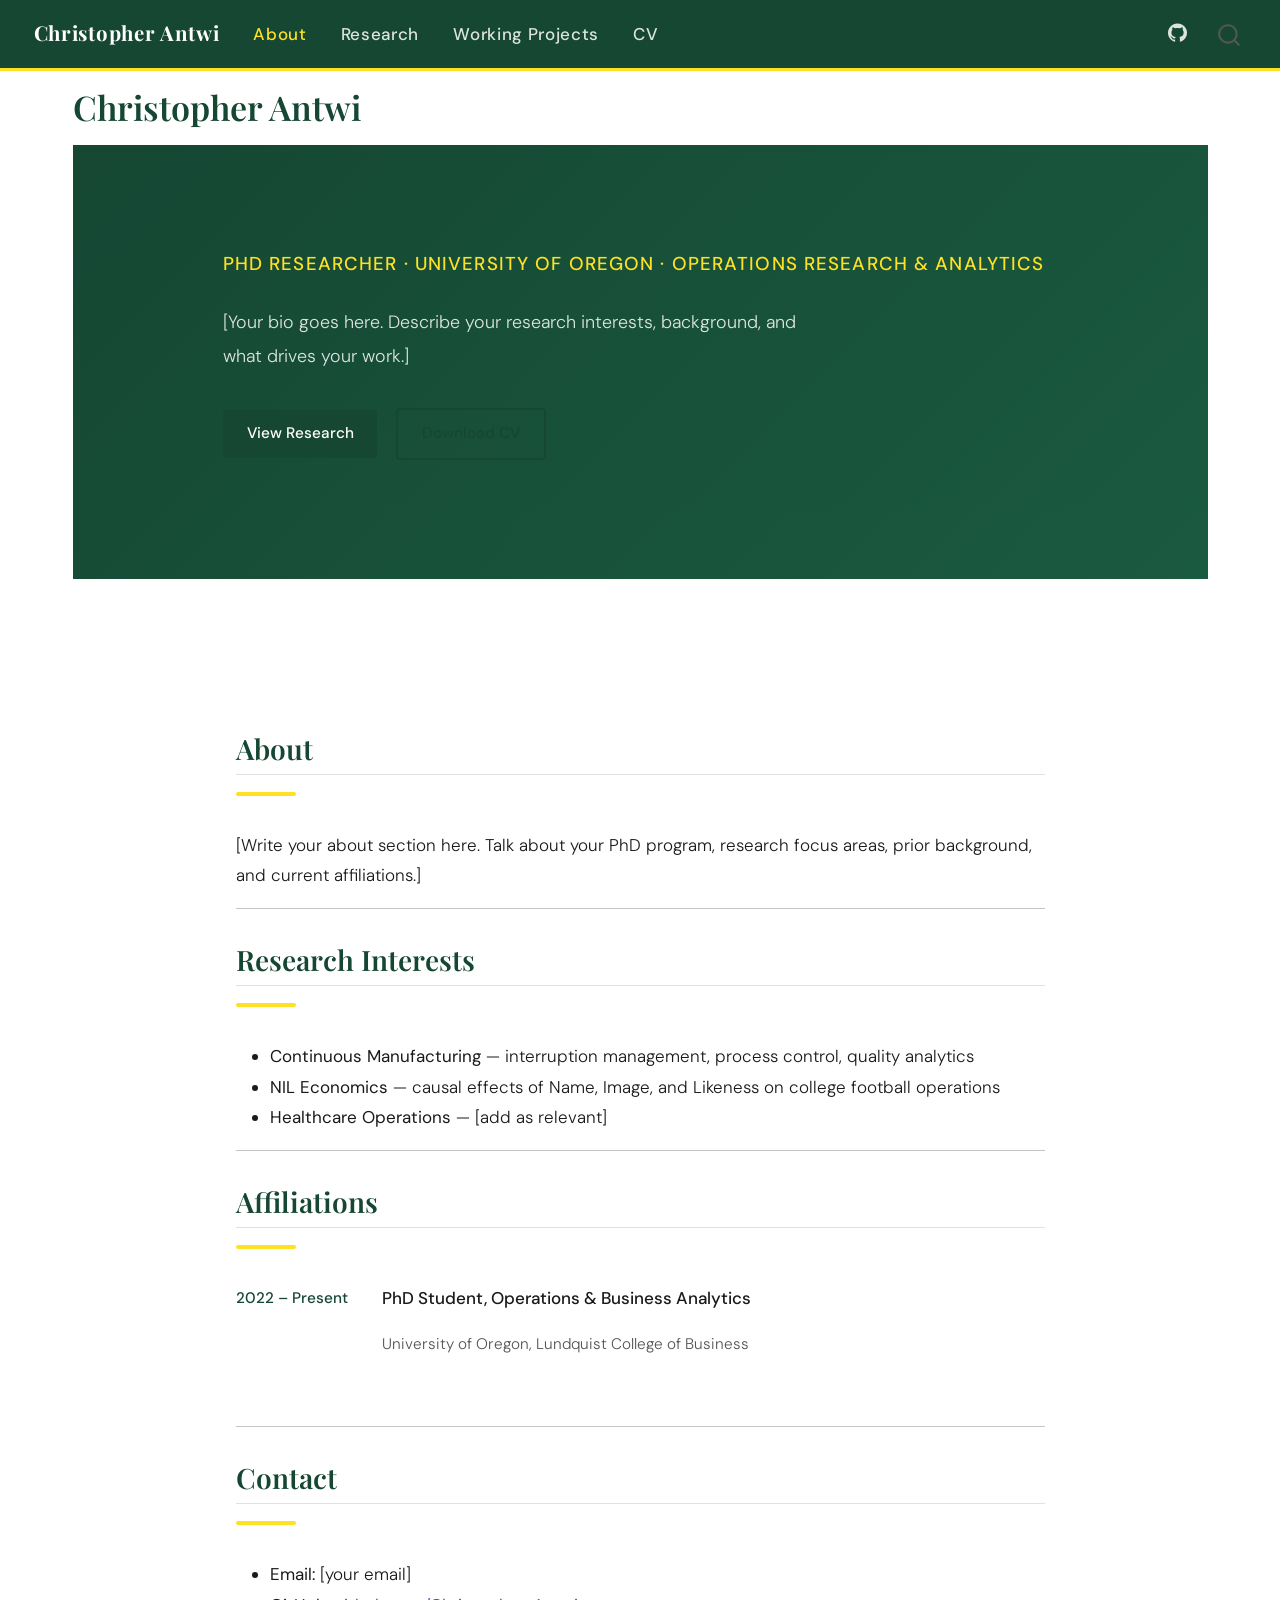
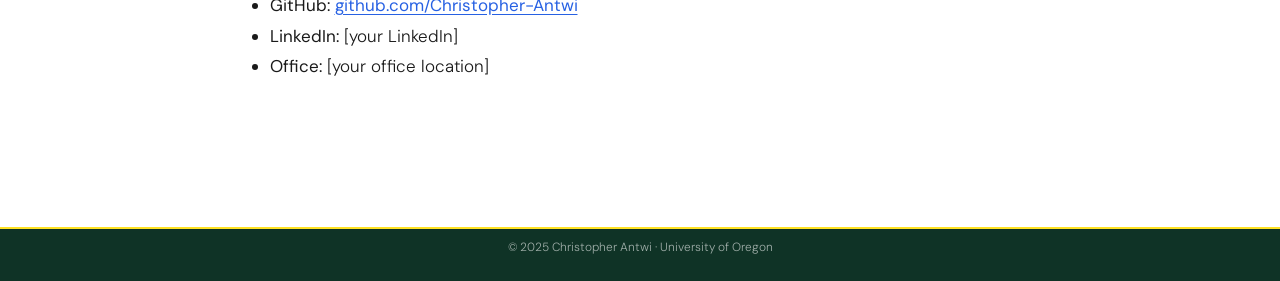
<file: docs/index.html>
<!DOCTYPE html>
<html xmlns="http://www.w3.org/1999/xhtml" lang="en" xml:lang="en"><head>

<meta charset="utf-8">
<meta name="generator" content="quarto-1.8.25">

<meta name="viewport" content="width=device-width, initial-scale=1.0, user-scalable=yes">


<title>Christopher Antwi</title>
<style>
code{white-space: pre-wrap;}
span.smallcaps{font-variant: small-caps;}
div.columns{display: flex; gap: min(4vw, 1.5em);}
div.column{flex: auto; overflow-x: auto;}
div.hanging-indent{margin-left: 1.5em; text-indent: -1.5em;}
ul.task-list{list-style: none;}
ul.task-list li input[type="checkbox"] {
  width: 0.8em;
  margin: 0 0.8em 0.2em -1em; /* quarto-specific, see https://github.com/quarto-dev/quarto-cli/issues/4556 */ 
  vertical-align: middle;
}
</style>


<script src="site_libs/quarto-nav/quarto-nav.js"></script>
<script src="site_libs/quarto-nav/headroom.min.js"></script>
<script src="site_libs/clipboard/clipboard.min.js"></script>
<script src="site_libs/quarto-search/autocomplete.umd.js"></script>
<script src="site_libs/quarto-search/fuse.min.js"></script>
<script src="site_libs/quarto-search/quarto-search.js"></script>
<meta name="quarto:offset" content="./">
<link href="./images/favicon.ico" rel="icon">
<script src="site_libs/quarto-html/quarto.js" type="module"></script>
<script src="site_libs/quarto-html/tabsets/tabsets.js" type="module"></script>
<script src="site_libs/quarto-html/axe/axe-check.js" type="module"></script>
<script src="site_libs/quarto-html/popper.min.js"></script>
<script src="site_libs/quarto-html/tippy.umd.min.js"></script>
<script src="site_libs/quarto-html/anchor.min.js"></script>
<link href="site_libs/quarto-html/tippy.css" rel="stylesheet">
<link href="site_libs/quarto-html/quarto-syntax-highlighting-7b89279ff1a6dce999919e0e67d4d9ec.css" rel="stylesheet" id="quarto-text-highlighting-styles">
<script src="site_libs/bootstrap/bootstrap.min.js"></script>
<link href="site_libs/bootstrap/bootstrap-icons.css" rel="stylesheet">
<link href="site_libs/bootstrap/bootstrap-82390870c9e34b01e50a384bbddfbcf3.min.css" rel="stylesheet" append-hash="true" id="quarto-bootstrap" data-mode="light">
<script id="quarto-search-options" type="application/json">{
  "location": "navbar",
  "copy-button": false,
  "collapse-after": 3,
  "panel-placement": "end",
  "type": "overlay",
  "limit": 50,
  "keyboard-shortcut": [
    "f",
    "/",
    "s"
  ],
  "show-item-context": false,
  "language": {
    "search-no-results-text": "No results",
    "search-matching-documents-text": "matching documents",
    "search-copy-link-title": "Copy link to search",
    "search-hide-matches-text": "Hide additional matches",
    "search-more-match-text": "more match in this document",
    "search-more-matches-text": "more matches in this document",
    "search-clear-button-title": "Clear",
    "search-text-placeholder": "",
    "search-detached-cancel-button-title": "Cancel",
    "search-submit-button-title": "Submit",
    "search-label": "Search"
  }
}</script>
<style>html{ scroll-behavior: smooth; }</style>


<link rel="stylesheet" href="styles.css">
</head>

<body class="nav-fixed quarto-light">

<div id="quarto-search-results"></div>
  <header id="quarto-header" class="headroom fixed-top">
    <nav class="navbar navbar-expand-lg " data-bs-theme="dark">
      <div class="navbar-container container-fluid">
      <div class="navbar-brand-container mx-auto">
    <a href="./index.html" class="navbar-brand navbar-brand-logo">
    </a>
    <a class="navbar-brand" href="./index.html">
    <span class="navbar-title">Christopher Antwi</span>
    </a>
  </div>
            <div id="quarto-search" class="" title="Search"></div>
          <button class="navbar-toggler" type="button" data-bs-toggle="collapse" data-bs-target="#navbarCollapse" aria-controls="navbarCollapse" role="menu" aria-expanded="false" aria-label="Toggle navigation" onclick="if (window.quartoToggleHeadroom) { window.quartoToggleHeadroom(); }">
  <span class="navbar-toggler-icon"></span>
</button>
          <div class="collapse navbar-collapse" id="navbarCollapse">
            <ul class="navbar-nav navbar-nav-scroll me-auto">
  <li class="nav-item">
    <a class="nav-link active" href="./index.html" aria-current="page"> 
<span class="menu-text">About</span></a>
  </li>  
  <li class="nav-item">
    <a class="nav-link" href="./research.html"> 
<span class="menu-text">Research</span></a>
  </li>  
  <li class="nav-item">
    <a class="nav-link" href="./projects.html"> 
<span class="menu-text">Working Projects</span></a>
  </li>  
  <li class="nav-item">
    <a class="nav-link" href="./cv.html"> 
<span class="menu-text">CV</span></a>
  </li>  
</ul>
            <ul class="navbar-nav navbar-nav-scroll ms-auto">
  <li class="nav-item compact">
    <a class="nav-link" href="https://github.com/Christopher-Antwi"> <i class="bi bi-github" role="img" aria-label="GitHub">
</i> 
<span class="menu-text"></span></a>
  </li>  
</ul>
          </div> <!-- /navcollapse -->
            <div class="quarto-navbar-tools">
</div>
      </div> <!-- /container-fluid -->
    </nav>
</header>
<!-- content -->
<div id="quarto-content" class="quarto-container page-columns page-rows-contents page-layout-full page-navbar">
<!-- sidebar -->
<!-- margin-sidebar -->
    
<!-- main -->
<main class="content column-page" id="quarto-document-content"><header id="title-block-header" class="quarto-title-block"><h1 class="title display-7">Christopher Antwi</h1></header>




<div class="hero">
<section id="christopher-antwi" class="level1 container">

<div class="hero-subtitle">
<p>PhD Researcher · University of Oregon · Operations Research &amp; Analytics</p>
</div>
<div class="hero-bio">
<p>[Your bio goes here. Describe your research interests, background, and what drives your work.]</p>
</div>
<p><a href="./research.html" class="btn-uo">View Research</a> <a href="./cv.html" class="btn-uo-outline">Download CV</a></p>
</section>
</div>
<div class="page-content">
<section id="about" class="level2">
<h2 class="anchored" data-anchor-id="about">About</h2>
<div class="section-divider">

</div>
<p>[Write your about section here. Talk about your PhD program, research focus areas, prior background, and current affiliations.]</p>
<hr>
</section>
<section id="research-interests" class="level2">
<h2 class="anchored" data-anchor-id="research-interests">Research Interests</h2>
<div class="section-divider">

</div>
<ul>
<li><strong>Continuous Manufacturing</strong> — interruption management, process control, quality analytics</li>
<li><strong>NIL Economics</strong> — causal effects of Name, Image, and Likeness on college football operations</li>
<li><strong>Healthcare Operations</strong> — [add as relevant]</li>
</ul>
<hr>
</section>
<section id="affiliations" class="level2">
<h2 class="anchored" data-anchor-id="affiliations">Affiliations</h2>
<div class="section-divider">

</div>
<div class="cv-section">
<div class="cv-item">
<div class="cv-year">
<p>2022 – Present</p>
</div>
<div class="cv-content">
<div class="cv-role">
<p>PhD Student, Operations &amp; Business Analytics</p>
</div>
<div class="cv-org">
<p>University of Oregon, Lundquist College of Business</p>
</div>
</div>
</div>
</div>
<hr>
</section>
<section id="contact" class="level2">
<h2 class="anchored" data-anchor-id="contact">Contact</h2>
<div class="section-divider">

</div>
<ul>
<li><strong>Email:</strong> [your email]</li>
<li><strong>GitHub:</strong> <a href="https://github.com/Christopher-Antwi">github.com/Christopher-Antwi</a></li>
<li><strong>LinkedIn:</strong> [your LinkedIn]</li>
<li><strong>Office:</strong> [your office location]</li>
</ul>
</section>
</div>



</main> <!-- /main -->
<script id="quarto-html-after-body" type="application/javascript">
  window.document.addEventListener("DOMContentLoaded", function (event) {
    const icon = "";
    const anchorJS = new window.AnchorJS();
    anchorJS.options = {
      placement: 'right',
      icon: icon
    };
    anchorJS.add('.anchored');
    const isCodeAnnotation = (el) => {
      for (const clz of el.classList) {
        if (clz.startsWith('code-annotation-')) {                     
          return true;
        }
      }
      return false;
    }
    const onCopySuccess = function(e) {
      // button target
      const button = e.trigger;
      // don't keep focus
      button.blur();
      // flash "checked"
      button.classList.add('code-copy-button-checked');
      var currentTitle = button.getAttribute("title");
      button.setAttribute("title", "Copied!");
      let tooltip;
      if (window.bootstrap) {
        button.setAttribute("data-bs-toggle", "tooltip");
        button.setAttribute("data-bs-placement", "left");
        button.setAttribute("data-bs-title", "Copied!");
        tooltip = new bootstrap.Tooltip(button, 
          { trigger: "manual", 
            customClass: "code-copy-button-tooltip",
            offset: [0, -8]});
        tooltip.show();    
      }
      setTimeout(function() {
        if (tooltip) {
          tooltip.hide();
          button.removeAttribute("data-bs-title");
          button.removeAttribute("data-bs-toggle");
          button.removeAttribute("data-bs-placement");
        }
        button.setAttribute("title", currentTitle);
        button.classList.remove('code-copy-button-checked');
      }, 1000);
      // clear code selection
      e.clearSelection();
    }
    const getTextToCopy = function(trigger) {
      const outerScaffold = trigger.parentElement.cloneNode(true);
      const codeEl = outerScaffold.querySelector('code');
      for (const childEl of codeEl.children) {
        if (isCodeAnnotation(childEl)) {
          childEl.remove();
        }
      }
      return codeEl.innerText;
    }
    const clipboard = new window.ClipboardJS('.code-copy-button:not([data-in-quarto-modal])', {
      text: getTextToCopy
    });
    clipboard.on('success', onCopySuccess);
    if (window.document.getElementById('quarto-embedded-source-code-modal')) {
      const clipboardModal = new window.ClipboardJS('.code-copy-button[data-in-quarto-modal]', {
        text: getTextToCopy,
        container: window.document.getElementById('quarto-embedded-source-code-modal')
      });
      clipboardModal.on('success', onCopySuccess);
    }
      var localhostRegex = new RegExp(/^(?:http|https):\/\/localhost\:?[0-9]*\//);
      var mailtoRegex = new RegExp(/^mailto:/);
        var filterRegex = new RegExp('/' + window.location.host + '/');
      var isInternal = (href) => {
          return filterRegex.test(href) || localhostRegex.test(href) || mailtoRegex.test(href);
      }
      // Inspect non-navigation links and adorn them if external
     var links = window.document.querySelectorAll('a[href]:not(.nav-link):not(.navbar-brand):not(.toc-action):not(.sidebar-link):not(.sidebar-item-toggle):not(.pagination-link):not(.no-external):not([aria-hidden]):not(.dropdown-item):not(.quarto-navigation-tool):not(.about-link)');
      for (var i=0; i<links.length; i++) {
        const link = links[i];
        if (!isInternal(link.href)) {
          // undo the damage that might have been done by quarto-nav.js in the case of
          // links that we want to consider external
          if (link.dataset.originalHref !== undefined) {
            link.href = link.dataset.originalHref;
          }
        }
      }
    function tippyHover(el, contentFn, onTriggerFn, onUntriggerFn) {
      const config = {
        allowHTML: true,
        maxWidth: 500,
        delay: 100,
        arrow: false,
        appendTo: function(el) {
            return el.parentElement;
        },
        interactive: true,
        interactiveBorder: 10,
        theme: 'quarto',
        placement: 'bottom-start',
      };
      if (contentFn) {
        config.content = contentFn;
      }
      if (onTriggerFn) {
        config.onTrigger = onTriggerFn;
      }
      if (onUntriggerFn) {
        config.onUntrigger = onUntriggerFn;
      }
      window.tippy(el, config); 
    }
    const noterefs = window.document.querySelectorAll('a[role="doc-noteref"]');
    for (var i=0; i<noterefs.length; i++) {
      const ref = noterefs[i];
      tippyHover(ref, function() {
        // use id or data attribute instead here
        let href = ref.getAttribute('data-footnote-href') || ref.getAttribute('href');
        try { href = new URL(href).hash; } catch {}
        const id = href.replace(/^#\/?/, "");
        const note = window.document.getElementById(id);
        if (note) {
          return note.innerHTML;
        } else {
          return "";
        }
      });
    }
    const xrefs = window.document.querySelectorAll('a.quarto-xref');
    const processXRef = (id, note) => {
      // Strip column container classes
      const stripColumnClz = (el) => {
        el.classList.remove("page-full", "page-columns");
        if (el.children) {
          for (const child of el.children) {
            stripColumnClz(child);
          }
        }
      }
      stripColumnClz(note)
      if (id === null || id.startsWith('sec-')) {
        // Special case sections, only their first couple elements
        const container = document.createElement("div");
        if (note.children && note.children.length > 2) {
          container.appendChild(note.children[0].cloneNode(true));
          for (let i = 1; i < note.children.length; i++) {
            const child = note.children[i];
            if (child.tagName === "P" && child.innerText === "") {
              continue;
            } else {
              container.appendChild(child.cloneNode(true));
              break;
            }
          }
          if (window.Quarto?.typesetMath) {
            window.Quarto.typesetMath(container);
          }
          return container.innerHTML
        } else {
          if (window.Quarto?.typesetMath) {
            window.Quarto.typesetMath(note);
          }
          return note.innerHTML;
        }
      } else {
        // Remove any anchor links if they are present
        const anchorLink = note.querySelector('a.anchorjs-link');
        if (anchorLink) {
          anchorLink.remove();
        }
        if (window.Quarto?.typesetMath) {
          window.Quarto.typesetMath(note);
        }
        if (note.classList.contains("callout")) {
          return note.outerHTML;
        } else {
          return note.innerHTML;
        }
      }
    }
    for (var i=0; i<xrefs.length; i++) {
      const xref = xrefs[i];
      tippyHover(xref, undefined, function(instance) {
        instance.disable();
        let url = xref.getAttribute('href');
        let hash = undefined; 
        if (url.startsWith('#')) {
          hash = url;
        } else {
          try { hash = new URL(url).hash; } catch {}
        }
        if (hash) {
          const id = hash.replace(/^#\/?/, "");
          const note = window.document.getElementById(id);
          if (note !== null) {
            try {
              const html = processXRef(id, note.cloneNode(true));
              instance.setContent(html);
            } finally {
              instance.enable();
              instance.show();
            }
          } else {
            // See if we can fetch this
            fetch(url.split('#')[0])
            .then(res => res.text())
            .then(html => {
              const parser = new DOMParser();
              const htmlDoc = parser.parseFromString(html, "text/html");
              const note = htmlDoc.getElementById(id);
              if (note !== null) {
                const html = processXRef(id, note);
                instance.setContent(html);
              } 
            }).finally(() => {
              instance.enable();
              instance.show();
            });
          }
        } else {
          // See if we can fetch a full url (with no hash to target)
          // This is a special case and we should probably do some content thinning / targeting
          fetch(url)
          .then(res => res.text())
          .then(html => {
            const parser = new DOMParser();
            const htmlDoc = parser.parseFromString(html, "text/html");
            const note = htmlDoc.querySelector('main.content');
            if (note !== null) {
              // This should only happen for chapter cross references
              // (since there is no id in the URL)
              // remove the first header
              if (note.children.length > 0 && note.children[0].tagName === "HEADER") {
                note.children[0].remove();
              }
              const html = processXRef(null, note);
              instance.setContent(html);
            } 
          }).finally(() => {
            instance.enable();
            instance.show();
          });
        }
      }, function(instance) {
      });
    }
        let selectedAnnoteEl;
        const selectorForAnnotation = ( cell, annotation) => {
          let cellAttr = 'data-code-cell="' + cell + '"';
          let lineAttr = 'data-code-annotation="' +  annotation + '"';
          const selector = 'span[' + cellAttr + '][' + lineAttr + ']';
          return selector;
        }
        const selectCodeLines = (annoteEl) => {
          const doc = window.document;
          const targetCell = annoteEl.getAttribute("data-target-cell");
          const targetAnnotation = annoteEl.getAttribute("data-target-annotation");
          const annoteSpan = window.document.querySelector(selectorForAnnotation(targetCell, targetAnnotation));
          const lines = annoteSpan.getAttribute("data-code-lines").split(",");
          const lineIds = lines.map((line) => {
            return targetCell + "-" + line;
          })
          let top = null;
          let height = null;
          let parent = null;
          if (lineIds.length > 0) {
              //compute the position of the single el (top and bottom and make a div)
              const el = window.document.getElementById(lineIds[0]);
              top = el.offsetTop;
              height = el.offsetHeight;
              parent = el.parentElement.parentElement;
            if (lineIds.length > 1) {
              const lastEl = window.document.getElementById(lineIds[lineIds.length - 1]);
              const bottom = lastEl.offsetTop + lastEl.offsetHeight;
              height = bottom - top;
            }
            if (top !== null && height !== null && parent !== null) {
              // cook up a div (if necessary) and position it 
              let div = window.document.getElementById("code-annotation-line-highlight");
              if (div === null) {
                div = window.document.createElement("div");
                div.setAttribute("id", "code-annotation-line-highlight");
                div.style.position = 'absolute';
                parent.appendChild(div);
              }
              div.style.top = top - 2 + "px";
              div.style.height = height + 4 + "px";
              div.style.left = 0;
              let gutterDiv = window.document.getElementById("code-annotation-line-highlight-gutter");
              if (gutterDiv === null) {
                gutterDiv = window.document.createElement("div");
                gutterDiv.setAttribute("id", "code-annotation-line-highlight-gutter");
                gutterDiv.style.position = 'absolute';
                const codeCell = window.document.getElementById(targetCell);
                const gutter = codeCell.querySelector('.code-annotation-gutter');
                gutter.appendChild(gutterDiv);
              }
              gutterDiv.style.top = top - 2 + "px";
              gutterDiv.style.height = height + 4 + "px";
            }
            selectedAnnoteEl = annoteEl;
          }
        };
        const unselectCodeLines = () => {
          const elementsIds = ["code-annotation-line-highlight", "code-annotation-line-highlight-gutter"];
          elementsIds.forEach((elId) => {
            const div = window.document.getElementById(elId);
            if (div) {
              div.remove();
            }
          });
          selectedAnnoteEl = undefined;
        };
          // Handle positioning of the toggle
      window.addEventListener(
        "resize",
        throttle(() => {
          elRect = undefined;
          if (selectedAnnoteEl) {
            selectCodeLines(selectedAnnoteEl);
          }
        }, 10)
      );
      function throttle(fn, ms) {
      let throttle = false;
      let timer;
        return (...args) => {
          if(!throttle) { // first call gets through
              fn.apply(this, args);
              throttle = true;
          } else { // all the others get throttled
              if(timer) clearTimeout(timer); // cancel #2
              timer = setTimeout(() => {
                fn.apply(this, args);
                timer = throttle = false;
              }, ms);
          }
        };
      }
        // Attach click handler to the DT
        const annoteDls = window.document.querySelectorAll('dt[data-target-cell]');
        for (const annoteDlNode of annoteDls) {
          annoteDlNode.addEventListener('click', (event) => {
            const clickedEl = event.target;
            if (clickedEl !== selectedAnnoteEl) {
              unselectCodeLines();
              const activeEl = window.document.querySelector('dt[data-target-cell].code-annotation-active');
              if (activeEl) {
                activeEl.classList.remove('code-annotation-active');
              }
              selectCodeLines(clickedEl);
              clickedEl.classList.add('code-annotation-active');
            } else {
              // Unselect the line
              unselectCodeLines();
              clickedEl.classList.remove('code-annotation-active');
            }
          });
        }
    const findCites = (el) => {
      const parentEl = el.parentElement;
      if (parentEl) {
        const cites = parentEl.dataset.cites;
        if (cites) {
          return {
            el,
            cites: cites.split(' ')
          };
        } else {
          return findCites(el.parentElement)
        }
      } else {
        return undefined;
      }
    };
    var bibliorefs = window.document.querySelectorAll('a[role="doc-biblioref"]');
    for (var i=0; i<bibliorefs.length; i++) {
      const ref = bibliorefs[i];
      const citeInfo = findCites(ref);
      if (citeInfo) {
        tippyHover(citeInfo.el, function() {
          var popup = window.document.createElement('div');
          citeInfo.cites.forEach(function(cite) {
            var citeDiv = window.document.createElement('div');
            citeDiv.classList.add('hanging-indent');
            citeDiv.classList.add('csl-entry');
            var biblioDiv = window.document.getElementById('ref-' + cite);
            if (biblioDiv) {
              citeDiv.innerHTML = biblioDiv.innerHTML;
            }
            popup.appendChild(citeDiv);
          });
          return popup.innerHTML;
        });
      }
    }
  });
  </script>
</div> <!-- /content -->
<footer class="footer">
  <div class="nav-footer">
    <div class="nav-footer-left">
      &nbsp;
    </div>   
    <div class="nav-footer-center">
<p>© 2025 Christopher Antwi · University of Oregon</p>
</div>
    <div class="nav-footer-right">
      &nbsp;
    </div>
  </div>
</footer>




<script src="site_libs/quarto-html/zenscroll-min.js"></script>
</body></html>
</file>
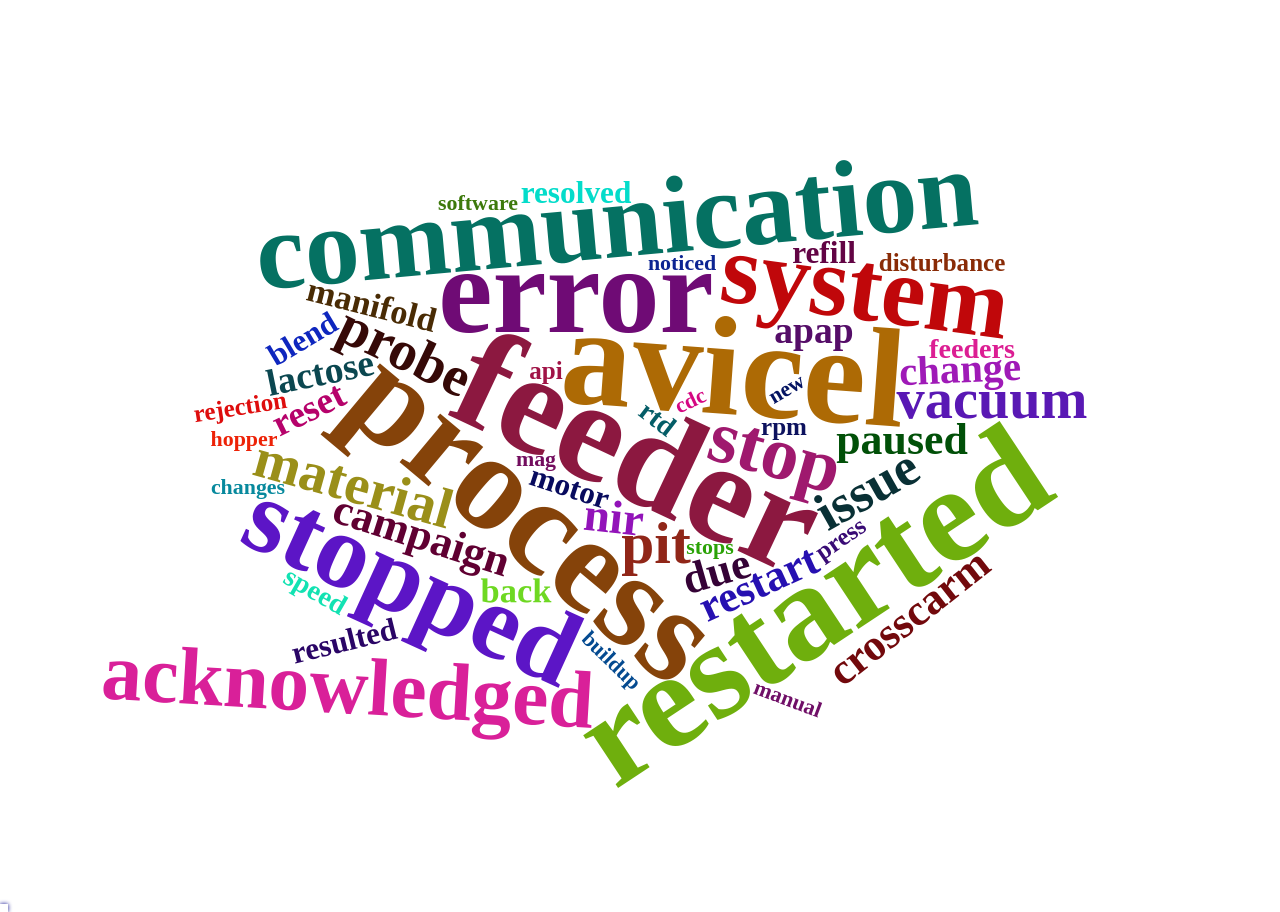
<file: logbook_wordcloud.html>
<!DOCTYPE html>
<html>
<head>
<meta charset="utf-8" />
<title>wordcloud2</title>
<style type="text/css">@layer htmltools {
.html-fill-container {
display: flex;
flex-direction: column;

min-height: 0;
min-width: 0;
}
.html-fill-container > .html-fill-item {

flex: 1 1 auto;
min-height: 0;
min-width: 0;
}
.html-fill-container > :not(.html-fill-item) {

flex: 0 0 auto;
}
}
</style>
<script>(function() {
  // If window.HTMLWidgets is already defined, then use it; otherwise create a
  // new object. This allows preceding code to set options that affect the
  // initialization process (though none currently exist).
  window.HTMLWidgets = window.HTMLWidgets || {};

  // See if we're running in a viewer pane. If not, we're in a web browser.
  var viewerMode = window.HTMLWidgets.viewerMode =
      /\bviewer_pane=1\b/.test(window.location);

  // See if we're running in Shiny mode. If not, it's a static document.
  // Note that static widgets can appear in both Shiny and static modes, but
  // obviously, Shiny widgets can only appear in Shiny apps/documents.
  var shinyMode = window.HTMLWidgets.shinyMode =
      typeof(window.Shiny) !== "undefined" && !!window.Shiny.outputBindings;

  // We can't count on jQuery being available, so we implement our own
  // version if necessary.
  function querySelectorAll(scope, selector) {
    if (typeof(jQuery) !== "undefined" && scope instanceof jQuery) {
      return scope.find(selector);
    }
    if (scope.querySelectorAll) {
      return scope.querySelectorAll(selector);
    }
  }

  function asArray(value) {
    if (value === null)
      return [];
    if ($.isArray(value))
      return value;
    return [value];
  }

  // Implement jQuery's extend
  function extend(target /*, ... */) {
    if (arguments.length == 1) {
      return target;
    }
    for (var i = 1; i < arguments.length; i++) {
      var source = arguments[i];
      for (var prop in source) {
        if (source.hasOwnProperty(prop)) {
          target[prop] = source[prop];
        }
      }
    }
    return target;
  }

  // IE8 doesn't support Array.forEach.
  function forEach(values, callback, thisArg) {
    if (values.forEach) {
      values.forEach(callback, thisArg);
    } else {
      for (var i = 0; i < values.length; i++) {
        callback.call(thisArg, values[i], i, values);
      }
    }
  }

  // Replaces the specified method with the return value of funcSource.
  //
  // Note that funcSource should not BE the new method, it should be a function
  // that RETURNS the new method. funcSource receives a single argument that is
  // the overridden method, it can be called from the new method. The overridden
  // method can be called like a regular function, it has the target permanently
  // bound to it so "this" will work correctly.
  function overrideMethod(target, methodName, funcSource) {
    var superFunc = target[methodName] || function() {};
    var superFuncBound = function() {
      return superFunc.apply(target, arguments);
    };
    target[methodName] = funcSource(superFuncBound);
  }

  // Add a method to delegator that, when invoked, calls
  // delegatee.methodName. If there is no such method on
  // the delegatee, but there was one on delegator before
  // delegateMethod was called, then the original version
  // is invoked instead.
  // For example:
  //
  // var a = {
  //   method1: function() { console.log('a1'); }
  //   method2: function() { console.log('a2'); }
  // };
  // var b = {
  //   method1: function() { console.log('b1'); }
  // };
  // delegateMethod(a, b, "method1");
  // delegateMethod(a, b, "method2");
  // a.method1();
  // a.method2();
  //
  // The output would be "b1", "a2".
  function delegateMethod(delegator, delegatee, methodName) {
    var inherited = delegator[methodName];
    delegator[methodName] = function() {
      var target = delegatee;
      var method = delegatee[methodName];

      // The method doesn't exist on the delegatee. Instead,
      // call the method on the delegator, if it exists.
      if (!method) {
        target = delegator;
        method = inherited;
      }

      if (method) {
        return method.apply(target, arguments);
      }
    };
  }

  // Implement a vague facsimilie of jQuery's data method
  function elementData(el, name, value) {
    if (arguments.length == 2) {
      return el["htmlwidget_data_" + name];
    } else if (arguments.length == 3) {
      el["htmlwidget_data_" + name] = value;
      return el;
    } else {
      throw new Error("Wrong number of arguments for elementData: " +
        arguments.length);
    }
  }

  // http://stackoverflow.com/questions/3446170/escape-string-for-use-in-javascript-regex
  function escapeRegExp(str) {
    return str.replace(/[\-\[\]\/\{\}\(\)\*\+\?\.\\\^\$\|]/g, "\\$&");
  }

  function hasClass(el, className) {
    var re = new RegExp("\\b" + escapeRegExp(className) + "\\b");
    return re.test(el.className);
  }

  // elements - array (or array-like object) of HTML elements
  // className - class name to test for
  // include - if true, only return elements with given className;
  //   if false, only return elements *without* given className
  function filterByClass(elements, className, include) {
    var results = [];
    for (var i = 0; i < elements.length; i++) {
      if (hasClass(elements[i], className) == include)
        results.push(elements[i]);
    }
    return results;
  }

  function on(obj, eventName, func) {
    if (obj.addEventListener) {
      obj.addEventListener(eventName, func, false);
    } else if (obj.attachEvent) {
      obj.attachEvent(eventName, func);
    }
  }

  function off(obj, eventName, func) {
    if (obj.removeEventListener)
      obj.removeEventListener(eventName, func, false);
    else if (obj.detachEvent) {
      obj.detachEvent(eventName, func);
    }
  }

  // Translate array of values to top/right/bottom/left, as usual with
  // the "padding" CSS property
  // https://developer.mozilla.org/en-US/docs/Web/CSS/padding
  function unpackPadding(value) {
    if (typeof(value) === "number")
      value = [value];
    if (value.length === 1) {
      return {top: value[0], right: value[0], bottom: value[0], left: value[0]};
    }
    if (value.length === 2) {
      return {top: value[0], right: value[1], bottom: value[0], left: value[1]};
    }
    if (value.length === 3) {
      return {top: value[0], right: value[1], bottom: value[2], left: value[1]};
    }
    if (value.length === 4) {
      return {top: value[0], right: value[1], bottom: value[2], left: value[3]};
    }
  }

  // Convert an unpacked padding object to a CSS value
  function paddingToCss(paddingObj) {
    return paddingObj.top + "px " + paddingObj.right + "px " + paddingObj.bottom + "px " + paddingObj.left + "px";
  }

  // Makes a number suitable for CSS
  function px(x) {
    if (typeof(x) === "number")
      return x + "px";
    else
      return x;
  }

  // Retrieves runtime widget sizing information for an element.
  // The return value is either null, or an object with fill, padding,
  // defaultWidth, defaultHeight fields.
  function sizingPolicy(el) {
    var sizingEl = document.querySelector("script[data-for='" + el.id + "'][type='application/htmlwidget-sizing']");
    if (!sizingEl)
      return null;
    var sp = JSON.parse(sizingEl.textContent || sizingEl.text || "{}");
    if (viewerMode) {
      return sp.viewer;
    } else {
      return sp.browser;
    }
  }

  // @param tasks Array of strings (or falsy value, in which case no-op).
  //   Each element must be a valid JavaScript expression that yields a
  //   function. Or, can be an array of objects with "code" and "data"
  //   properties; in this case, the "code" property should be a string
  //   of JS that's an expr that yields a function, and "data" should be
  //   an object that will be added as an additional argument when that
  //   function is called.
  // @param target The object that will be "this" for each function
  //   execution.
  // @param args Array of arguments to be passed to the functions. (The
  //   same arguments will be passed to all functions.)
  function evalAndRun(tasks, target, args) {
    if (tasks) {
      forEach(tasks, function(task) {
        var theseArgs = args;
        if (typeof(task) === "object") {
          theseArgs = theseArgs.concat([task.data]);
          task = task.code;
        }
        var taskFunc = tryEval(task);
        if (typeof(taskFunc) !== "function") {
          throw new Error("Task must be a function! Source:\n" + task);
        }
        taskFunc.apply(target, theseArgs);
      });
    }
  }

  // Attempt eval() both with and without enclosing in parentheses.
  // Note that enclosing coerces a function declaration into
  // an expression that eval() can parse
  // (otherwise, a SyntaxError is thrown)
  function tryEval(code) {
    var result = null;
    try {
      result = eval("(" + code + ")");
    } catch(error) {
      if (!(error instanceof SyntaxError)) {
        throw error;
      }
      try {
        result = eval(code);
      } catch(e) {
        if (e instanceof SyntaxError) {
          throw error;
        } else {
          throw e;
        }
      }
    }
    return result;
  }

  function initSizing(el) {
    var sizing = sizingPolicy(el);
    if (!sizing)
      return;

    var cel = document.getElementById("htmlwidget_container");
    if (!cel)
      return;

    if (typeof(sizing.padding) !== "undefined") {
      document.body.style.margin = "0";
      document.body.style.padding = paddingToCss(unpackPadding(sizing.padding));
    }

    if (sizing.fill) {
      document.body.style.overflow = "hidden";
      document.body.style.width = "100%";
      document.body.style.height = "100%";
      document.documentElement.style.width = "100%";
      document.documentElement.style.height = "100%";
      cel.style.position = "absolute";
      var pad = unpackPadding(sizing.padding);
      cel.style.top = pad.top + "px";
      cel.style.right = pad.right + "px";
      cel.style.bottom = pad.bottom + "px";
      cel.style.left = pad.left + "px";
      el.style.width = "100%";
      el.style.height = "100%";

      return {
        getWidth: function() { return cel.getBoundingClientRect().width; },
        getHeight: function() { return cel.getBoundingClientRect().height; }
      };

    } else {
      el.style.width = px(sizing.width);
      el.style.height = px(sizing.height);

      return {
        getWidth: function() { return cel.getBoundingClientRect().width; },
        getHeight: function() { return cel.getBoundingClientRect().height; }
      };
    }
  }

  // Default implementations for methods
  var defaults = {
    find: function(scope) {
      return querySelectorAll(scope, "." + this.name);
    },
    renderError: function(el, err) {
      var $el = $(el);

      this.clearError(el);

      // Add all these error classes, as Shiny does
      var errClass = "shiny-output-error";
      if (err.type !== null) {
        // use the classes of the error condition as CSS class names
        errClass = errClass + " " + $.map(asArray(err.type), function(type) {
          return errClass + "-" + type;
        }).join(" ");
      }
      errClass = errClass + " htmlwidgets-error";

      // Is el inline or block? If inline or inline-block, just display:none it
      // and add an inline error.
      var display = $el.css("display");
      $el.data("restore-display-mode", display);

      if (display === "inline" || display === "inline-block") {
        $el.hide();
        if (err.message !== "") {
          var errorSpan = $("<span>").addClass(errClass);
          errorSpan.text(err.message);
          $el.after(errorSpan);
        }
      } else if (display === "block") {
        // If block, add an error just after the el, set visibility:none on the
        // el, and position the error to be on top of the el.
        // Mark it with a unique ID and CSS class so we can remove it later.
        $el.css("visibility", "hidden");
        if (err.message !== "") {
          var errorDiv = $("<div>").addClass(errClass).css("position", "absolute")
            .css("top", el.offsetTop)
            .css("left", el.offsetLeft)
            // setting width can push out the page size, forcing otherwise
            // unnecessary scrollbars to appear and making it impossible for
            // the element to shrink; so use max-width instead
            .css("maxWidth", el.offsetWidth)
            .css("height", el.offsetHeight);
          errorDiv.text(err.message);
          $el.after(errorDiv);

          // Really dumb way to keep the size/position of the error in sync with
          // the parent element as the window is resized or whatever.
          var intId = setInterval(function() {
            if (!errorDiv[0].parentElement) {
              clearInterval(intId);
              return;
            }
            errorDiv
              .css("top", el.offsetTop)
              .css("left", el.offsetLeft)
              .css("maxWidth", el.offsetWidth)
              .css("height", el.offsetHeight);
          }, 500);
        }
      }
    },
    clearError: function(el) {
      var $el = $(el);
      var display = $el.data("restore-display-mode");
      $el.data("restore-display-mode", null);

      if (display === "inline" || display === "inline-block") {
        if (display)
          $el.css("display", display);
        $(el.nextSibling).filter(".htmlwidgets-error").remove();
      } else if (display === "block"){
        $el.css("visibility", "inherit");
        $(el.nextSibling).filter(".htmlwidgets-error").remove();
      }
    },
    sizing: {}
  };

  // Called by widget bindings to register a new type of widget. The definition
  // object can contain the following properties:
  // - name (required) - A string indicating the binding name, which will be
  //   used by default as the CSS classname to look for.
  // - initialize (optional) - A function(el) that will be called once per
  //   widget element; if a value is returned, it will be passed as the third
  //   value to renderValue.
  // - renderValue (required) - A function(el, data, initValue) that will be
  //   called with data. Static contexts will cause this to be called once per
  //   element; Shiny apps will cause this to be called multiple times per
  //   element, as the data changes.
  window.HTMLWidgets.widget = function(definition) {
    if (!definition.name) {
      throw new Error("Widget must have a name");
    }
    if (!definition.type) {
      throw new Error("Widget must have a type");
    }
    // Currently we only support output widgets
    if (definition.type !== "output") {
      throw new Error("Unrecognized widget type '" + definition.type + "'");
    }
    // TODO: Verify that .name is a valid CSS classname

    // Support new-style instance-bound definitions. Old-style class-bound
    // definitions have one widget "object" per widget per type/class of
    // widget; the renderValue and resize methods on such widget objects
    // take el and instance arguments, because the widget object can't
    // store them. New-style instance-bound definitions have one widget
    // object per widget instance; the definition that's passed in doesn't
    // provide renderValue or resize methods at all, just the single method
    //   factory(el, width, height)
    // which returns an object that has renderValue(x) and resize(w, h).
    // This enables a far more natural programming style for the widget
    // author, who can store per-instance state using either OO-style
    // instance fields or functional-style closure variables (I guess this
    // is in contrast to what can only be called C-style pseudo-OO which is
    // what we required before).
    if (definition.factory) {
      definition = createLegacyDefinitionAdapter(definition);
    }

    if (!definition.renderValue) {
      throw new Error("Widget must have a renderValue function");
    }

    // For static rendering (non-Shiny), use a simple widget registration
    // scheme. We also use this scheme for Shiny apps/documents that also
    // contain static widgets.
    window.HTMLWidgets.widgets = window.HTMLWidgets.widgets || [];
    // Merge defaults into the definition; don't mutate the original definition.
    var staticBinding = extend({}, defaults, definition);
    overrideMethod(staticBinding, "find", function(superfunc) {
      return function(scope) {
        var results = superfunc(scope);
        // Filter out Shiny outputs, we only want the static kind
        return filterByClass(results, "html-widget-output", false);
      };
    });
    window.HTMLWidgets.widgets.push(staticBinding);

    if (shinyMode) {
      // Shiny is running. Register the definition with an output binding.
      // The definition itself will not be the output binding, instead
      // we will make an output binding object that delegates to the
      // definition. This is because we foolishly used the same method
      // name (renderValue) for htmlwidgets definition and Shiny bindings
      // but they actually have quite different semantics (the Shiny
      // bindings receive data that includes lots of metadata that it
      // strips off before calling htmlwidgets renderValue). We can't
      // just ignore the difference because in some widgets it's helpful
      // to call this.renderValue() from inside of resize(), and if
      // we're not delegating, then that call will go to the Shiny
      // version instead of the htmlwidgets version.

      // Merge defaults with definition, without mutating either.
      var bindingDef = extend({}, defaults, definition);

      // This object will be our actual Shiny binding.
      var shinyBinding = new Shiny.OutputBinding();

      // With a few exceptions, we'll want to simply use the bindingDef's
      // version of methods if they are available, otherwise fall back to
      // Shiny's defaults. NOTE: If Shiny's output bindings gain additional
      // methods in the future, and we want them to be overrideable by
      // HTMLWidget binding definitions, then we'll need to add them to this
      // list.
      delegateMethod(shinyBinding, bindingDef, "getId");
      delegateMethod(shinyBinding, bindingDef, "onValueChange");
      delegateMethod(shinyBinding, bindingDef, "onValueError");
      delegateMethod(shinyBinding, bindingDef, "renderError");
      delegateMethod(shinyBinding, bindingDef, "clearError");
      delegateMethod(shinyBinding, bindingDef, "showProgress");

      // The find, renderValue, and resize are handled differently, because we
      // want to actually decorate the behavior of the bindingDef methods.

      shinyBinding.find = function(scope) {
        var results = bindingDef.find(scope);

        // Only return elements that are Shiny outputs, not static ones
        var dynamicResults = results.filter(".html-widget-output");

        // It's possible that whatever caused Shiny to think there might be
        // new dynamic outputs, also caused there to be new static outputs.
        // Since there might be lots of different htmlwidgets bindings, we
        // schedule execution for later--no need to staticRender multiple
        // times.
        if (results.length !== dynamicResults.length)
          scheduleStaticRender();

        return dynamicResults;
      };

      // Wrap renderValue to handle initialization, which unfortunately isn't
      // supported natively by Shiny at the time of this writing.

      shinyBinding.renderValue = function(el, data) {
        Shiny.renderDependencies(data.deps);
        // Resolve strings marked as javascript literals to objects
        if (!(data.evals instanceof Array)) data.evals = [data.evals];
        for (var i = 0; data.evals && i < data.evals.length; i++) {
          window.HTMLWidgets.evaluateStringMember(data.x, data.evals[i]);
        }
        if (!bindingDef.renderOnNullValue) {
          if (data.x === null) {
            el.style.visibility = "hidden";
            return;
          } else {
            el.style.visibility = "inherit";
          }
        }
        if (!elementData(el, "initialized")) {
          initSizing(el);

          elementData(el, "initialized", true);
          if (bindingDef.initialize) {
            var rect = el.getBoundingClientRect();
            var result = bindingDef.initialize(el, rect.width, rect.height);
            elementData(el, "init_result", result);
          }
        }
        bindingDef.renderValue(el, data.x, elementData(el, "init_result"));
        evalAndRun(data.jsHooks.render, elementData(el, "init_result"), [el, data.x]);
      };

      // Only override resize if bindingDef implements it
      if (bindingDef.resize) {
        shinyBinding.resize = function(el, width, height) {
          // Shiny can call resize before initialize/renderValue have been
          // called, which doesn't make sense for widgets.
          if (elementData(el, "initialized")) {
            bindingDef.resize(el, width, height, elementData(el, "init_result"));
          }
        };
      }

      Shiny.outputBindings.register(shinyBinding, bindingDef.name);
    }
  };

  var scheduleStaticRenderTimerId = null;
  function scheduleStaticRender() {
    if (!scheduleStaticRenderTimerId) {
      scheduleStaticRenderTimerId = setTimeout(function() {
        scheduleStaticRenderTimerId = null;
        window.HTMLWidgets.staticRender();
      }, 1);
    }
  }

  // Render static widgets after the document finishes loading
  // Statically render all elements that are of this widget's class
  window.HTMLWidgets.staticRender = function() {
    var bindings = window.HTMLWidgets.widgets || [];
    forEach(bindings, function(binding) {
      var matches = binding.find(document.documentElement);
      forEach(matches, function(el) {
        var sizeObj = initSizing(el, binding);

        var getSize = function(el) {
          if (sizeObj) {
            return {w: sizeObj.getWidth(), h: sizeObj.getHeight()}
          } else {
            var rect = el.getBoundingClientRect();
            return {w: rect.width, h: rect.height}
          }
        };

        if (hasClass(el, "html-widget-static-bound"))
          return;
        el.className = el.className + " html-widget-static-bound";

        var initResult;
        if (binding.initialize) {
          var size = getSize(el);
          initResult = binding.initialize(el, size.w, size.h);
          elementData(el, "init_result", initResult);
        }

        if (binding.resize) {
          var lastSize = getSize(el);
          var resizeHandler = function(e) {
            var size = getSize(el);
            if (size.w === 0 && size.h === 0)
              return;
            if (size.w === lastSize.w && size.h === lastSize.h)
              return;
            lastSize = size;
            binding.resize(el, size.w, size.h, initResult);
          };

          on(window, "resize", resizeHandler);

          // This is needed for cases where we're running in a Shiny
          // app, but the widget itself is not a Shiny output, but
          // rather a simple static widget. One example of this is
          // an rmarkdown document that has runtime:shiny and widget
          // that isn't in a render function. Shiny only knows to
          // call resize handlers for Shiny outputs, not for static
          // widgets, so we do it ourselves.
          if (window.jQuery) {
            window.jQuery(document).on(
              "shown.htmlwidgets shown.bs.tab.htmlwidgets shown.bs.collapse.htmlwidgets",
              resizeHandler
            );
            window.jQuery(document).on(
              "hidden.htmlwidgets hidden.bs.tab.htmlwidgets hidden.bs.collapse.htmlwidgets",
              resizeHandler
            );
          }

          // This is needed for the specific case of ioslides, which
          // flips slides between display:none and display:block.
          // Ideally we would not have to have ioslide-specific code
          // here, but rather have ioslides raise a generic event,
          // but the rmarkdown package just went to CRAN so the
          // window to getting that fixed may be long.
          if (window.addEventListener) {
            // It's OK to limit this to window.addEventListener
            // browsers because ioslides itself only supports
            // such browsers.
            on(document, "slideenter", resizeHandler);
            on(document, "slideleave", resizeHandler);
          }
        }

        var scriptData = document.querySelector("script[data-for='" + el.id + "'][type='application/json']");
        if (scriptData) {
          var data = JSON.parse(scriptData.textContent || scriptData.text);
          // Resolve strings marked as javascript literals to objects
          if (!(data.evals instanceof Array)) data.evals = [data.evals];
          for (var k = 0; data.evals && k < data.evals.length; k++) {
            window.HTMLWidgets.evaluateStringMember(data.x, data.evals[k]);
          }
          binding.renderValue(el, data.x, initResult);
          evalAndRun(data.jsHooks.render, initResult, [el, data.x]);
        }
      });
    });

    invokePostRenderHandlers();
  }


  function has_jQuery3() {
    if (!window.jQuery) {
      return false;
    }
    var $version = window.jQuery.fn.jquery;
    var $major_version = parseInt($version.split(".")[0]);
    return $major_version >= 3;
  }

  /*
  / Shiny 1.4 bumped jQuery from 1.x to 3.x which means jQuery's
  / on-ready handler (i.e., $(fn)) is now asyncronous (i.e., it now
  / really means $(setTimeout(fn)).
  / https://jquery.com/upgrade-guide/3.0/#breaking-change-document-ready-handlers-are-now-asynchronous
  /
  / Since Shiny uses $() to schedule initShiny, shiny>=1.4 calls initShiny
  / one tick later than it did before, which means staticRender() is
  / called renderValue() earlier than (advanced) widget authors might be expecting.
  / https://github.com/rstudio/shiny/issues/2630
  /
  / For a concrete example, leaflet has some methods (e.g., updateBounds)
  / which reference Shiny methods registered in initShiny (e.g., setInputValue).
  / Since leaflet is privy to this life-cycle, it knows to use setTimeout() to
  / delay execution of those methods (until Shiny methods are ready)
  / https://github.com/rstudio/leaflet/blob/18ec981/javascript/src/index.js#L266-L268
  /
  / Ideally widget authors wouldn't need to use this setTimeout() hack that
  / leaflet uses to call Shiny methods on a staticRender(). In the long run,
  / the logic initShiny should be broken up so that method registration happens
  / right away, but binding happens later.
  */
  function maybeStaticRenderLater() {
    if (shinyMode && has_jQuery3()) {
      window.jQuery(window.HTMLWidgets.staticRender);
    } else {
      window.HTMLWidgets.staticRender();
    }
  }

  if (document.addEventListener) {
    document.addEventListener("DOMContentLoaded", function() {
      document.removeEventListener("DOMContentLoaded", arguments.callee, false);
      maybeStaticRenderLater();
    }, false);
  } else if (document.attachEvent) {
    document.attachEvent("onreadystatechange", function() {
      if (document.readyState === "complete") {
        document.detachEvent("onreadystatechange", arguments.callee);
        maybeStaticRenderLater();
      }
    });
  }


  window.HTMLWidgets.getAttachmentUrl = function(depname, key) {
    // If no key, default to the first item
    if (typeof(key) === "undefined")
      key = 1;

    var link = document.getElementById(depname + "-" + key + "-attachment");
    if (!link) {
      throw new Error("Attachment " + depname + "/" + key + " not found in document");
    }
    return link.getAttribute("href");
  };

  window.HTMLWidgets.dataframeToD3 = function(df) {
    var names = [];
    var length;
    for (var name in df) {
        if (df.hasOwnProperty(name))
            names.push(name);
        if (typeof(df[name]) !== "object" || typeof(df[name].length) === "undefined") {
            throw new Error("All fields must be arrays");
        } else if (typeof(length) !== "undefined" && length !== df[name].length) {
            throw new Error("All fields must be arrays of the same length");
        }
        length = df[name].length;
    }
    var results = [];
    var item;
    for (var row = 0; row < length; row++) {
        item = {};
        for (var col = 0; col < names.length; col++) {
            item[names[col]] = df[names[col]][row];
        }
        results.push(item);
    }
    return results;
  };

  window.HTMLWidgets.transposeArray2D = function(array) {
      if (array.length === 0) return array;
      var newArray = array[0].map(function(col, i) {
          return array.map(function(row) {
              return row[i]
          })
      });
      return newArray;
  };
  // Split value at splitChar, but allow splitChar to be escaped
  // using escapeChar. Any other characters escaped by escapeChar
  // will be included as usual (including escapeChar itself).
  function splitWithEscape(value, splitChar, escapeChar) {
    var results = [];
    var escapeMode = false;
    var currentResult = "";
    for (var pos = 0; pos < value.length; pos++) {
      if (!escapeMode) {
        if (value[pos] === splitChar) {
          results.push(currentResult);
          currentResult = "";
        } else if (value[pos] === escapeChar) {
          escapeMode = true;
        } else {
          currentResult += value[pos];
        }
      } else {
        currentResult += value[pos];
        escapeMode = false;
      }
    }
    if (currentResult !== "") {
      results.push(currentResult);
    }
    return results;
  }
  // Function authored by Yihui/JJ Allaire
  window.HTMLWidgets.evaluateStringMember = function(o, member) {
    var parts = splitWithEscape(member, '.', '\\');
    for (var i = 0, l = parts.length; i < l; i++) {
      var part = parts[i];
      // part may be a character or 'numeric' member name
      if (o !== null && typeof o === "object" && part in o) {
        if (i == (l - 1)) { // if we are at the end of the line then evalulate
          if (typeof o[part] === "string")
            o[part] = tryEval(o[part]);
        } else { // otherwise continue to next embedded object
          o = o[part];
        }
      }
    }
  };

  // Retrieve the HTMLWidget instance (i.e. the return value of an
  // HTMLWidget binding's initialize() or factory() function)
  // associated with an element, or null if none.
  window.HTMLWidgets.getInstance = function(el) {
    return elementData(el, "init_result");
  };

  // Finds the first element in the scope that matches the selector,
  // and returns the HTMLWidget instance (i.e. the return value of
  // an HTMLWidget binding's initialize() or factory() function)
  // associated with that element, if any. If no element matches the
  // selector, or the first matching element has no HTMLWidget
  // instance associated with it, then null is returned.
  //
  // The scope argument is optional, and defaults to window.document.
  window.HTMLWidgets.find = function(scope, selector) {
    if (arguments.length == 1) {
      selector = scope;
      scope = document;
    }

    var el = scope.querySelector(selector);
    if (el === null) {
      return null;
    } else {
      return window.HTMLWidgets.getInstance(el);
    }
  };

  // Finds all elements in the scope that match the selector, and
  // returns the HTMLWidget instances (i.e. the return values of
  // an HTMLWidget binding's initialize() or factory() function)
  // associated with the elements, in an array. If elements that
  // match the selector don't have an associated HTMLWidget
  // instance, the returned array will contain nulls.
  //
  // The scope argument is optional, and defaults to window.document.
  window.HTMLWidgets.findAll = function(scope, selector) {
    if (arguments.length == 1) {
      selector = scope;
      scope = document;
    }

    var nodes = scope.querySelectorAll(selector);
    var results = [];
    for (var i = 0; i < nodes.length; i++) {
      results.push(window.HTMLWidgets.getInstance(nodes[i]));
    }
    return results;
  };

  var postRenderHandlers = [];
  function invokePostRenderHandlers() {
    while (postRenderHandlers.length) {
      var handler = postRenderHandlers.shift();
      if (handler) {
        handler();
      }
    }
  }

  // Register the given callback function to be invoked after the
  // next time static widgets are rendered.
  window.HTMLWidgets.addPostRenderHandler = function(callback) {
    postRenderHandlers.push(callback);
  };

  // Takes a new-style instance-bound definition, and returns an
  // old-style class-bound definition. This saves us from having
  // to rewrite all the logic in this file to accomodate both
  // types of definitions.
  function createLegacyDefinitionAdapter(defn) {
    var result = {
      name: defn.name,
      type: defn.type,
      initialize: function(el, width, height) {
        return defn.factory(el, width, height);
      },
      renderValue: function(el, x, instance) {
        return instance.renderValue(x);
      },
      resize: function(el, width, height, instance) {
        return instance.resize(width, height);
      }
    };

    if (defn.find)
      result.find = defn.find;
    if (defn.renderError)
      result.renderError = defn.renderError;
    if (defn.clearError)
      result.clearError = defn.clearError;

    return result;
  }
})();
</script>
<style type="text/css">#wcLabel {position: absolute;border: 2px solid #fff;box-shadow: 0 0 4px 0 #008;padding: 2px;pointer-events: none; }#wcSpan {position: absolute;top: 100%;left: 0;background-color: rgba(255, 255, 255, 0.8);color: #333;margin-top: 6px;padding: 0 0.5em;border-radius: 0.5em;white-space: nowrap; }</style>
<script>/*!
 * wordcloud2.js
 * http://timdream.org/wordcloud2.js/
 *
 * Copyright 2011 - 2013 Tim Chien
 * Released under the MIT license
 */

'use strict';

// setImmediate
if (!window.setImmediate) {
  window.setImmediate = (function setupSetImmediate() {
    return window.msSetImmediate ||
    window.webkitSetImmediate ||
    window.mozSetImmediate ||
    window.oSetImmediate ||
    (function setupSetZeroTimeout() {
      if (!window.postMessage || !window.addEventListener) {
        return null;
      }

      var callbacks = [undefined];
      var message = 'zero-timeout-message';

      // Like setTimeout, but only takes a function argument.  There's
      // no time argument (always zero) and no arguments (you have to
      // use a closure).
      var setZeroTimeout = function setZeroTimeout(callback) {
        var id = callbacks.length;
        callbacks.push(callback);
        window.postMessage(message + id.toString(36), '*');

        return id;
      };

      window.addEventListener('message', function setZeroTimeoutMessage(evt) {
        // Skipping checking event source, retarded IE confused this window
        // object with another in the presence of iframe
        if (typeof evt.data !== 'string' ||
            evt.data.substr(0, message.length) !== message/* ||
            evt.source !== window */) {
          return;
        }

        evt.stopImmediatePropagation();

        var id = parseInt(evt.data.substr(message.length), 36);
        if (!callbacks[id]) {
          return;
        }

        callbacks[id]();
        callbacks[id] = undefined;
      }, true);

      /* specify clearImmediate() here since we need the scope */
      window.clearImmediate = function clearZeroTimeout(id) {
        if (!callbacks[id]) {
          return;
        }

        callbacks[id] = undefined;
      };

      return setZeroTimeout;
    })() ||
    // fallback
    function setImmediateFallback(fn) {
      window.setTimeout(fn, 0);
    };
  })();
}

if (!window.clearImmediate) {
  window.clearImmediate = (function setupClearImmediate() {
    return window.msClearImmediate ||
    window.webkitClearImmediate ||
    window.mozClearImmediate ||
    window.oClearImmediate ||
    // "clearZeroTimeout" is implement on the previous block ||
    // fallback
    function clearImmediateFallback(timer) {
      window.clearTimeout(timer);
    };
  })();
}

(function(global) {

  // Check if WordCloud can run on this browser
  var isSupported = (function isSupported() {
    var canvas = document.createElement('canvas');
    if (!canvas || !canvas.getContext) {
      return false;
    }

    var ctx = canvas.getContext('2d');
    if (!ctx.getImageData) {
      return false;
    }
    if (!ctx.fillText) {
      return false;
    }

    if (!Array.prototype.some) {
      return false;
    }
    if (!Array.prototype.push) {
      return false;
    }

    return true;
  }());

  // Find out if the browser impose minium font size by
  // drawing small texts on a canvas and measure it's width.
  var minFontSize = (function getMinFontSize() {
    if (!isSupported) {
      return;
    }

    var ctx = document.createElement('canvas').getContext('2d');

    // start from 20
    var size = 20;

    // two sizes to measure
    var hanWidth, mWidth;

    while (size) {
      ctx.font = size.toString(10) + 'px sans-serif';
      if ((ctx.measureText('\uFF37').width === hanWidth) &&
          (ctx.measureText('m').width) === mWidth) {
        return (size + 1);
      }

      hanWidth = ctx.measureText('\uFF37').width;
      mWidth = ctx.measureText('m').width;

      size--;
    }

    return 0;
  })();

  // Based on http://jsfromhell.com/array/shuffle
  var shuffleArray = function shuffleArray(arr) {
    for (var j, x, i = arr.length; i;
      j = Math.floor(Math.random() * i),
      x = arr[--i], arr[i] = arr[j],
      arr[j] = x) {}
    return arr;
  };

  var WordCloud = function WordCloud(elements, options) {
    if (!isSupported) {
      return;
    }

    if (!Array.isArray(elements)) {
      elements = [elements];
    }

    elements.forEach(function(el, i) {
      if (typeof el === 'string') {
        elements[i] = document.getElementById(el);
        if (!elements[i]) {
          throw 'The element id specified is not found.';
        }
      } else if (!el.tagName && !el.appendChild) {
        throw 'You must pass valid HTML elements, or ID of the element.';
      }
    });

    /* Default values to be overwritten by options object */
    var settings = {
      list: [],
      fontFamily: '"Trebuchet MS", "Heiti TC", "微軟正黑體", ' +
                  '"Arial Unicode MS", "Droid Fallback Sans", sans-serif',
      fontWeight: 'normal',
      color: 'random-dark',
      minSize: 0, // 0 to disable
      weightFactor: 1,
      clearCanvas: true,
      backgroundColor: '#fff',  // opaque white = rgba(255, 255, 255, 1)

      gridSize: 8,
      origin: null,

      drawMask: false,
      maskColor: 'rgba(255,0,0,0.3)',
      maskGapWidth: 0.3,

      wait: 0,
      abortThreshold: 0, // disabled
      abort: function noop() {},

      minRotation: - Math.PI / 2,
      maxRotation: Math.PI / 2,

      shuffle: true,
      rotateRatio: 0.1,

      shape: 'circle',
      ellipticity: 0.65,

      classes: null,

      hover: null,
      click: null
    };

    if (options) {
      for (var key in options) {
        if (key in settings) {
          settings[key] = options[key];
        }
      }
    }

    /* Convert weightFactor into a function */
    if (typeof settings.weightFactor !== 'function') {
      var factor = settings.weightFactor;
      settings.weightFactor = function weightFactor(pt) {
        return pt * factor; //in px
      };
    }

    /* Convert shape into a function */
    if (typeof settings.shape !== 'function') {
      switch (settings.shape) {
        case 'circle':
        /* falls through */
        default:
          // 'circle' is the default and a shortcut in the code loop.
          settings.shape = 'circle';
          break;

        case 'cardioid':
          settings.shape = function shapeCardioid(theta) {
            return 1 - Math.sin(theta);
          };
          break;

        /*

        To work out an X-gon, one has to calculate "m",
        where 1/(cos(2*PI/X)+m*sin(2*PI/X)) = 1/(cos(0)+m*sin(0))
        http://www.wolframalpha.com/input/?i=1%2F%28cos%282*PI%2FX%29%2Bm*sin%28
        2*PI%2FX%29%29+%3D+1%2F%28cos%280%29%2Bm*sin%280%29%29

        Copy the solution into polar equation r = 1/(cos(t') + m*sin(t'))
        where t' equals to mod(t, 2PI/X);

        */

        case 'diamond':
        case 'square':
          // http://www.wolframalpha.com/input/?i=plot+r+%3D+1%2F%28cos%28mod+
          // %28t%2C+PI%2F2%29%29%2Bsin%28mod+%28t%2C+PI%2F2%29%29%29%2C+t+%3D
          // +0+..+2*PI
          settings.shape = function shapeSquare(theta) {
            var thetaPrime = theta % (2 * Math.PI / 4);
            return 1 / (Math.cos(thetaPrime) + Math.sin(thetaPrime));
          };
          break;

        case 'triangle-forward':
          // http://www.wolframalpha.com/input/?i=plot+r+%3D+1%2F%28cos%28mod+
          // %28t%2C+2*PI%2F3%29%29%2Bsqrt%283%29sin%28mod+%28t%2C+2*PI%2F3%29
          // %29%29%2C+t+%3D+0+..+2*PI
          settings.shape = function shapeTriangle(theta) {
            var thetaPrime = theta % (2 * Math.PI / 3);
            return 1 / (Math.cos(thetaPrime) +
                        Math.sqrt(3) * Math.sin(thetaPrime));
          };
          break;

        case 'triangle':
        case 'triangle-upright':
          settings.shape = function shapeTriangle(theta) {
            var thetaPrime = (theta + Math.PI * 3 / 2) % (2 * Math.PI / 3);
            return 1 / (Math.cos(thetaPrime) +
                        Math.sqrt(3) * Math.sin(thetaPrime));
          };
          break;

        case 'pentagon':
          settings.shape = function shapePentagon(theta) {
            var thetaPrime = (theta + 0.955) % (2 * Math.PI / 5);
            return 1 / (Math.cos(thetaPrime) +
                        0.726543 * Math.sin(thetaPrime));
          };
          break;

        case 'star':
          settings.shape = function shapeStar(theta) {
            var thetaPrime = (theta + 0.955) % (2 * Math.PI / 10);
            if ((theta + 0.955) % (2 * Math.PI / 5) - (2 * Math.PI / 10) >= 0) {
              return 1 / (Math.cos((2 * Math.PI / 10) - thetaPrime) +
                          3.07768 * Math.sin((2 * Math.PI / 10) - thetaPrime));
            } else {
              return 1 / (Math.cos(thetaPrime) +
                          3.07768 * Math.sin(thetaPrime));
            }
          };
          break;
      }
    }

    /* Make sure gridSize is a whole number and is not smaller than 4px */
    settings.gridSize = Math.max(Math.floor(settings.gridSize), 4);

    /* shorthand */
    var g = settings.gridSize;
    var maskRectWidth = g - settings.maskGapWidth;

    /* normalize rotation settings */
    var rotationRange = Math.abs(settings.maxRotation - settings.minRotation);
    var minRotation = Math.min(settings.maxRotation, settings.minRotation);

    /* information/object available to all functions, set when start() */
    var grid, // 2d array containing filling information
      ngx, ngy, // width and height of the grid
      center, // position of the center of the cloud
      maxRadius;

    /* timestamp for measuring each putWord() action */
    var escapeTime;

    /* function for getting the color of the text */
    var getTextColor;
    function random_hsl_color(min, max) {
      return 'hsl(' +
        (Math.random() * 360).toFixed() + ',' +
        (Math.random() * 30 + 70).toFixed() + '%,' +
        (Math.random() * (max - min) + min).toFixed() + '%)';
    }
    switch (settings.color) {
      case 'random-dark':
        getTextColor = function getRandomDarkColor() {
          return random_hsl_color(10, 50);
        };
        break;

      case 'random-light':
        getTextColor = function getRandomLightColor() {
          return random_hsl_color(50, 90);
        };
        break;

      default:
        if (typeof settings.color === 'function') {
          getTextColor = settings.color;
        }
        break;
    }

    /* function for getting the classes of the text */
    var getTextClasses = null;
    if (typeof settings.classes === 'function') {
      getTextClasses = settings.classes;
    }

    /* Interactive */
    var interactive = false;
    var infoGrid = [];
    var hovered;

    var getInfoGridFromMouseTouchEvent =
    function getInfoGridFromMouseTouchEvent(evt) {
      var canvas = evt.currentTarget;
      var rect = canvas.getBoundingClientRect();
      var clientX;
      var clientY;
      /** Detect if touches are available */
      if (evt.touches) {
        clientX = evt.touches[0].clientX;
        clientY = evt.touches[0].clientY;
      } else {
        clientX = evt.clientX;
        clientY = evt.clientY;
      }
      var eventX = clientX - rect.left;
      var eventY = clientY - rect.top;

      var x = Math.floor(eventX * ((canvas.width / rect.width) || 1) / g);
      var y = Math.floor(eventY * ((canvas.height / rect.height) || 1) / g);

      return infoGrid[x][y];
    };

    var wordcloudhover = function wordcloudhover(evt) {
      var info = getInfoGridFromMouseTouchEvent(evt);

      if (hovered === info) {
        return;
      }

      hovered = info;
      if (!info) {
        settings.hover(undefined, undefined, evt);

        return;
      }

      settings.hover(info.item, info.dimension, evt);

    };

    var wordcloudclick = function wordcloudclick(evt) {
      var info = getInfoGridFromMouseTouchEvent(evt);
      if (!info) {
        return;
      }

      settings.click(info.item, info.dimension, evt);
      evt.preventDefault();
    };

    /* Get points on the grid for a given radius away from the center */
    var pointsAtRadius = [];
    var getPointsAtRadius = function getPointsAtRadius(radius) {
      if (pointsAtRadius[radius]) {
        return pointsAtRadius[radius];
      }

      // Look for these number of points on each radius
      var T = radius * 8;

      // Getting all the points at this radius
      var t = T;
      var points = [];

      if (radius === 0) {
        points.push([center[0], center[1], 0]);
      }

      while (t--) {
        // distort the radius to put the cloud in shape
        var rx = 1;
        if (settings.shape !== 'circle') {
          rx = settings.shape(t / T * 2 * Math.PI); // 0 to 1
        }

        // Push [x, y, t]; t is used solely for getTextColor()
        points.push([
          center[0] + radius * rx * Math.cos(-t / T * 2 * Math.PI),
          center[1] + radius * rx * Math.sin(-t / T * 2 * Math.PI) *
            settings.ellipticity,
          t / T * 2 * Math.PI]);
      }

      pointsAtRadius[radius] = points;
      return points;
    };

    /* Return true if we had spent too much time */
    var exceedTime = function exceedTime() {
      return ((settings.abortThreshold > 0) &&
        ((new Date()).getTime() - escapeTime > settings.abortThreshold));
    };

    /* Get the deg of rotation according to settings, and luck. */
    var getRotateDeg = function getRotateDeg() {
      if (settings.rotateRatio === 0) {
        return 0;
      }

      if (Math.random() > settings.rotateRatio) {
        return 0;
      }

      if (rotationRange === 0) {
        return minRotation;
      }

      return minRotation + Math.random() * rotationRange;
    };

    var getTextInfo = function getTextInfo(word, weight, rotateDeg) {
      // calculate the acutal font size
      // fontSize === 0 means weightFactor function wants the text skipped,
      // and size < minSize means we cannot draw the text.
      var debug = false;
      var fontSize = settings.weightFactor(weight);
      if (fontSize <= settings.minSize) {
        return false;
      }

      // Scale factor here is to make sure fillText is not limited by
      // the minium font size set by browser.
      // It will always be 1 or 2n.
      var mu = 1;
      if (fontSize < minFontSize) {
        mu = (function calculateScaleFactor() {
          var mu = 2;
          while (mu * fontSize < minFontSize) {
            mu += 2;
          }
          return mu;
        })();
      }

      var fcanvas = document.createElement('canvas');
      var fctx = fcanvas.getContext('2d', { willReadFrequently: true });

      fctx.font = settings.fontWeight + ' ' +
        (fontSize * mu).toString(10) + 'px ' + settings.fontFamily;

      // Estimate the dimension of the text with measureText().
      var fw = fctx.measureText(word).width / mu;
      var fh = Math.max(fontSize * mu,
                        fctx.measureText('m').width,
                        fctx.measureText('\uFF37').width) / mu;

      // Create a boundary box that is larger than our estimates,
      // so text don't get cut of (it sill might)
      var boxWidth = fw + fh * 2;
      var boxHeight = fh * 3;
      var fgw = Math.ceil(boxWidth / g);
      var fgh = Math.ceil(boxHeight / g);
      boxWidth = fgw * g;
      boxHeight = fgh * g;

      // Calculate the proper offsets to make the text centered at
      // the preferred position.

      // This is simply half of the width.
      var fillTextOffsetX = - fw / 2;
      // Instead of moving the box to the exact middle of the preferred
      // position, for Y-offset we move 0.4 instead, so Latin alphabets look
      // vertical centered.
      var fillTextOffsetY = - fh * 0.4;

      // Calculate the actual dimension of the canvas, considering the rotation.
      var cgh = Math.ceil((boxWidth * Math.abs(Math.sin(rotateDeg)) +
                           boxHeight * Math.abs(Math.cos(rotateDeg))) / g);
      var cgw = Math.ceil((boxWidth * Math.abs(Math.cos(rotateDeg)) +
                           boxHeight * Math.abs(Math.sin(rotateDeg))) / g);
      var width = cgw * g;
      var height = cgh * g;

      fcanvas.setAttribute('width', width);
      fcanvas.setAttribute('height', height);

      if (debug) {
        // Attach fcanvas to the DOM
        document.body.appendChild(fcanvas);
        // Save it's state so that we could restore and draw the grid correctly.
        fctx.save();
      }

      // Scale the canvas with |mu|.
      fctx.scale(1 / mu, 1 / mu);
      fctx.translate(width * mu / 2, height * mu / 2);
      fctx.rotate(- rotateDeg);

      // Once the width/height is set, ctx info will be reset.
      // Set it again here.
      fctx.font = settings.fontWeight + ' ' +
        (fontSize * mu).toString(10) + 'px ' + settings.fontFamily;

      // Fill the text into the fcanvas.
      // XXX: We cannot because textBaseline = 'top' here because
      // Firefox and Chrome uses different default line-height for canvas.
      // Please read https://bugzil.la/737852#c6.
      // Here, we use textBaseline = 'middle' and draw the text at exactly
      // 0.5 * fontSize lower.
      fctx.fillStyle = '#000';
      fctx.textBaseline = 'middle';
      fctx.fillText(word, fillTextOffsetX * mu,
                    (fillTextOffsetY + fontSize * 0.5) * mu);

      // Get the pixels of the text
      var imageData = fctx.getImageData(0, 0, width, height).data;

      if (exceedTime()) {
        return false;
      }

      if (debug) {
        // Draw the box of the original estimation
        fctx.strokeRect(fillTextOffsetX * mu,
                        fillTextOffsetY, fw * mu, fh * mu);
        fctx.restore();
      }

      // Read the pixels and save the information to the occupied array
      var occupied = [];
      var gx = cgw, gy, x, y;
      var bounds = [cgh / 2, cgw / 2, cgh / 2, cgw / 2];
      while (gx--) {
        gy = cgh;
        while (gy--) {
          y = g;
          singleGridLoop: {
            while (y--) {
              x = g;
              while (x--) {
                if (imageData[((gy * g + y) * width +
                               (gx * g + x)) * 4 + 3]) {
                  occupied.push([gx, gy]);

                  if (gx < bounds[3]) {
                    bounds[3] = gx;
                  }
                  if (gx > bounds[1]) {
                    bounds[1] = gx;
                  }
                  if (gy < bounds[0]) {
                    bounds[0] = gy;
                  }
                  if (gy > bounds[2]) {
                    bounds[2] = gy;
                  }

                  if (debug) {
                    fctx.fillStyle = 'rgba(255, 0, 0, 0.5)';
                    fctx.fillRect(gx * g, gy * g, g - 0.5, g - 0.5);
                  }
                  break singleGridLoop;
                }
              }
            }
            if (debug) {
              fctx.fillStyle = 'rgba(0, 0, 255, 0.5)';
              fctx.fillRect(gx * g, gy * g, g - 0.5, g - 0.5);
            }
          }
        }
      }

      if (debug) {
        fctx.fillStyle = 'rgba(0, 255, 0, 0.5)';
        fctx.fillRect(bounds[3] * g,
                      bounds[0] * g,
                      (bounds[1] - bounds[3] + 1) * g,
                      (bounds[2] - bounds[0] + 1) * g);
      }

      // Return information needed to create the text on the real canvas
      return {
        mu: mu,
        occupied: occupied,
        bounds: bounds,
        gw: cgw,
        gh: cgh,
        fillTextOffsetX: fillTextOffsetX,
        fillTextOffsetY: fillTextOffsetY,
        fillTextWidth: fw,
        fillTextHeight: fh,
        fontSize: fontSize
      };
    };

    /* Determine if there is room available in the given dimension */
    var canFitText = function canFitText(gx, gy, gw, gh, occupied) {
      // Go through the occupied points,
      // return false if the space is not available.
      var i = occupied.length;
      while (i--) {
        var px = gx + occupied[i][0];
        var py = gy + occupied[i][1];

        if (px >= ngx || py >= ngy || px < 0 || py < 0 || !grid[px][py]) {
          return false;
        }
      }
      return true;
    };

    /* Actually draw the text on the grid */
    var drawText = function drawText(gx, gy, info, word, weight,
                                     distance, theta, rotateDeg, attributes) {

      var fontSize = info.fontSize;
      var color;
      if (getTextColor) {
        color = getTextColor(word, weight, fontSize, distance, theta);
      } else if (settings.color instanceof Array) {
        color = settings.color.shift() || 'black'; // pass a array in setting, default 'black'
      } else {
        color = settings.color;
      }

      var classes;
      if (getTextClasses) {
        classes = getTextClasses(word, weight, fontSize, distance, theta);
      } else {
        classes = settings.classes;
      }

      var dimension;
      var bounds = info.bounds;
      dimension = {
        x: (gx + bounds[3]) * g,
        y: (gy + bounds[0]) * g,
        w: (bounds[1] - bounds[3] + 1) * g,
        h: (bounds[2] - bounds[0] + 1) * g
      };

      elements.forEach(function(el) {
        if (el.getContext) {
          var ctx = el.getContext('2d');
          var mu = info.mu;

          // Save the current state before messing it
          ctx.save();
          ctx.scale(1 / mu, 1 / mu);

          ctx.font = settings.fontWeight + ' ' +
                     (fontSize * mu).toString(10) + 'px ' + settings.fontFamily;
          ctx.fillStyle = color;

          // Translate the canvas position to the origin coordinate of where
          // the text should be put.
          ctx.translate((gx + info.gw / 2) * g * mu,
                        (gy + info.gh / 2) * g * mu);

          if (rotateDeg !== 0) {
            ctx.rotate(- rotateDeg);
          }

          // Finally, fill the text.

          // XXX: We cannot because textBaseline = 'top' here because
          // Firefox and Chrome uses different default line-height for canvas.
          // Please read https://bugzil.la/737852#c6.
          // Here, we use textBaseline = 'middle' and draw the text at exactly
          // 0.5 * fontSize lower.
          ctx.textBaseline = 'middle';
          ctx.fillText(word, info.fillTextOffsetX * mu,
                             (info.fillTextOffsetY + fontSize * 0.5) * mu);

          // The below box is always matches how <span>s are positioned
          /* ctx.strokeRect(info.fillTextOffsetX, info.fillTextOffsetY,
            info.fillTextWidth, info.fillTextHeight); */

          // Restore the state.
          ctx.restore();
        } else {
          // drawText on DIV element
          var span = document.createElement('span');
          var transformRule = '';
          transformRule = 'rotate(' + (- rotateDeg / Math.PI * 180) + 'deg) ';
          if (info.mu !== 1) {
            transformRule +=
              'translateX(-' + (info.fillTextWidth / 4) + 'px) ' +
              'scale(' + (1 / info.mu) + ')';
          }
          var styleRules = {
            'position': 'absolute',
            'display': 'block',
            'font': settings.fontWeight + ' ' +
                    (fontSize * info.mu) + 'px ' + settings.fontFamily,
            'left': ((gx + info.gw / 2) * g + info.fillTextOffsetX) + 'px',
            'top': ((gy + info.gh / 2) * g + info.fillTextOffsetY) + 'px',
            'width': info.fillTextWidth + 'px',
            'height': info.fillTextHeight + 'px',
            'lineHeight': fontSize + 'px',
            'whiteSpace': 'nowrap',
            'transform': transformRule,
            'webkitTransform': transformRule,
            'msTransform': transformRule,
            'transformOrigin': '50% 40%',
            'webkitTransformOrigin': '50% 40%',
            'msTransformOrigin': '50% 40%'
          };
          if (color) {
            styleRules.color = color;
          }
          span.textContent = word;
          for (var cssProp in styleRules) {
            span.style[cssProp] = styleRules[cssProp];
          }
          if (attributes) {
            for (var attribute in attributes) {
              span.setAttribute(attribute, attributes[attribute]);
            }
          }
          if (classes) {
            span.className += classes;
          }
          el.appendChild(span);
        }
      });
    };

    /* Help function to updateGrid */
    var fillGridAt = function fillGridAt(x, y, drawMask, dimension, item) {
      if (x >= ngx || y >= ngy || x < 0 || y < 0) {
        return;
      }

      grid[x][y] = false;

      if (drawMask) {
        var ctx = elements[0].getContext('2d');
        ctx.fillRect(x * g, y * g, maskRectWidth, maskRectWidth);
      }

      if (interactive) {
        infoGrid[x][y] = { item: item, dimension: dimension };
      }
    };

    /* Update the filling information of the given space with occupied points.
       Draw the mask on the canvas if necessary. */
    var updateGrid = function updateGrid(gx, gy, gw, gh, info, item) {
      var occupied = info.occupied;
      var drawMask = settings.drawMask;
      var ctx;
      if (drawMask) {
        ctx = elements[0].getContext('2d');
        ctx.save();
        ctx.fillStyle = settings.maskColor;
      }

      var dimension;
      if (interactive) {
        var bounds = info.bounds;
        dimension = {
          x: (gx + bounds[3]) * g,
          y: (gy + bounds[0]) * g,
          w: (bounds[1] - bounds[3] + 1) * g,
          h: (bounds[2] - bounds[0] + 1) * g
        };
      }

      var i = occupied.length;
      while (i--) {
        fillGridAt(gx + occupied[i][0], gy + occupied[i][1],
                   drawMask, dimension, item);
      }

      if (drawMask) {
        ctx.restore();
      }
    };

    /* putWord() processes each item on the list,
       calculate it's size and determine it's position, and actually
       put it on the canvas. */
    var putWord = function putWord(item) {
      var word, weight, attributes;
      if (Array.isArray(item)) {
        word = item[0];
        weight = item[1];
      } else {
        word = item.word;
        weight = item.weight;
        attributes = item.attributes;
      }
      var rotateDeg = getRotateDeg();

      // get info needed to put the text onto the canvas
      var info = getTextInfo(word, weight, rotateDeg);

      // not getting the info means we shouldn't be drawing this one.
      if (!info) {
        return false;
      }

      if (exceedTime()) {
        return false;
      }

      // Skip the loop if we have already know the bounding box of
      // word is larger than the canvas.
      var bounds = info.bounds;
      if ((bounds[1] - bounds[3] + 1) > ngx ||
        (bounds[2] - bounds[0] + 1) > ngy) {
        return false;
      }

      // Determine the position to put the text by
      // start looking for the nearest points
      var r = maxRadius + 1;

      var tryToPutWordAtPoint = function(gxy) {
        var gx = Math.floor(gxy[0] - info.gw / 2);
        var gy = Math.floor(gxy[1] - info.gh / 2);
        var gw = info.gw;
        var gh = info.gh;

        // If we cannot fit the text at this position, return false
        // and go to the next position.
        if (!canFitText(gx, gy, gw, gh, info.occupied)) {
          return false;
        }

        // Actually put the text on the canvas
        drawText(gx, gy, info, word, weight,
                 (maxRadius - r), gxy[2], rotateDeg, attributes);

        // Mark the spaces on the grid as filled
        updateGrid(gx, gy, gw, gh, info, item);

        // Return true so some() will stop and also return true.
        return true;
      };

      while (r--) {
        var points = getPointsAtRadius(maxRadius - r);

        if (settings.shuffle) {
          points = [].concat(points);
          shuffleArray(points);
        }

        // Try to fit the words by looking at each point.
        // array.some() will stop and return true
        // when putWordAtPoint() returns true.
        // If all the points returns false, array.some() returns false.
        var drawn = points.some(tryToPutWordAtPoint);

        if (drawn) {
          // leave putWord() and return true
          return true;
        }
      }
      // we tried all distances but text won't fit, return false
      return false;
    };

    /* Send DOM event to all elements. Will stop sending event and return
       if the previous one is canceled (for cancelable events). */
    var sendEvent = function sendEvent(type, cancelable, detail) {
      if (cancelable) {
        return !elements.some(function(el) {
          var evt = document.createEvent('CustomEvent');
          evt.initCustomEvent(type, true, cancelable, detail || {});
          return !el.dispatchEvent(evt);
        }, this);
      } else {
        elements.forEach(function(el) {
          var evt = document.createEvent('CustomEvent');
          evt.initCustomEvent(type, true, cancelable, detail || {});
          el.dispatchEvent(evt);
        }, this);
      }
    };

    /* Start drawing on a canvas */
    var start = function start() {
      // For dimensions, clearCanvas etc.,
      // we only care about the first element.
      var canvas = elements[0];

      if (canvas.getContext) {
        ngx = Math.floor(canvas.width / g);
        ngy = Math.floor(canvas.height / g);
      } else {
        var rect = canvas.getBoundingClientRect();
        ngx = Math.floor(rect.width / g);
        ngy = Math.floor(rect.height / g);
      }

      // Sending a wordcloudstart event which cause the previous loop to stop.
      // Do nothing if the event is canceled.
      if (!sendEvent('wordcloudstart', true)) {
        return;
      }

      // Determine the center of the word cloud
      center = (settings.origin) ?
        [settings.origin[0]/g, settings.origin[1]/g] :
        [ngx / 2, ngy / 2];

      // Maxium radius to look for space
      maxRadius = Math.floor(Math.sqrt(ngx * ngx + ngy * ngy));

      /* Clear the canvas only if the clearCanvas is set,
         if not, update the grid to the current canvas state */
      grid = [];

      var gx, gy, i;
      if (!canvas.getContext || settings.clearCanvas) {
        elements.forEach(function(el) {
          if (el.getContext) {
            var ctx = el.getContext('2d');
            ctx.fillStyle = settings.backgroundColor;
            ctx.clearRect(0, 0, ngx * (g + 1), ngy * (g + 1));
            ctx.fillRect(0, 0, ngx * (g + 1), ngy * (g + 1));
          } else {
            el.textContent = '';
            el.style.backgroundColor = settings.backgroundColor;
          }
        });

        /* fill the grid with empty state */
        gx = ngx;
        while (gx--) {
          grid[gx] = [];
          gy = ngy;
          while (gy--) {
            grid[gx][gy] = true;
          }
        }
      } else {
        /* Determine bgPixel by creating
           another canvas and fill the specified background color. */
        var bctx = document.createElement('canvas').getContext('2d');

        bctx.fillStyle = settings.backgroundColor;
        bctx.fillRect(0, 0, 1, 1);
        var bgPixel = bctx.getImageData(0, 0, 1, 1).data;

        /* Read back the pixels of the canvas we got to tell which part of the
           canvas is empty.
           (no clearCanvas only works with a canvas, not divs) */
        var imageData =
          canvas.getContext('2d').getImageData(0, 0, ngx * g, ngy * g).data;

        gx = ngx;
        var x, y;
        while (gx--) {
          grid[gx] = [];
          gy = ngy;
          while (gy--) {
            y = g;
            singleGridLoop: while (y--) {
              x = g;
              while (x--) {
                i = 4;
                while (i--) {
                  if (imageData[((gy * g + y) * ngx * g +
                                 (gx * g + x)) * 4 + i] !== bgPixel[i]) {
                    grid[gx][gy] = false;
                    break singleGridLoop;
                  }
                }
              }
            }
            if (grid[gx][gy] !== false) {
              grid[gx][gy] = true;
            }
          }
        }

        imageData = bctx = bgPixel = undefined;
      }

      // fill the infoGrid with empty state if we need it
      if (settings.hover || settings.click) {

        interactive = true;

        /* fill the grid with empty state */
        gx = ngx + 1;
        while (gx--) {
          infoGrid[gx] = [];
        }

        if (settings.hover) {
          canvas.addEventListener('mousemove', wordcloudhover);
        }

        if (settings.click) {
          canvas.addEventListener('click', wordcloudclick);
          canvas.addEventListener('touchstart', wordcloudclick);
          canvas.addEventListener('touchend', function (e) {
            e.preventDefault();
          });
          canvas.style.webkitTapHighlightColor = 'rgba(0, 0, 0, 0)';
        }

        canvas.addEventListener('wordcloudstart', function stopInteraction() {
          canvas.removeEventListener('wordcloudstart', stopInteraction);

          canvas.removeEventListener('mousemove', wordcloudhover);
          canvas.removeEventListener('click', wordcloudclick);
          hovered = undefined;
        });
      }

      i = 0;
      var loopingFunction, stoppingFunction;
      if (settings.wait !== 0) {
        loopingFunction = window.setTimeout;
        stoppingFunction = window.clearTimeout;
      } else {
        loopingFunction = window.setImmediate;
        stoppingFunction = window.clearImmediate;
      }

      var addEventListener = function addEventListener(type, listener) {
        elements.forEach(function(el) {
          el.addEventListener(type, listener);
        }, this);
      };

      var removeEventListener = function removeEventListener(type, listener) {
        elements.forEach(function(el) {
          el.removeEventListener(type, listener);
        }, this);
      };

      var anotherWordCloudStart = function anotherWordCloudStart() {
        removeEventListener('wordcloudstart', anotherWordCloudStart);
        stoppingFunction(timer);
      };

      addEventListener('wordcloudstart', anotherWordCloudStart);

      var timer = loopingFunction(function loop() {
        if (i >= settings.list.length) {
          stoppingFunction(timer);
          sendEvent('wordcloudstop', false);
          removeEventListener('wordcloudstart', anotherWordCloudStart);

          return;
        }
        escapeTime = (new Date()).getTime();
        var drawn = putWord(settings.list[i]);
        var canceled = !sendEvent('wordclouddrawn', true, {
          item: settings.list[i], drawn: drawn });
        if (exceedTime() || canceled) {
          stoppingFunction(timer);
          settings.abort();
          sendEvent('wordcloudabort', false);
          sendEvent('wordcloudstop', false);
          removeEventListener('wordcloudstart', anotherWordCloudStart);
          return;
        }
        i++;
        timer = loopingFunction(loop, settings.wait);
      }, settings.wait);
    };

    // All set, start the drawing
    start();
  };

  WordCloud.isSupported = isSupported;
  WordCloud.minFontSize = minFontSize;

  // Expose the library as an AMD module
  if (typeof define === 'function' && define.amd) {
    define('wordcloud', [], function() { return WordCloud; });
  } else if (typeof module !== 'undefined' && module.exports) {
    module.exports = WordCloud;
  } else {
    global.WordCloud = WordCloud;
  }

})(this); //jshint ignore:line
</script>
<script>// create element
function newlabel(el){
  var newDiv = document.createElement("div");
  var newSpan = document.createElement("span");
  newDiv.id = 'wcLabel';
  newSpan.id = "wcSpan";
  el.appendChild(newDiv);
  document.getElementById("wcLabel").appendChild(newSpan);
}

// hover function
function cv_handleHover(item, dimension, evt) {
  var el = document.getElementById("wcLabel");
  if (!item) {
    el.setAttribute('hidden', true);

    return;
  }

  el.removeAttribute('hidden');
  // console.log(evt.srcElement.offsetLeft);

  el.style.left = dimension.x + evt.srcElement.offsetLeft + 'px';
  el.style.top = dimension.y + evt.srcElement.offsetTop + 'px';
  el.style.width = dimension.w + 'px';
  el.style.height = dimension.h + 'px';

  this.hoverDimension = dimension;

  document.getElementById("wcSpan").setAttribute(
    'data-l10n-args', JSON.stringify({ word: item[0], count: item[1] }));
  document.getElementById("wcSpan").innerHTML =item[0]+":" + item[1];

}

function updateCanvasMask(maskCanvas) {
    var ctx = maskCanvas.getContext('2d');
    var imageData = ctx.getImageData(
        0, 0, maskCanvas.width, maskCanvas.height);
    var newImageData = ctx.createImageData(imageData);

    var toneSum = 0;
    var toneCnt = 0;
    for (var i = 0; i < imageData.data.length; i += 4) {
        var alpha = imageData.data[i + 3];
        if (alpha > 128) {
            var tone = imageData.data[i]
                + imageData.data[i + 1]
                + imageData.data[i + 2];
            toneSum += tone;
            ++toneCnt;
        }
    }
    var threshold = toneSum / toneCnt;

    for (var i = 0; i < imageData.data.length; i += 4) {
        var tone = imageData.data[i]
            + imageData.data[i + 1]
            + imageData.data[i + 2];
        var alpha = imageData.data[i + 3];

        if (alpha < 128 || tone > threshold) {
            // Area not to draw
            newImageData.data[i] = 0;
            newImageData.data[i + 1] = 0;
            newImageData.data[i + 2] = 0;
            newImageData.data[i + 3] = 0;
        }
        else {
            // Area to draw
            // The color must be same with backgroundColor
            newImageData.data[i] = 255;
            newImageData.data[i + 1] = 255;
            newImageData.data[i + 2] = 255;
            newImageData.data[i + 3] = 255;
        }
    }

    ctx.putImageData(newImageData, 0, 0);
    console.log(maskCanvas.toDataURL());
}



//mask function
function maskInit(el,x){
  console.log(1)
  str = x.figBase64;
  //console.log(str)
  var newImg = new Image();
  newImg.src = str;
  newImg.style.position = 'absolute';
  newImg.style.left = 0;
  // console.log(el.clientHeight);
  newImg.width = el.clientWidth;
  newImg.height = el.clientHeight;
  // maskCanvas = init(el, x, newImg);
  vvalue = 128

  ctx = el.firstChild.getContext('2d');

                ctx.drawImage(newImg, 0, 0, canvas.width, canvas.height);
                updateCanvasMask(ctx);





            WordCloud(el.firstChild, { list: listData,
                  fontFamily: x.fontFamily,
                  fontWeight: x.fontWeight,
                  color: x.color,
                  minSize: x.minSize,
                  weightFactor: x.weightFactor,
                  backgroundColor: x.backgroundColor,
                  gridSize: x.gridSize,
                  minRotation: x.minRotation,
                  maxRotation: x.maxRotation,
                  shuffle: x.shuffle,
                  shape: x.shape,
                  rotateRatio: x.rotateRatio,
                  ellipticity: x.ellipticity,
                  clearCanvas: false,
                  drawMask: true,
                  hover: x.hover || cv_handleHover,
                  abortThreshold: 3000
                  });
}

</script>
<script>HTMLWidgets.widget({

  name: 'wordcloud2',

  type: 'output',

  initialize: function(el, width, height) {
    var newCanvas = document.createElement("canvas");
    newCanvas.height = height;
    newCanvas.width = width;
    newCanvas.id = "canvas";

    el.appendChild(newCanvas);
    newlabel(el);
    return(el.firstChild);
  },
  renderValue: function(el, x, instance) {
  // parse gexf data
        listData=[];
        for(var i=0; i<x.word.length; i++){
          listData.push([x.word[i], x.freq[i]]);
        }
     if(x.figBase64){

        maskInit(el,x);
        console.log(3)

      }else{
        WordCloud(el.firstChild, { list: listData,
                        fontFamily: x.fontFamily,
                        fontWeight: x.fontWeight,
                        color: x.color,
                        minSize: x.minSize,
                        weightFactor: x.weightFactor,
                        backgroundColor: x.backgroundColor,
                        gridSize: x.gridSize,
                        minRotation: x.minRotation,
                        maxRotation: x.maxRotation,
                        shuffle: x.shuffle,
                        shape: x.shape,
                        rotateRatio: x.rotateRatio,
                        ellipticity: x.ellipticity,
                        drawMask: x.drawMask,
                        maskColor: x.maskColor,
                        maskGapWidth: x.maskGapWidth,
                        hover: x.hover || cv_handleHover
                        });
      }
    },
      resize: function(el, width, height) {
      }

});
</script>

</head>
<body style="background-color: white;">
<div id="htmlwidget_container">
  <div class="wordcloud2 html-widget html-fill-item" id="htmlwidget-a96a60ae6dec31b3092e" style="width:960px;height:500px;"></div>
</div>
<script type="application/json" data-for="htmlwidget-a96a60ae6dec31b3092e">{"x":{"word":["feeder","avicel","process","restarted","error","communication","stopped","system","acknowledged","stop","pit","material","probe","vacuum","issue","nir","campaign","crosscarm","due","paused","restart","change","apap","lactose","reset","back","manifold","blend","motor","refill","resolved","resulted","feeders","rtd","speed","api","disturbance","press","rejection","rpm","buildup","cdc","changes","hopper","mag","manual","new","noticed","software","stops","blender","bulk","clean","current","empty","flow","glitch","powder","prediction","sensor","times","top","void","alarm","barrel","batch","calibration","can","cramlington","diferent","dispensed","drum","ecm","entire","event","force","high","info","lab","level","limits","lost","made","outlet","pat","possible","prior","progress","qty","screw","slightly","started","step","still","total","totalizer","totals","traced","verify","worked","zero","allow","cleaning","concentration","created","drift","failing","failure","found","getting","hmi","manifolds","mesh","outlets","predictions","previous","ran","reflect","run","screen","time","also","blinding","bridging","changed","cleaned","day","diversion","evaluate","excess","factor","feed","fill","increase","inlet","insertion","manually","may","mgst","nut","period","poor","redistributed","resulting","retraction","running","scraping","side","slow","spike","syntq","tablet","throuhput","triggered","vacuumed","wand","wing","within","without","attempted","automatically","avcicel","btwn","check","closer","coincides","communnication","complete","compression","decision","dedusting","determined","drifted","ejection","entrance","evidence","expected","failed","full","hardness","increased","knocked","lacotse","limts","lot","lubrication","massflow","min","model","normal","notes","observed","occured","one","online","oos","operation","overfilled","parameters","pause","port","potency","punch","ref","reject","remove","retracted","screws","see","set","short","start","starting","status","stuck","tablets","wet","able","accidental","accidentally","accurate","acdisol","acknowledge","active","actual","actuator","airflow","alarmed","alignment","aount","apparently","appearace","appears","around","available","barrels","barren","began","bellows","beneath","biased","bolt","broken","brush","brushed","brushing","bucket","build","builup","cause","chute","cleared","clogged","column","compensate","compensator","confirmed","connections","consecutive","continued","continuing","control","copper","correcting","coupled","cycle","delivered","difference","dipped","disturbances","door","draw","driving","dry","dtaa","dust","end","ensure","entered","entering","eror","evidenceof","expect","extended","fall","falling","false","falsly","faulty","feder","feeding","feeer","filling","fine","fixed","folowed","frequency","gear","given","gold","good","gravimetric","happened","hardened","hence","hot","houseing","housing","hrs","incompete","incorrect","insert","inserted","insertionmotor","instances","isssue","issues","kicking","knocking","lhp","limit","loaded","loose","loss","low","make","mass","materialto","memory","minutes","mis","misalignment","missing","modefor","msd","near","needed","negative","next","note","noticable","noticing","now","occuring","occurred","offset","oher","operating","orchestration","oserved","outside","overcome","overfill","pai","pausing","peak","performed","pitstop","place","ports","position","postion","predicting","pressure","previously","promoted","pulled","range","rates","ratio","read","real","recipes","reduce","reducing","referenceing","referencing","refilled","regained","registered","reinitialization","reinsert","reinserted","reinserting","rejected","related","remaining","remiving","required","requirement","rereferencing","restarting","resuming","retract","returned","reurn","reuslting","root","routine","rquired","saw","screwspeed","seal","seconds","seemed","seen","setpoint","shift","show","showing","shut","similar","specification","stabilization","suggesting","support","swap","swapped","taped","target","thinking","throughput","tip","took","torque","towards","trending","trigger","unknown","unstable","untilam","update","uploaded","upon","upper","use","using","value","values","volumeric","went","write","wrong"],"freq":[46,45,44,44,39,35,34,32,26,24,19,18,18,18,17,15,14,14,14,14,14,13,12,12,12,11,11,10,10,10,10,10,9,9,9,8,8,8,8,8,7,7,7,7,7,7,7,7,7,7,6,6,6,6,6,6,6,6,6,6,6,6,6,5,5,5,5,5,5,5,5,5,5,5,5,5,5,5,5,5,5,5,5,5,5,5,5,5,5,5,5,5,5,5,5,5,5,5,5,5,5,4,4,4,4,4,4,4,4,4,4,4,4,4,4,4,4,4,4,4,4,3,3,3,3,3,3,3,3,3,3,3,3,3,3,3,3,3,3,3,3,3,3,3,3,3,3,3,3,3,3,3,3,3,3,3,3,3,3,2,2,2,2,2,2,2,2,2,2,2,2,2,2,2,2,2,2,2,2,2,2,2,2,2,2,2,2,2,2,2,2,2,2,2,2,2,2,2,2,2,2,2,2,2,2,2,2,2,2,2,2,2,2,2,2,2,2,1,1,1,1,1,1,1,1,1,1,1,1,1,1,1,1,1,1,1,1,1,1,1,1,1,1,1,1,1,1,1,1,1,1,1,1,1,1,1,1,1,1,1,1,1,1,1,1,1,1,1,1,1,1,1,1,1,1,1,1,1,1,1,1,1,1,1,1,1,1,1,1,1,1,1,1,1,1,1,1,1,1,1,1,1,1,1,1,1,1,1,1,1,1,1,1,1,1,1,1,1,1,1,1,1,1,1,1,1,1,1,1,1,1,1,1,1,1,1,1,1,1,1,1,1,1,1,1,1,1,1,1,1,1,1,1,1,1,1,1,1,1,1,1,1,1,1,1,1,1,1,1,1,1,1,1,1,1,1,1,1,1,1,1,1,1,1,1,1,1,1,1,1,1,1,1,1,1,1,1,1,1,1,1,1,1,1,1,1,1,1,1,1,1,1,1,1,1,1,1,1,1,1,1,1,1,1,1,1,1,1,1,1,1,1,1,1,1,1,1,1,1,1,1,1,1],"fontFamily":"Segoe UI","fontWeight":"bold","color":"random-dark","minSize":0,"weightFactor":3.130434782608696,"backgroundColor":"white","gridSize":0,"minRotation":-0.7853981633974483,"maxRotation":0.7853981633974483,"shuffle":true,"rotateRatio":0.4,"shape":"circle","ellipticity":0.65,"figBase64":null,"hover":null},"evals":[],"jsHooks":{"render":[{"code":"function(el,x){\n                        console.log(123);\n                        if(!iii){\n                          window.location.reload();\n                          iii = False;\n\n                        }\n  }","data":null}]}}</script>
<script type="application/htmlwidget-sizing" data-for="htmlwidget-a96a60ae6dec31b3092e">{"viewer":{"width":450,"height":350,"padding":0,"fill":true},"browser":{"width":960,"height":500,"padding":0,"fill":true}}</script>
</body>
</html>
</file>
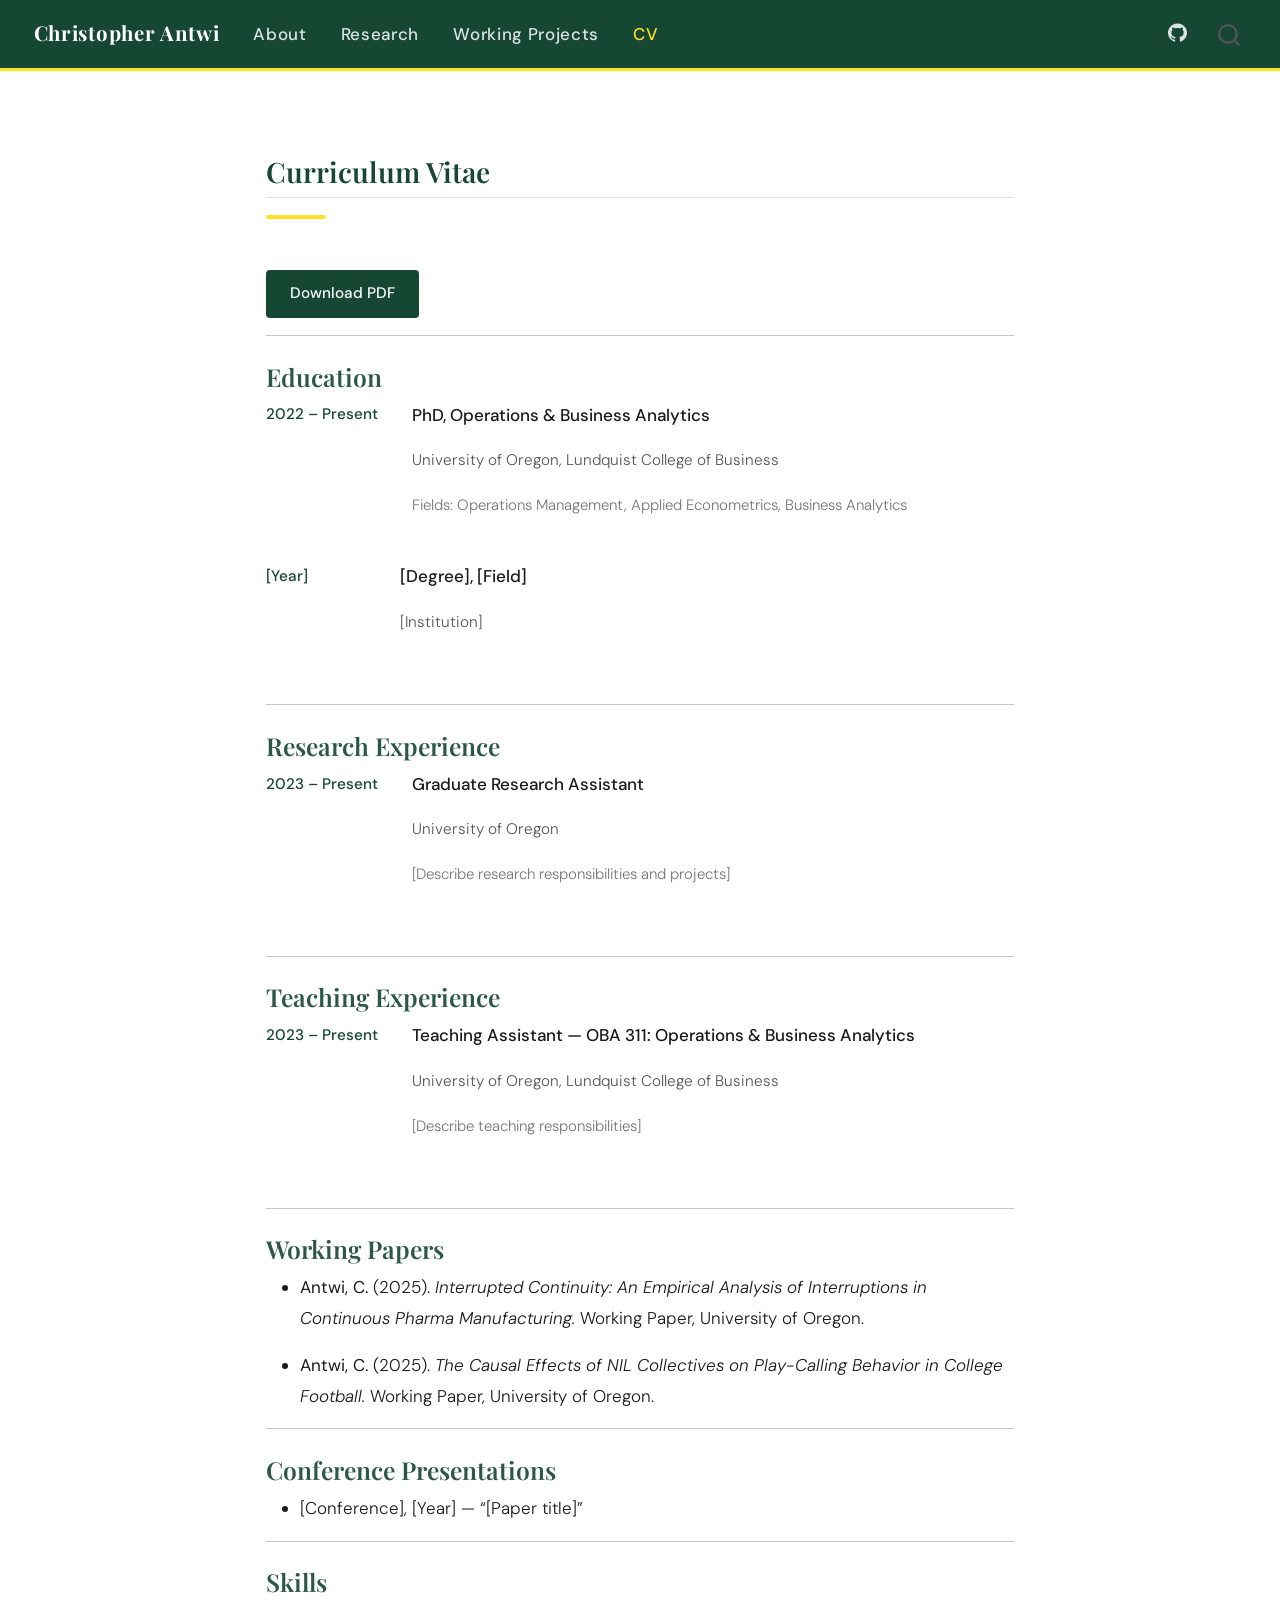
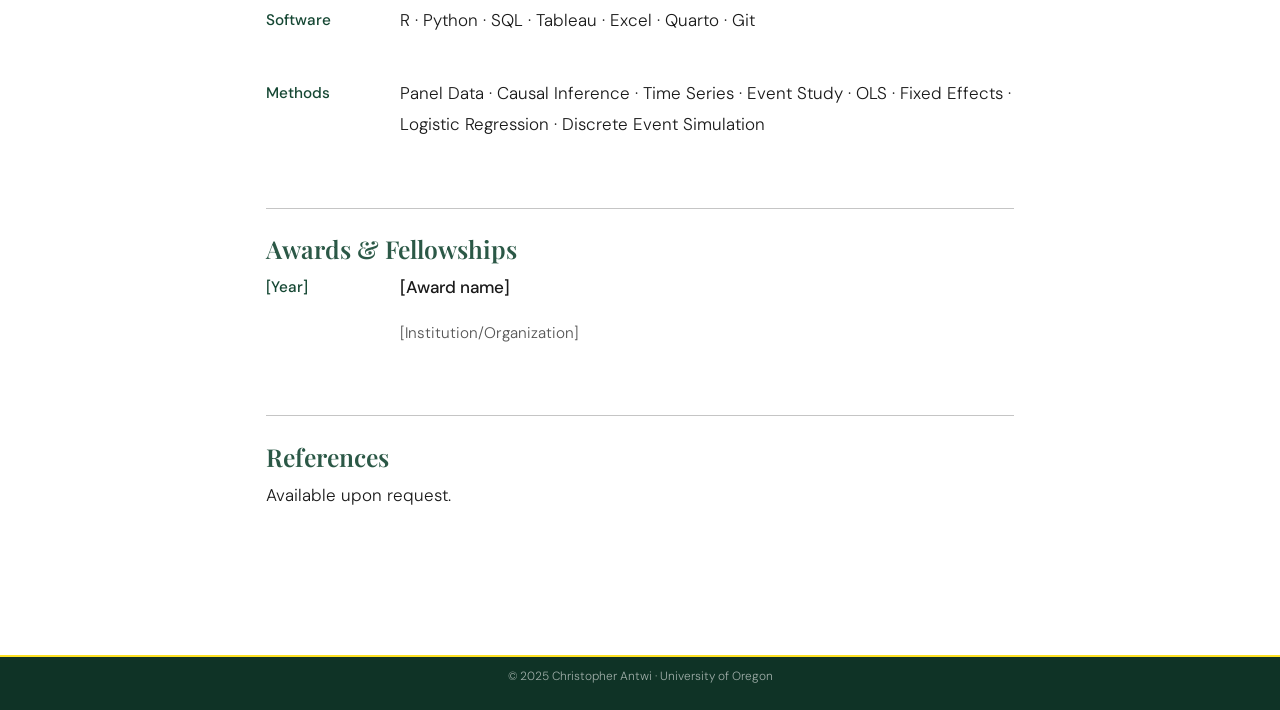
<file: docs/cv.html>
<!DOCTYPE html>
<html xmlns="http://www.w3.org/1999/xhtml" lang="en" xml:lang="en"><head>

<meta charset="utf-8">
<meta name="generator" content="quarto-1.8.25">

<meta name="viewport" content="width=device-width, initial-scale=1.0, user-scalable=yes">


<title>Curriculum Vitae – Christopher Antwi</title>
<style>
code{white-space: pre-wrap;}
span.smallcaps{font-variant: small-caps;}
div.columns{display: flex; gap: min(4vw, 1.5em);}
div.column{flex: auto; overflow-x: auto;}
div.hanging-indent{margin-left: 1.5em; text-indent: -1.5em;}
ul.task-list{list-style: none;}
ul.task-list li input[type="checkbox"] {
  width: 0.8em;
  margin: 0 0.8em 0.2em -1em; /* quarto-specific, see https://github.com/quarto-dev/quarto-cli/issues/4556 */ 
  vertical-align: middle;
}
</style>


<script src="site_libs/quarto-nav/quarto-nav.js"></script>
<script src="site_libs/quarto-nav/headroom.min.js"></script>
<script src="site_libs/clipboard/clipboard.min.js"></script>
<script src="site_libs/quarto-search/autocomplete.umd.js"></script>
<script src="site_libs/quarto-search/fuse.min.js"></script>
<script src="site_libs/quarto-search/quarto-search.js"></script>
<meta name="quarto:offset" content="./">
<link href="./images/favicon.ico" rel="icon">
<script src="site_libs/quarto-html/quarto.js" type="module"></script>
<script src="site_libs/quarto-html/tabsets/tabsets.js" type="module"></script>
<script src="site_libs/quarto-html/axe/axe-check.js" type="module"></script>
<script src="site_libs/quarto-html/popper.min.js"></script>
<script src="site_libs/quarto-html/tippy.umd.min.js"></script>
<script src="site_libs/quarto-html/anchor.min.js"></script>
<link href="site_libs/quarto-html/tippy.css" rel="stylesheet">
<link href="site_libs/quarto-html/quarto-syntax-highlighting-7b89279ff1a6dce999919e0e67d4d9ec.css" rel="stylesheet" id="quarto-text-highlighting-styles">
<script src="site_libs/bootstrap/bootstrap.min.js"></script>
<link href="site_libs/bootstrap/bootstrap-icons.css" rel="stylesheet">
<link href="site_libs/bootstrap/bootstrap-82390870c9e34b01e50a384bbddfbcf3.min.css" rel="stylesheet" append-hash="true" id="quarto-bootstrap" data-mode="light">
<script id="quarto-search-options" type="application/json">{
  "location": "navbar",
  "copy-button": false,
  "collapse-after": 3,
  "panel-placement": "end",
  "type": "overlay",
  "limit": 50,
  "keyboard-shortcut": [
    "f",
    "/",
    "s"
  ],
  "show-item-context": false,
  "language": {
    "search-no-results-text": "No results",
    "search-matching-documents-text": "matching documents",
    "search-copy-link-title": "Copy link to search",
    "search-hide-matches-text": "Hide additional matches",
    "search-more-match-text": "more match in this document",
    "search-more-matches-text": "more matches in this document",
    "search-clear-button-title": "Clear",
    "search-text-placeholder": "",
    "search-detached-cancel-button-title": "Cancel",
    "search-submit-button-title": "Submit",
    "search-label": "Search"
  }
}</script>
<style>html{ scroll-behavior: smooth; }</style>


<link rel="stylesheet" href="styles.css">
</head>

<body class="nav-fixed fullcontent quarto-light">

<div id="quarto-search-results"></div>
  <header id="quarto-header" class="headroom fixed-top">
    <nav class="navbar navbar-expand-lg " data-bs-theme="dark">
      <div class="navbar-container container-fluid">
      <div class="navbar-brand-container mx-auto">
    <a href="./index.html" class="navbar-brand navbar-brand-logo">
    </a>
    <a class="navbar-brand" href="./index.html">
    <span class="navbar-title">Christopher Antwi</span>
    </a>
  </div>
            <div id="quarto-search" class="" title="Search"></div>
          <button class="navbar-toggler" type="button" data-bs-toggle="collapse" data-bs-target="#navbarCollapse" aria-controls="navbarCollapse" role="menu" aria-expanded="false" aria-label="Toggle navigation" onclick="if (window.quartoToggleHeadroom) { window.quartoToggleHeadroom(); }">
  <span class="navbar-toggler-icon"></span>
</button>
          <div class="collapse navbar-collapse" id="navbarCollapse">
            <ul class="navbar-nav navbar-nav-scroll me-auto">
  <li class="nav-item">
    <a class="nav-link" href="./index.html"> 
<span class="menu-text">About</span></a>
  </li>  
  <li class="nav-item">
    <a class="nav-link" href="./research.html"> 
<span class="menu-text">Research</span></a>
  </li>  
  <li class="nav-item">
    <a class="nav-link" href="./projects.html"> 
<span class="menu-text">Working Projects</span></a>
  </li>  
  <li class="nav-item">
    <a class="nav-link active" href="./cv.html" aria-current="page"> 
<span class="menu-text">CV</span></a>
  </li>  
</ul>
            <ul class="navbar-nav navbar-nav-scroll ms-auto">
  <li class="nav-item compact">
    <a class="nav-link" href="https://github.com/Christopher-Antwi"> <i class="bi bi-github" role="img" aria-label="GitHub">
</i> 
<span class="menu-text"></span></a>
  </li>  
</ul>
          </div> <!-- /navcollapse -->
            <div class="quarto-navbar-tools">
</div>
      </div> <!-- /container-fluid -->
    </nav>
</header>
<!-- content -->
<div id="quarto-content" class="quarto-container page-columns page-rows-contents page-layout-article page-navbar">
<!-- sidebar -->
<!-- margin-sidebar -->
    
<!-- main -->
<main class="content" id="quarto-document-content">

<header id="title-block-header" class="quarto-title-block default">
<div class="quarto-title">
<h1 class="title">Curriculum Vitae</h1>
</div>



<div class="quarto-title-meta">

    
  
    
  </div>
  


</header>


<section id="curriculum-vitae" class="level2 page-content">
<h2 class="anchored" data-anchor-id="curriculum-vitae">Curriculum Vitae</h2>
<div class="section-divider">

</div>
<p><a href="cv.pdf" class="btn-uo">Download PDF</a></p>
<hr>
<section id="education" class="level3">
<h3 class="anchored" data-anchor-id="education">Education</h3>
<div class="cv-section">
<div class="cv-item">
<div class="cv-year">
<p>2022 – Present</p>
</div>
<div class="cv-content">
<div class="cv-role">
<p>PhD, Operations &amp; Business Analytics</p>
</div>
<div class="cv-org">
<p>University of Oregon, Lundquist College of Business</p>
</div>
<div class="cv-desc">
<p>Fields: Operations Management, Applied Econometrics, Business Analytics</p>
</div>
</div>
</div>
<div class="cv-item">
<div class="cv-year">
<p>[Year]</p>
</div>
<div class="cv-content">
<div class="cv-role">
<p>[Degree], [Field]</p>
</div>
<div class="cv-org">
<p>[Institution]</p>
</div>
</div>
</div>
</div>
<hr>
</section>
<section id="research-experience" class="level3">
<h3 class="anchored" data-anchor-id="research-experience">Research Experience</h3>
<div class="cv-section">
<div class="cv-item">
<div class="cv-year">
<p>2023 – Present</p>
</div>
<div class="cv-content">
<div class="cv-role">
<p>Graduate Research Assistant</p>
</div>
<div class="cv-org">
<p>University of Oregon</p>
</div>
<div class="cv-desc">
<p>[Describe research responsibilities and projects]</p>
</div>
</div>
</div>
</div>
<hr>
</section>
<section id="teaching-experience" class="level3">
<h3 class="anchored" data-anchor-id="teaching-experience">Teaching Experience</h3>
<div class="cv-section">
<div class="cv-item">
<div class="cv-year">
<p>2023 – Present</p>
</div>
<div class="cv-content">
<div class="cv-role">
<p>Teaching Assistant — OBA 311: Operations &amp; Business Analytics</p>
</div>
<div class="cv-org">
<p>University of Oregon, Lundquist College of Business</p>
</div>
<div class="cv-desc">
<p>[Describe teaching responsibilities]</p>
</div>
</div>
</div>
</div>
<hr>
</section>
<section id="working-papers" class="level3">
<h3 class="anchored" data-anchor-id="working-papers">Working Papers</h3>
<ul>
<li><p><strong>Antwi, C.</strong> (2025). <em>Interrupted Continuity: An Empirical Analysis of Interruptions in Continuous Pharma Manufacturing.</em> Working Paper, University of Oregon.</p></li>
<li><p><strong>Antwi, C.</strong> (2025). <em>The Causal Effects of NIL Collectives on Play-Calling Behavior in College Football.</em> Working Paper, University of Oregon.</p></li>
</ul>
<hr>
</section>
<section id="conference-presentations" class="level3">
<h3 class="anchored" data-anchor-id="conference-presentations">Conference Presentations</h3>
<ul>
<li>[Conference], [Year] — “[Paper title]”</li>
</ul>
<hr>
</section>
<section id="skills" class="level3">
<h3 class="anchored" data-anchor-id="skills">Skills</h3>
<div class="cv-section">
<div class="cv-item">
<div class="cv-year">
<p>Software</p>
</div>
<div class="cv-content">
<p>R · Python · SQL · Tableau · Excel · Quarto · Git</p>
</div>
</div>
<div class="cv-item">
<div class="cv-year">
<p>Methods</p>
</div>
<div class="cv-content">
<p>Panel Data · Causal Inference · Time Series · Event Study · OLS · Fixed Effects · Logistic Regression · Discrete Event Simulation</p>
</div>
</div>
</div>
<hr>
</section>
<section id="awards-fellowships" class="level3">
<h3 class="anchored" data-anchor-id="awards-fellowships">Awards &amp; Fellowships</h3>
<div class="cv-section">
<div class="cv-item">
<div class="cv-year">
<p>[Year]</p>
</div>
<div class="cv-content">
<div class="cv-role">
<p>[Award name]</p>
</div>
<div class="cv-org">
<p>[Institution/Organization]</p>
</div>
</div>
</div>
</div>
<hr>
</section>
<section id="references" class="level3">
<h3 class="anchored" data-anchor-id="references">References</h3>
<p>Available upon request.</p>
</section>
</section>



</main> <!-- /main -->
<script id="quarto-html-after-body" type="application/javascript">
  window.document.addEventListener("DOMContentLoaded", function (event) {
    const icon = "";
    const anchorJS = new window.AnchorJS();
    anchorJS.options = {
      placement: 'right',
      icon: icon
    };
    anchorJS.add('.anchored');
    const isCodeAnnotation = (el) => {
      for (const clz of el.classList) {
        if (clz.startsWith('code-annotation-')) {                     
          return true;
        }
      }
      return false;
    }
    const onCopySuccess = function(e) {
      // button target
      const button = e.trigger;
      // don't keep focus
      button.blur();
      // flash "checked"
      button.classList.add('code-copy-button-checked');
      var currentTitle = button.getAttribute("title");
      button.setAttribute("title", "Copied!");
      let tooltip;
      if (window.bootstrap) {
        button.setAttribute("data-bs-toggle", "tooltip");
        button.setAttribute("data-bs-placement", "left");
        button.setAttribute("data-bs-title", "Copied!");
        tooltip = new bootstrap.Tooltip(button, 
          { trigger: "manual", 
            customClass: "code-copy-button-tooltip",
            offset: [0, -8]});
        tooltip.show();    
      }
      setTimeout(function() {
        if (tooltip) {
          tooltip.hide();
          button.removeAttribute("data-bs-title");
          button.removeAttribute("data-bs-toggle");
          button.removeAttribute("data-bs-placement");
        }
        button.setAttribute("title", currentTitle);
        button.classList.remove('code-copy-button-checked');
      }, 1000);
      // clear code selection
      e.clearSelection();
    }
    const getTextToCopy = function(trigger) {
      const outerScaffold = trigger.parentElement.cloneNode(true);
      const codeEl = outerScaffold.querySelector('code');
      for (const childEl of codeEl.children) {
        if (isCodeAnnotation(childEl)) {
          childEl.remove();
        }
      }
      return codeEl.innerText;
    }
    const clipboard = new window.ClipboardJS('.code-copy-button:not([data-in-quarto-modal])', {
      text: getTextToCopy
    });
    clipboard.on('success', onCopySuccess);
    if (window.document.getElementById('quarto-embedded-source-code-modal')) {
      const clipboardModal = new window.ClipboardJS('.code-copy-button[data-in-quarto-modal]', {
        text: getTextToCopy,
        container: window.document.getElementById('quarto-embedded-source-code-modal')
      });
      clipboardModal.on('success', onCopySuccess);
    }
      var localhostRegex = new RegExp(/^(?:http|https):\/\/localhost\:?[0-9]*\//);
      var mailtoRegex = new RegExp(/^mailto:/);
        var filterRegex = new RegExp('/' + window.location.host + '/');
      var isInternal = (href) => {
          return filterRegex.test(href) || localhostRegex.test(href) || mailtoRegex.test(href);
      }
      // Inspect non-navigation links and adorn them if external
     var links = window.document.querySelectorAll('a[href]:not(.nav-link):not(.navbar-brand):not(.toc-action):not(.sidebar-link):not(.sidebar-item-toggle):not(.pagination-link):not(.no-external):not([aria-hidden]):not(.dropdown-item):not(.quarto-navigation-tool):not(.about-link)');
      for (var i=0; i<links.length; i++) {
        const link = links[i];
        if (!isInternal(link.href)) {
          // undo the damage that might have been done by quarto-nav.js in the case of
          // links that we want to consider external
          if (link.dataset.originalHref !== undefined) {
            link.href = link.dataset.originalHref;
          }
        }
      }
    function tippyHover(el, contentFn, onTriggerFn, onUntriggerFn) {
      const config = {
        allowHTML: true,
        maxWidth: 500,
        delay: 100,
        arrow: false,
        appendTo: function(el) {
            return el.parentElement;
        },
        interactive: true,
        interactiveBorder: 10,
        theme: 'quarto',
        placement: 'bottom-start',
      };
      if (contentFn) {
        config.content = contentFn;
      }
      if (onTriggerFn) {
        config.onTrigger = onTriggerFn;
      }
      if (onUntriggerFn) {
        config.onUntrigger = onUntriggerFn;
      }
      window.tippy(el, config); 
    }
    const noterefs = window.document.querySelectorAll('a[role="doc-noteref"]');
    for (var i=0; i<noterefs.length; i++) {
      const ref = noterefs[i];
      tippyHover(ref, function() {
        // use id or data attribute instead here
        let href = ref.getAttribute('data-footnote-href') || ref.getAttribute('href');
        try { href = new URL(href).hash; } catch {}
        const id = href.replace(/^#\/?/, "");
        const note = window.document.getElementById(id);
        if (note) {
          return note.innerHTML;
        } else {
          return "";
        }
      });
    }
    const xrefs = window.document.querySelectorAll('a.quarto-xref');
    const processXRef = (id, note) => {
      // Strip column container classes
      const stripColumnClz = (el) => {
        el.classList.remove("page-full", "page-columns");
        if (el.children) {
          for (const child of el.children) {
            stripColumnClz(child);
          }
        }
      }
      stripColumnClz(note)
      if (id === null || id.startsWith('sec-')) {
        // Special case sections, only their first couple elements
        const container = document.createElement("div");
        if (note.children && note.children.length > 2) {
          container.appendChild(note.children[0].cloneNode(true));
          for (let i = 1; i < note.children.length; i++) {
            const child = note.children[i];
            if (child.tagName === "P" && child.innerText === "") {
              continue;
            } else {
              container.appendChild(child.cloneNode(true));
              break;
            }
          }
          if (window.Quarto?.typesetMath) {
            window.Quarto.typesetMath(container);
          }
          return container.innerHTML
        } else {
          if (window.Quarto?.typesetMath) {
            window.Quarto.typesetMath(note);
          }
          return note.innerHTML;
        }
      } else {
        // Remove any anchor links if they are present
        const anchorLink = note.querySelector('a.anchorjs-link');
        if (anchorLink) {
          anchorLink.remove();
        }
        if (window.Quarto?.typesetMath) {
          window.Quarto.typesetMath(note);
        }
        if (note.classList.contains("callout")) {
          return note.outerHTML;
        } else {
          return note.innerHTML;
        }
      }
    }
    for (var i=0; i<xrefs.length; i++) {
      const xref = xrefs[i];
      tippyHover(xref, undefined, function(instance) {
        instance.disable();
        let url = xref.getAttribute('href');
        let hash = undefined; 
        if (url.startsWith('#')) {
          hash = url;
        } else {
          try { hash = new URL(url).hash; } catch {}
        }
        if (hash) {
          const id = hash.replace(/^#\/?/, "");
          const note = window.document.getElementById(id);
          if (note !== null) {
            try {
              const html = processXRef(id, note.cloneNode(true));
              instance.setContent(html);
            } finally {
              instance.enable();
              instance.show();
            }
          } else {
            // See if we can fetch this
            fetch(url.split('#')[0])
            .then(res => res.text())
            .then(html => {
              const parser = new DOMParser();
              const htmlDoc = parser.parseFromString(html, "text/html");
              const note = htmlDoc.getElementById(id);
              if (note !== null) {
                const html = processXRef(id, note);
                instance.setContent(html);
              } 
            }).finally(() => {
              instance.enable();
              instance.show();
            });
          }
        } else {
          // See if we can fetch a full url (with no hash to target)
          // This is a special case and we should probably do some content thinning / targeting
          fetch(url)
          .then(res => res.text())
          .then(html => {
            const parser = new DOMParser();
            const htmlDoc = parser.parseFromString(html, "text/html");
            const note = htmlDoc.querySelector('main.content');
            if (note !== null) {
              // This should only happen for chapter cross references
              // (since there is no id in the URL)
              // remove the first header
              if (note.children.length > 0 && note.children[0].tagName === "HEADER") {
                note.children[0].remove();
              }
              const html = processXRef(null, note);
              instance.setContent(html);
            } 
          }).finally(() => {
            instance.enable();
            instance.show();
          });
        }
      }, function(instance) {
      });
    }
        let selectedAnnoteEl;
        const selectorForAnnotation = ( cell, annotation) => {
          let cellAttr = 'data-code-cell="' + cell + '"';
          let lineAttr = 'data-code-annotation="' +  annotation + '"';
          const selector = 'span[' + cellAttr + '][' + lineAttr + ']';
          return selector;
        }
        const selectCodeLines = (annoteEl) => {
          const doc = window.document;
          const targetCell = annoteEl.getAttribute("data-target-cell");
          const targetAnnotation = annoteEl.getAttribute("data-target-annotation");
          const annoteSpan = window.document.querySelector(selectorForAnnotation(targetCell, targetAnnotation));
          const lines = annoteSpan.getAttribute("data-code-lines").split(",");
          const lineIds = lines.map((line) => {
            return targetCell + "-" + line;
          })
          let top = null;
          let height = null;
          let parent = null;
          if (lineIds.length > 0) {
              //compute the position of the single el (top and bottom and make a div)
              const el = window.document.getElementById(lineIds[0]);
              top = el.offsetTop;
              height = el.offsetHeight;
              parent = el.parentElement.parentElement;
            if (lineIds.length > 1) {
              const lastEl = window.document.getElementById(lineIds[lineIds.length - 1]);
              const bottom = lastEl.offsetTop + lastEl.offsetHeight;
              height = bottom - top;
            }
            if (top !== null && height !== null && parent !== null) {
              // cook up a div (if necessary) and position it 
              let div = window.document.getElementById("code-annotation-line-highlight");
              if (div === null) {
                div = window.document.createElement("div");
                div.setAttribute("id", "code-annotation-line-highlight");
                div.style.position = 'absolute';
                parent.appendChild(div);
              }
              div.style.top = top - 2 + "px";
              div.style.height = height + 4 + "px";
              div.style.left = 0;
              let gutterDiv = window.document.getElementById("code-annotation-line-highlight-gutter");
              if (gutterDiv === null) {
                gutterDiv = window.document.createElement("div");
                gutterDiv.setAttribute("id", "code-annotation-line-highlight-gutter");
                gutterDiv.style.position = 'absolute';
                const codeCell = window.document.getElementById(targetCell);
                const gutter = codeCell.querySelector('.code-annotation-gutter');
                gutter.appendChild(gutterDiv);
              }
              gutterDiv.style.top = top - 2 + "px";
              gutterDiv.style.height = height + 4 + "px";
            }
            selectedAnnoteEl = annoteEl;
          }
        };
        const unselectCodeLines = () => {
          const elementsIds = ["code-annotation-line-highlight", "code-annotation-line-highlight-gutter"];
          elementsIds.forEach((elId) => {
            const div = window.document.getElementById(elId);
            if (div) {
              div.remove();
            }
          });
          selectedAnnoteEl = undefined;
        };
          // Handle positioning of the toggle
      window.addEventListener(
        "resize",
        throttle(() => {
          elRect = undefined;
          if (selectedAnnoteEl) {
            selectCodeLines(selectedAnnoteEl);
          }
        }, 10)
      );
      function throttle(fn, ms) {
      let throttle = false;
      let timer;
        return (...args) => {
          if(!throttle) { // first call gets through
              fn.apply(this, args);
              throttle = true;
          } else { // all the others get throttled
              if(timer) clearTimeout(timer); // cancel #2
              timer = setTimeout(() => {
                fn.apply(this, args);
                timer = throttle = false;
              }, ms);
          }
        };
      }
        // Attach click handler to the DT
        const annoteDls = window.document.querySelectorAll('dt[data-target-cell]');
        for (const annoteDlNode of annoteDls) {
          annoteDlNode.addEventListener('click', (event) => {
            const clickedEl = event.target;
            if (clickedEl !== selectedAnnoteEl) {
              unselectCodeLines();
              const activeEl = window.document.querySelector('dt[data-target-cell].code-annotation-active');
              if (activeEl) {
                activeEl.classList.remove('code-annotation-active');
              }
              selectCodeLines(clickedEl);
              clickedEl.classList.add('code-annotation-active');
            } else {
              // Unselect the line
              unselectCodeLines();
              clickedEl.classList.remove('code-annotation-active');
            }
          });
        }
    const findCites = (el) => {
      const parentEl = el.parentElement;
      if (parentEl) {
        const cites = parentEl.dataset.cites;
        if (cites) {
          return {
            el,
            cites: cites.split(' ')
          };
        } else {
          return findCites(el.parentElement)
        }
      } else {
        return undefined;
      }
    };
    var bibliorefs = window.document.querySelectorAll('a[role="doc-biblioref"]');
    for (var i=0; i<bibliorefs.length; i++) {
      const ref = bibliorefs[i];
      const citeInfo = findCites(ref);
      if (citeInfo) {
        tippyHover(citeInfo.el, function() {
          var popup = window.document.createElement('div');
          citeInfo.cites.forEach(function(cite) {
            var citeDiv = window.document.createElement('div');
            citeDiv.classList.add('hanging-indent');
            citeDiv.classList.add('csl-entry');
            var biblioDiv = window.document.getElementById('ref-' + cite);
            if (biblioDiv) {
              citeDiv.innerHTML = biblioDiv.innerHTML;
            }
            popup.appendChild(citeDiv);
          });
          return popup.innerHTML;
        });
      }
    }
  });
  </script>
</div> <!-- /content -->
<footer class="footer">
  <div class="nav-footer">
    <div class="nav-footer-left">
      &nbsp;
    </div>   
    <div class="nav-footer-center">
<p>© 2025 Christopher Antwi · University of Oregon</p>
</div>
    <div class="nav-footer-right">
      &nbsp;
    </div>
  </div>
</footer>




<script src="site_libs/quarto-html/zenscroll-min.js"></script>
</body></html>
</file>
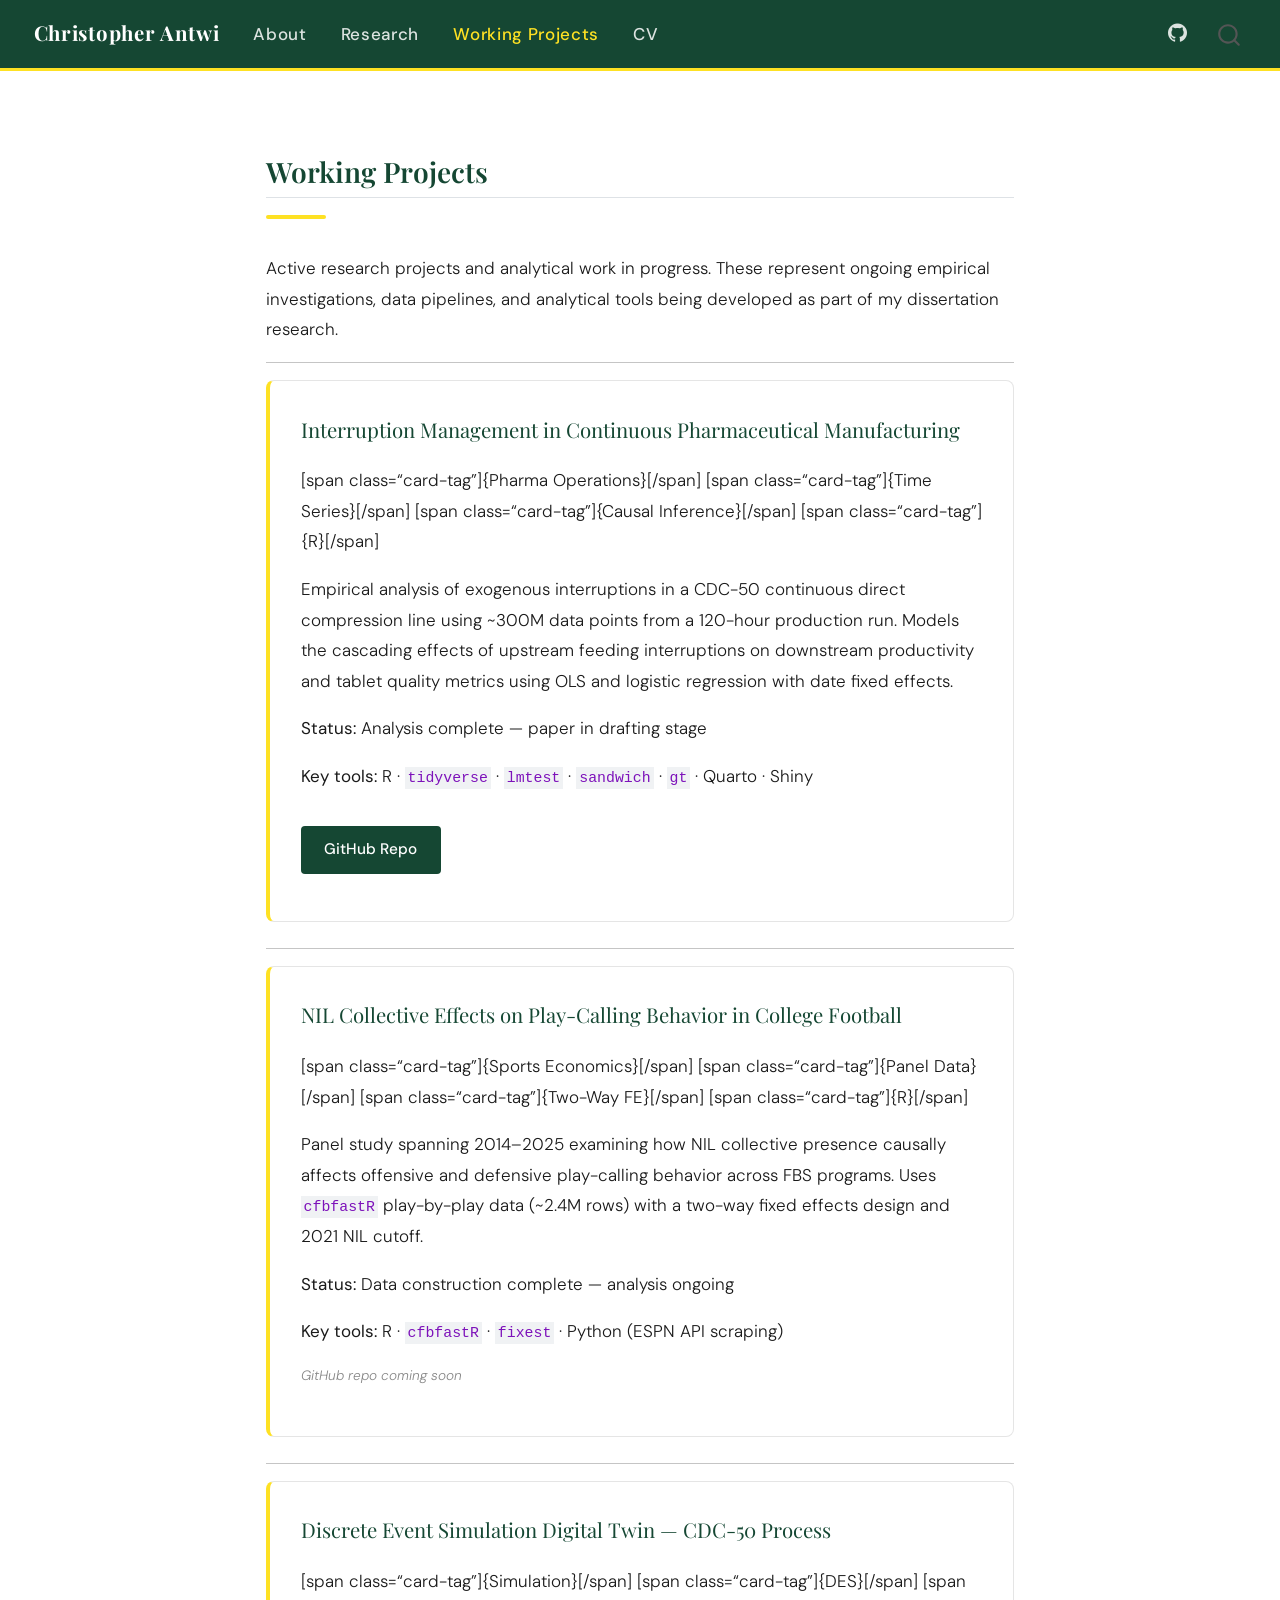
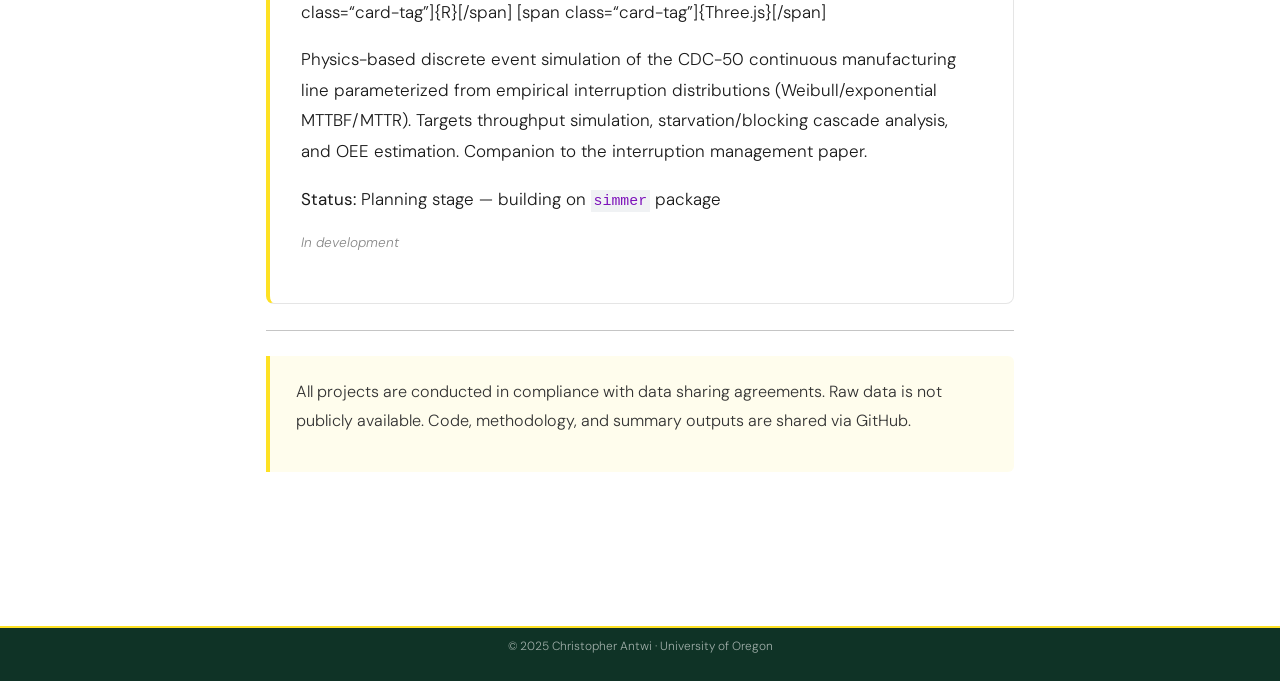
<file: docs/projects.html>
<!DOCTYPE html>
<html xmlns="http://www.w3.org/1999/xhtml" lang="en" xml:lang="en"><head>

<meta charset="utf-8">
<meta name="generator" content="quarto-1.8.25">

<meta name="viewport" content="width=device-width, initial-scale=1.0, user-scalable=yes">


<title>Working Projects – Christopher Antwi</title>
<style>
code{white-space: pre-wrap;}
span.smallcaps{font-variant: small-caps;}
div.columns{display: flex; gap: min(4vw, 1.5em);}
div.column{flex: auto; overflow-x: auto;}
div.hanging-indent{margin-left: 1.5em; text-indent: -1.5em;}
ul.task-list{list-style: none;}
ul.task-list li input[type="checkbox"] {
  width: 0.8em;
  margin: 0 0.8em 0.2em -1em; /* quarto-specific, see https://github.com/quarto-dev/quarto-cli/issues/4556 */ 
  vertical-align: middle;
}
</style>


<script src="site_libs/quarto-nav/quarto-nav.js"></script>
<script src="site_libs/quarto-nav/headroom.min.js"></script>
<script src="site_libs/clipboard/clipboard.min.js"></script>
<script src="site_libs/quarto-search/autocomplete.umd.js"></script>
<script src="site_libs/quarto-search/fuse.min.js"></script>
<script src="site_libs/quarto-search/quarto-search.js"></script>
<meta name="quarto:offset" content="./">
<link href="./images/favicon.ico" rel="icon">
<script src="site_libs/quarto-html/quarto.js" type="module"></script>
<script src="site_libs/quarto-html/tabsets/tabsets.js" type="module"></script>
<script src="site_libs/quarto-html/axe/axe-check.js" type="module"></script>
<script src="site_libs/quarto-html/popper.min.js"></script>
<script src="site_libs/quarto-html/tippy.umd.min.js"></script>
<script src="site_libs/quarto-html/anchor.min.js"></script>
<link href="site_libs/quarto-html/tippy.css" rel="stylesheet">
<link href="site_libs/quarto-html/quarto-syntax-highlighting-7b89279ff1a6dce999919e0e67d4d9ec.css" rel="stylesheet" id="quarto-text-highlighting-styles">
<script src="site_libs/bootstrap/bootstrap.min.js"></script>
<link href="site_libs/bootstrap/bootstrap-icons.css" rel="stylesheet">
<link href="site_libs/bootstrap/bootstrap-82390870c9e34b01e50a384bbddfbcf3.min.css" rel="stylesheet" append-hash="true" id="quarto-bootstrap" data-mode="light">
<script id="quarto-search-options" type="application/json">{
  "location": "navbar",
  "copy-button": false,
  "collapse-after": 3,
  "panel-placement": "end",
  "type": "overlay",
  "limit": 50,
  "keyboard-shortcut": [
    "f",
    "/",
    "s"
  ],
  "show-item-context": false,
  "language": {
    "search-no-results-text": "No results",
    "search-matching-documents-text": "matching documents",
    "search-copy-link-title": "Copy link to search",
    "search-hide-matches-text": "Hide additional matches",
    "search-more-match-text": "more match in this document",
    "search-more-matches-text": "more matches in this document",
    "search-clear-button-title": "Clear",
    "search-text-placeholder": "",
    "search-detached-cancel-button-title": "Cancel",
    "search-submit-button-title": "Submit",
    "search-label": "Search"
  }
}</script>
<style>html{ scroll-behavior: smooth; }</style>


<link rel="stylesheet" href="styles.css">
</head>

<body class="nav-fixed fullcontent quarto-light">

<div id="quarto-search-results"></div>
  <header id="quarto-header" class="headroom fixed-top">
    <nav class="navbar navbar-expand-lg " data-bs-theme="dark">
      <div class="navbar-container container-fluid">
      <div class="navbar-brand-container mx-auto">
    <a href="./index.html" class="navbar-brand navbar-brand-logo">
    </a>
    <a class="navbar-brand" href="./index.html">
    <span class="navbar-title">Christopher Antwi</span>
    </a>
  </div>
            <div id="quarto-search" class="" title="Search"></div>
          <button class="navbar-toggler" type="button" data-bs-toggle="collapse" data-bs-target="#navbarCollapse" aria-controls="navbarCollapse" role="menu" aria-expanded="false" aria-label="Toggle navigation" onclick="if (window.quartoToggleHeadroom) { window.quartoToggleHeadroom(); }">
  <span class="navbar-toggler-icon"></span>
</button>
          <div class="collapse navbar-collapse" id="navbarCollapse">
            <ul class="navbar-nav navbar-nav-scroll me-auto">
  <li class="nav-item">
    <a class="nav-link" href="./index.html"> 
<span class="menu-text">About</span></a>
  </li>  
  <li class="nav-item">
    <a class="nav-link" href="./research.html"> 
<span class="menu-text">Research</span></a>
  </li>  
  <li class="nav-item">
    <a class="nav-link active" href="./projects.html" aria-current="page"> 
<span class="menu-text">Working Projects</span></a>
  </li>  
  <li class="nav-item">
    <a class="nav-link" href="./cv.html"> 
<span class="menu-text">CV</span></a>
  </li>  
</ul>
            <ul class="navbar-nav navbar-nav-scroll ms-auto">
  <li class="nav-item compact">
    <a class="nav-link" href="https://github.com/Christopher-Antwi"> <i class="bi bi-github" role="img" aria-label="GitHub">
</i> 
<span class="menu-text"></span></a>
  </li>  
</ul>
          </div> <!-- /navcollapse -->
            <div class="quarto-navbar-tools">
</div>
      </div> <!-- /container-fluid -->
    </nav>
</header>
<!-- content -->
<div id="quarto-content" class="quarto-container page-columns page-rows-contents page-layout-article page-navbar">
<!-- sidebar -->
<!-- margin-sidebar -->
    
<!-- main -->
<main class="content" id="quarto-document-content">

<header id="title-block-header" class="quarto-title-block default">
<div class="quarto-title">
<h1 class="title">Working Projects</h1>
</div>



<div class="quarto-title-meta">

    
  
    
  </div>
  


</header>


<section id="working-projects" class="level2 page-content">
<h2 class="anchored" data-anchor-id="working-projects">Working Projects</h2>
<div class="section-divider">

</div>
<p>Active research projects and analytical work in progress. These represent ongoing empirical investigations, data pipelines, and analytical tools being developed as part of my dissertation research.</p>
<hr>
<div class="project-card">
<div class="card-title">
<p>Interruption Management in Continuous Pharmaceutical Manufacturing</p>
</div>
<div>
<p>[span class=“card-tag”]{Pharma Operations}[/span] [span class=“card-tag”]{Time Series}[/span] [span class=“card-tag”]{Causal Inference}[/span] [span class=“card-tag”]{R}[/span]</p>
</div>
<p>Empirical analysis of exogenous interruptions in a CDC-50 continuous direct compression line using ~300M data points from a 120-hour production run. Models the cascading effects of upstream feeding interruptions on downstream productivity and tablet quality metrics using OLS and logistic regression with date fixed effects.</p>
<p><strong>Status:</strong> Analysis complete — paper in drafting stage</p>
<p><strong>Key tools:</strong> R · <code>tidyverse</code> · <code>lmtest</code> · <code>sandwich</code> · <code>gt</code> · Quarto · Shiny</p>
<p><a href="https://github.com/Christopher-Antwi/Interruption-Management-Analysis" class="btn-uo">GitHub Repo</a></p>
</div>
<hr>
<div class="project-card">
<div class="card-title">
<p>NIL Collective Effects on Play-Calling Behavior in College Football</p>
</div>
<div>
<p>[span class=“card-tag”]{Sports Economics}[/span] [span class=“card-tag”]{Panel Data}[/span] [span class=“card-tag”]{Two-Way FE}[/span] [span class=“card-tag”]{R}[/span]</p>
</div>
<p>Panel study spanning 2014–2025 examining how NIL collective presence causally affects offensive and defensive play-calling behavior across FBS programs. Uses <code>cfbfastR</code> play-by-play data (~2.4M rows) with a two-way fixed effects design and 2021 NIL cutoff.</p>
<p><strong>Status:</strong> Data construction complete — analysis ongoing</p>
<p><strong>Key tools:</strong> R · <code>cfbfastR</code> · <code>fixest</code> · Python (ESPN API scraping)</p>
<div class="card-status">
<p>GitHub repo coming soon</p>
</div>
</div>
<hr>
<div class="project-card">
<div class="card-title">
<p>Discrete Event Simulation Digital Twin — CDC-50 Process</p>
</div>
<div>
<p>[span class=“card-tag”]{Simulation}[/span] [span class=“card-tag”]{DES}[/span] [span class=“card-tag”]{R}[/span] [span class=“card-tag”]{Three.js}[/span]</p>
</div>
<p>Physics-based discrete event simulation of the CDC-50 continuous manufacturing line parameterized from empirical interruption distributions (Weibull/exponential MTTBF/MTTR). Targets throughput simulation, starvation/blocking cascade analysis, and OEE estimation. Companion to the interruption management paper.</p>
<p><strong>Status:</strong> Planning stage — building on <code>simmer</code> package</p>
<div class="card-status">
<p>In development</p>
</div>
</div>
<hr>
<div class="highlight-box">
<p>All projects are conducted in compliance with data sharing agreements. Raw data is not publicly available. Code, methodology, and summary outputs are shared via GitHub.</p>
</div>
</section>



</main> <!-- /main -->
<script id="quarto-html-after-body" type="application/javascript">
  window.document.addEventListener("DOMContentLoaded", function (event) {
    const icon = "";
    const anchorJS = new window.AnchorJS();
    anchorJS.options = {
      placement: 'right',
      icon: icon
    };
    anchorJS.add('.anchored');
    const isCodeAnnotation = (el) => {
      for (const clz of el.classList) {
        if (clz.startsWith('code-annotation-')) {                     
          return true;
        }
      }
      return false;
    }
    const onCopySuccess = function(e) {
      // button target
      const button = e.trigger;
      // don't keep focus
      button.blur();
      // flash "checked"
      button.classList.add('code-copy-button-checked');
      var currentTitle = button.getAttribute("title");
      button.setAttribute("title", "Copied!");
      let tooltip;
      if (window.bootstrap) {
        button.setAttribute("data-bs-toggle", "tooltip");
        button.setAttribute("data-bs-placement", "left");
        button.setAttribute("data-bs-title", "Copied!");
        tooltip = new bootstrap.Tooltip(button, 
          { trigger: "manual", 
            customClass: "code-copy-button-tooltip",
            offset: [0, -8]});
        tooltip.show();    
      }
      setTimeout(function() {
        if (tooltip) {
          tooltip.hide();
          button.removeAttribute("data-bs-title");
          button.removeAttribute("data-bs-toggle");
          button.removeAttribute("data-bs-placement");
        }
        button.setAttribute("title", currentTitle);
        button.classList.remove('code-copy-button-checked');
      }, 1000);
      // clear code selection
      e.clearSelection();
    }
    const getTextToCopy = function(trigger) {
      const outerScaffold = trigger.parentElement.cloneNode(true);
      const codeEl = outerScaffold.querySelector('code');
      for (const childEl of codeEl.children) {
        if (isCodeAnnotation(childEl)) {
          childEl.remove();
        }
      }
      return codeEl.innerText;
    }
    const clipboard = new window.ClipboardJS('.code-copy-button:not([data-in-quarto-modal])', {
      text: getTextToCopy
    });
    clipboard.on('success', onCopySuccess);
    if (window.document.getElementById('quarto-embedded-source-code-modal')) {
      const clipboardModal = new window.ClipboardJS('.code-copy-button[data-in-quarto-modal]', {
        text: getTextToCopy,
        container: window.document.getElementById('quarto-embedded-source-code-modal')
      });
      clipboardModal.on('success', onCopySuccess);
    }
      var localhostRegex = new RegExp(/^(?:http|https):\/\/localhost\:?[0-9]*\//);
      var mailtoRegex = new RegExp(/^mailto:/);
        var filterRegex = new RegExp('/' + window.location.host + '/');
      var isInternal = (href) => {
          return filterRegex.test(href) || localhostRegex.test(href) || mailtoRegex.test(href);
      }
      // Inspect non-navigation links and adorn them if external
     var links = window.document.querySelectorAll('a[href]:not(.nav-link):not(.navbar-brand):not(.toc-action):not(.sidebar-link):not(.sidebar-item-toggle):not(.pagination-link):not(.no-external):not([aria-hidden]):not(.dropdown-item):not(.quarto-navigation-tool):not(.about-link)');
      for (var i=0; i<links.length; i++) {
        const link = links[i];
        if (!isInternal(link.href)) {
          // undo the damage that might have been done by quarto-nav.js in the case of
          // links that we want to consider external
          if (link.dataset.originalHref !== undefined) {
            link.href = link.dataset.originalHref;
          }
        }
      }
    function tippyHover(el, contentFn, onTriggerFn, onUntriggerFn) {
      const config = {
        allowHTML: true,
        maxWidth: 500,
        delay: 100,
        arrow: false,
        appendTo: function(el) {
            return el.parentElement;
        },
        interactive: true,
        interactiveBorder: 10,
        theme: 'quarto',
        placement: 'bottom-start',
      };
      if (contentFn) {
        config.content = contentFn;
      }
      if (onTriggerFn) {
        config.onTrigger = onTriggerFn;
      }
      if (onUntriggerFn) {
        config.onUntrigger = onUntriggerFn;
      }
      window.tippy(el, config); 
    }
    const noterefs = window.document.querySelectorAll('a[role="doc-noteref"]');
    for (var i=0; i<noterefs.length; i++) {
      const ref = noterefs[i];
      tippyHover(ref, function() {
        // use id or data attribute instead here
        let href = ref.getAttribute('data-footnote-href') || ref.getAttribute('href');
        try { href = new URL(href).hash; } catch {}
        const id = href.replace(/^#\/?/, "");
        const note = window.document.getElementById(id);
        if (note) {
          return note.innerHTML;
        } else {
          return "";
        }
      });
    }
    const xrefs = window.document.querySelectorAll('a.quarto-xref');
    const processXRef = (id, note) => {
      // Strip column container classes
      const stripColumnClz = (el) => {
        el.classList.remove("page-full", "page-columns");
        if (el.children) {
          for (const child of el.children) {
            stripColumnClz(child);
          }
        }
      }
      stripColumnClz(note)
      if (id === null || id.startsWith('sec-')) {
        // Special case sections, only their first couple elements
        const container = document.createElement("div");
        if (note.children && note.children.length > 2) {
          container.appendChild(note.children[0].cloneNode(true));
          for (let i = 1; i < note.children.length; i++) {
            const child = note.children[i];
            if (child.tagName === "P" && child.innerText === "") {
              continue;
            } else {
              container.appendChild(child.cloneNode(true));
              break;
            }
          }
          if (window.Quarto?.typesetMath) {
            window.Quarto.typesetMath(container);
          }
          return container.innerHTML
        } else {
          if (window.Quarto?.typesetMath) {
            window.Quarto.typesetMath(note);
          }
          return note.innerHTML;
        }
      } else {
        // Remove any anchor links if they are present
        const anchorLink = note.querySelector('a.anchorjs-link');
        if (anchorLink) {
          anchorLink.remove();
        }
        if (window.Quarto?.typesetMath) {
          window.Quarto.typesetMath(note);
        }
        if (note.classList.contains("callout")) {
          return note.outerHTML;
        } else {
          return note.innerHTML;
        }
      }
    }
    for (var i=0; i<xrefs.length; i++) {
      const xref = xrefs[i];
      tippyHover(xref, undefined, function(instance) {
        instance.disable();
        let url = xref.getAttribute('href');
        let hash = undefined; 
        if (url.startsWith('#')) {
          hash = url;
        } else {
          try { hash = new URL(url).hash; } catch {}
        }
        if (hash) {
          const id = hash.replace(/^#\/?/, "");
          const note = window.document.getElementById(id);
          if (note !== null) {
            try {
              const html = processXRef(id, note.cloneNode(true));
              instance.setContent(html);
            } finally {
              instance.enable();
              instance.show();
            }
          } else {
            // See if we can fetch this
            fetch(url.split('#')[0])
            .then(res => res.text())
            .then(html => {
              const parser = new DOMParser();
              const htmlDoc = parser.parseFromString(html, "text/html");
              const note = htmlDoc.getElementById(id);
              if (note !== null) {
                const html = processXRef(id, note);
                instance.setContent(html);
              } 
            }).finally(() => {
              instance.enable();
              instance.show();
            });
          }
        } else {
          // See if we can fetch a full url (with no hash to target)
          // This is a special case and we should probably do some content thinning / targeting
          fetch(url)
          .then(res => res.text())
          .then(html => {
            const parser = new DOMParser();
            const htmlDoc = parser.parseFromString(html, "text/html");
            const note = htmlDoc.querySelector('main.content');
            if (note !== null) {
              // This should only happen for chapter cross references
              // (since there is no id in the URL)
              // remove the first header
              if (note.children.length > 0 && note.children[0].tagName === "HEADER") {
                note.children[0].remove();
              }
              const html = processXRef(null, note);
              instance.setContent(html);
            } 
          }).finally(() => {
            instance.enable();
            instance.show();
          });
        }
      }, function(instance) {
      });
    }
        let selectedAnnoteEl;
        const selectorForAnnotation = ( cell, annotation) => {
          let cellAttr = 'data-code-cell="' + cell + '"';
          let lineAttr = 'data-code-annotation="' +  annotation + '"';
          const selector = 'span[' + cellAttr + '][' + lineAttr + ']';
          return selector;
        }
        const selectCodeLines = (annoteEl) => {
          const doc = window.document;
          const targetCell = annoteEl.getAttribute("data-target-cell");
          const targetAnnotation = annoteEl.getAttribute("data-target-annotation");
          const annoteSpan = window.document.querySelector(selectorForAnnotation(targetCell, targetAnnotation));
          const lines = annoteSpan.getAttribute("data-code-lines").split(",");
          const lineIds = lines.map((line) => {
            return targetCell + "-" + line;
          })
          let top = null;
          let height = null;
          let parent = null;
          if (lineIds.length > 0) {
              //compute the position of the single el (top and bottom and make a div)
              const el = window.document.getElementById(lineIds[0]);
              top = el.offsetTop;
              height = el.offsetHeight;
              parent = el.parentElement.parentElement;
            if (lineIds.length > 1) {
              const lastEl = window.document.getElementById(lineIds[lineIds.length - 1]);
              const bottom = lastEl.offsetTop + lastEl.offsetHeight;
              height = bottom - top;
            }
            if (top !== null && height !== null && parent !== null) {
              // cook up a div (if necessary) and position it 
              let div = window.document.getElementById("code-annotation-line-highlight");
              if (div === null) {
                div = window.document.createElement("div");
                div.setAttribute("id", "code-annotation-line-highlight");
                div.style.position = 'absolute';
                parent.appendChild(div);
              }
              div.style.top = top - 2 + "px";
              div.style.height = height + 4 + "px";
              div.style.left = 0;
              let gutterDiv = window.document.getElementById("code-annotation-line-highlight-gutter");
              if (gutterDiv === null) {
                gutterDiv = window.document.createElement("div");
                gutterDiv.setAttribute("id", "code-annotation-line-highlight-gutter");
                gutterDiv.style.position = 'absolute';
                const codeCell = window.document.getElementById(targetCell);
                const gutter = codeCell.querySelector('.code-annotation-gutter');
                gutter.appendChild(gutterDiv);
              }
              gutterDiv.style.top = top - 2 + "px";
              gutterDiv.style.height = height + 4 + "px";
            }
            selectedAnnoteEl = annoteEl;
          }
        };
        const unselectCodeLines = () => {
          const elementsIds = ["code-annotation-line-highlight", "code-annotation-line-highlight-gutter"];
          elementsIds.forEach((elId) => {
            const div = window.document.getElementById(elId);
            if (div) {
              div.remove();
            }
          });
          selectedAnnoteEl = undefined;
        };
          // Handle positioning of the toggle
      window.addEventListener(
        "resize",
        throttle(() => {
          elRect = undefined;
          if (selectedAnnoteEl) {
            selectCodeLines(selectedAnnoteEl);
          }
        }, 10)
      );
      function throttle(fn, ms) {
      let throttle = false;
      let timer;
        return (...args) => {
          if(!throttle) { // first call gets through
              fn.apply(this, args);
              throttle = true;
          } else { // all the others get throttled
              if(timer) clearTimeout(timer); // cancel #2
              timer = setTimeout(() => {
                fn.apply(this, args);
                timer = throttle = false;
              }, ms);
          }
        };
      }
        // Attach click handler to the DT
        const annoteDls = window.document.querySelectorAll('dt[data-target-cell]');
        for (const annoteDlNode of annoteDls) {
          annoteDlNode.addEventListener('click', (event) => {
            const clickedEl = event.target;
            if (clickedEl !== selectedAnnoteEl) {
              unselectCodeLines();
              const activeEl = window.document.querySelector('dt[data-target-cell].code-annotation-active');
              if (activeEl) {
                activeEl.classList.remove('code-annotation-active');
              }
              selectCodeLines(clickedEl);
              clickedEl.classList.add('code-annotation-active');
            } else {
              // Unselect the line
              unselectCodeLines();
              clickedEl.classList.remove('code-annotation-active');
            }
          });
        }
    const findCites = (el) => {
      const parentEl = el.parentElement;
      if (parentEl) {
        const cites = parentEl.dataset.cites;
        if (cites) {
          return {
            el,
            cites: cites.split(' ')
          };
        } else {
          return findCites(el.parentElement)
        }
      } else {
        return undefined;
      }
    };
    var bibliorefs = window.document.querySelectorAll('a[role="doc-biblioref"]');
    for (var i=0; i<bibliorefs.length; i++) {
      const ref = bibliorefs[i];
      const citeInfo = findCites(ref);
      if (citeInfo) {
        tippyHover(citeInfo.el, function() {
          var popup = window.document.createElement('div');
          citeInfo.cites.forEach(function(cite) {
            var citeDiv = window.document.createElement('div');
            citeDiv.classList.add('hanging-indent');
            citeDiv.classList.add('csl-entry');
            var biblioDiv = window.document.getElementById('ref-' + cite);
            if (biblioDiv) {
              citeDiv.innerHTML = biblioDiv.innerHTML;
            }
            popup.appendChild(citeDiv);
          });
          return popup.innerHTML;
        });
      }
    }
  });
  </script>
</div> <!-- /content -->
<footer class="footer">
  <div class="nav-footer">
    <div class="nav-footer-left">
      &nbsp;
    </div>   
    <div class="nav-footer-center">
<p>© 2025 Christopher Antwi · University of Oregon</p>
</div>
    <div class="nav-footer-right">
      &nbsp;
    </div>
  </div>
</footer>




<script src="site_libs/quarto-html/zenscroll-min.js"></script>
</body></html>
</file>
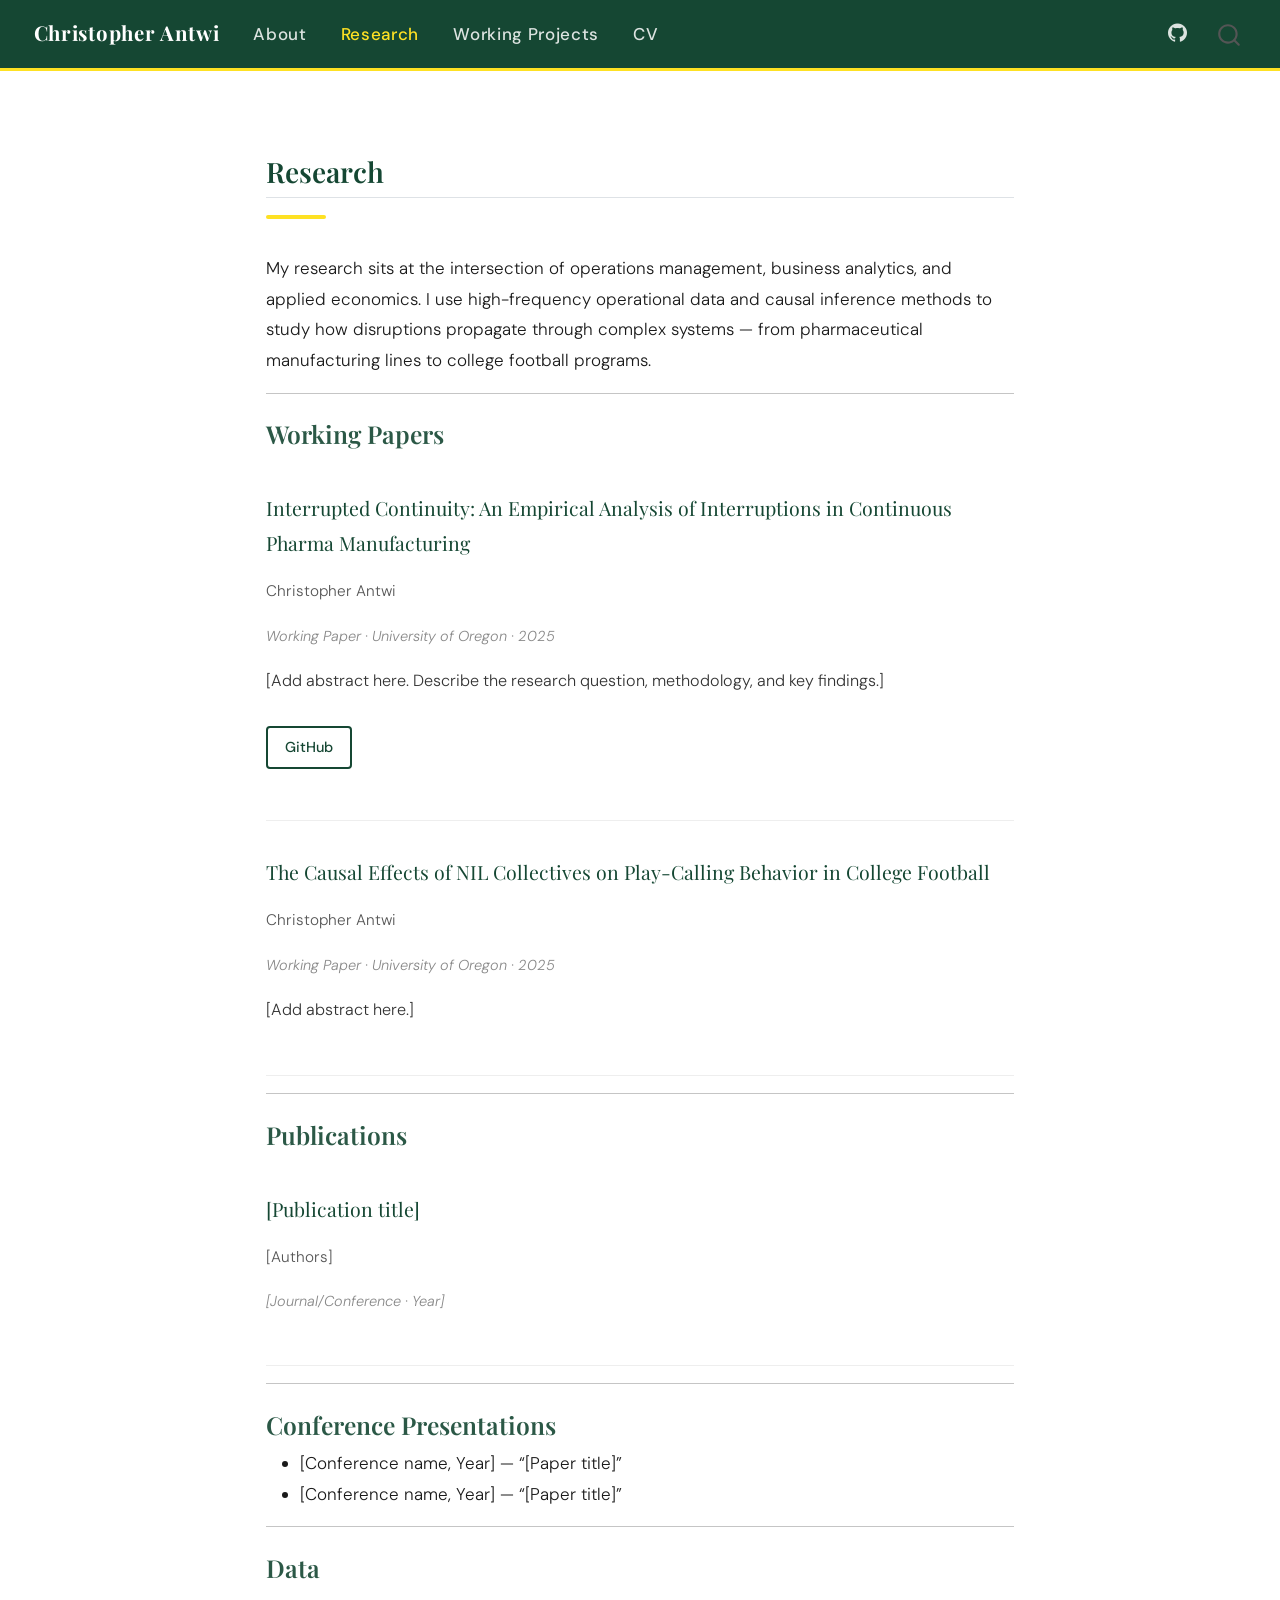
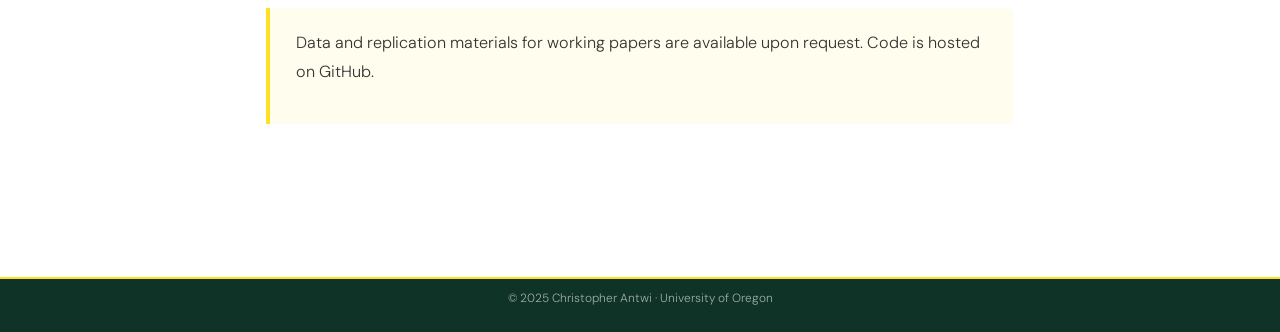
<file: docs/research.html>
<!DOCTYPE html>
<html xmlns="http://www.w3.org/1999/xhtml" lang="en" xml:lang="en"><head>

<meta charset="utf-8">
<meta name="generator" content="quarto-1.8.25">

<meta name="viewport" content="width=device-width, initial-scale=1.0, user-scalable=yes">


<title>Research – Christopher Antwi</title>
<style>
code{white-space: pre-wrap;}
span.smallcaps{font-variant: small-caps;}
div.columns{display: flex; gap: min(4vw, 1.5em);}
div.column{flex: auto; overflow-x: auto;}
div.hanging-indent{margin-left: 1.5em; text-indent: -1.5em;}
ul.task-list{list-style: none;}
ul.task-list li input[type="checkbox"] {
  width: 0.8em;
  margin: 0 0.8em 0.2em -1em; /* quarto-specific, see https://github.com/quarto-dev/quarto-cli/issues/4556 */ 
  vertical-align: middle;
}
</style>


<script src="site_libs/quarto-nav/quarto-nav.js"></script>
<script src="site_libs/quarto-nav/headroom.min.js"></script>
<script src="site_libs/clipboard/clipboard.min.js"></script>
<script src="site_libs/quarto-search/autocomplete.umd.js"></script>
<script src="site_libs/quarto-search/fuse.min.js"></script>
<script src="site_libs/quarto-search/quarto-search.js"></script>
<meta name="quarto:offset" content="./">
<link href="./images/favicon.ico" rel="icon">
<script src="site_libs/quarto-html/quarto.js" type="module"></script>
<script src="site_libs/quarto-html/tabsets/tabsets.js" type="module"></script>
<script src="site_libs/quarto-html/axe/axe-check.js" type="module"></script>
<script src="site_libs/quarto-html/popper.min.js"></script>
<script src="site_libs/quarto-html/tippy.umd.min.js"></script>
<script src="site_libs/quarto-html/anchor.min.js"></script>
<link href="site_libs/quarto-html/tippy.css" rel="stylesheet">
<link href="site_libs/quarto-html/quarto-syntax-highlighting-7b89279ff1a6dce999919e0e67d4d9ec.css" rel="stylesheet" id="quarto-text-highlighting-styles">
<script src="site_libs/bootstrap/bootstrap.min.js"></script>
<link href="site_libs/bootstrap/bootstrap-icons.css" rel="stylesheet">
<link href="site_libs/bootstrap/bootstrap-82390870c9e34b01e50a384bbddfbcf3.min.css" rel="stylesheet" append-hash="true" id="quarto-bootstrap" data-mode="light">
<script id="quarto-search-options" type="application/json">{
  "location": "navbar",
  "copy-button": false,
  "collapse-after": 3,
  "panel-placement": "end",
  "type": "overlay",
  "limit": 50,
  "keyboard-shortcut": [
    "f",
    "/",
    "s"
  ],
  "show-item-context": false,
  "language": {
    "search-no-results-text": "No results",
    "search-matching-documents-text": "matching documents",
    "search-copy-link-title": "Copy link to search",
    "search-hide-matches-text": "Hide additional matches",
    "search-more-match-text": "more match in this document",
    "search-more-matches-text": "more matches in this document",
    "search-clear-button-title": "Clear",
    "search-text-placeholder": "",
    "search-detached-cancel-button-title": "Cancel",
    "search-submit-button-title": "Submit",
    "search-label": "Search"
  }
}</script>
<style>html{ scroll-behavior: smooth; }</style>


<link rel="stylesheet" href="styles.css">
</head>

<body class="nav-fixed fullcontent quarto-light">

<div id="quarto-search-results"></div>
  <header id="quarto-header" class="headroom fixed-top">
    <nav class="navbar navbar-expand-lg " data-bs-theme="dark">
      <div class="navbar-container container-fluid">
      <div class="navbar-brand-container mx-auto">
    <a href="./index.html" class="navbar-brand navbar-brand-logo">
    </a>
    <a class="navbar-brand" href="./index.html">
    <span class="navbar-title">Christopher Antwi</span>
    </a>
  </div>
            <div id="quarto-search" class="" title="Search"></div>
          <button class="navbar-toggler" type="button" data-bs-toggle="collapse" data-bs-target="#navbarCollapse" aria-controls="navbarCollapse" role="menu" aria-expanded="false" aria-label="Toggle navigation" onclick="if (window.quartoToggleHeadroom) { window.quartoToggleHeadroom(); }">
  <span class="navbar-toggler-icon"></span>
</button>
          <div class="collapse navbar-collapse" id="navbarCollapse">
            <ul class="navbar-nav navbar-nav-scroll me-auto">
  <li class="nav-item">
    <a class="nav-link" href="./index.html"> 
<span class="menu-text">About</span></a>
  </li>  
  <li class="nav-item">
    <a class="nav-link active" href="./research.html" aria-current="page"> 
<span class="menu-text">Research</span></a>
  </li>  
  <li class="nav-item">
    <a class="nav-link" href="./projects.html"> 
<span class="menu-text">Working Projects</span></a>
  </li>  
  <li class="nav-item">
    <a class="nav-link" href="./cv.html"> 
<span class="menu-text">CV</span></a>
  </li>  
</ul>
            <ul class="navbar-nav navbar-nav-scroll ms-auto">
  <li class="nav-item compact">
    <a class="nav-link" href="https://github.com/Christopher-Antwi"> <i class="bi bi-github" role="img" aria-label="GitHub">
</i> 
<span class="menu-text"></span></a>
  </li>  
</ul>
          </div> <!-- /navcollapse -->
            <div class="quarto-navbar-tools">
</div>
      </div> <!-- /container-fluid -->
    </nav>
</header>
<!-- content -->
<div id="quarto-content" class="quarto-container page-columns page-rows-contents page-layout-article page-navbar">
<!-- sidebar -->
<!-- margin-sidebar -->
    
<!-- main -->
<main class="content" id="quarto-document-content">

<header id="title-block-header" class="quarto-title-block default">
<div class="quarto-title">
<h1 class="title">Research</h1>
</div>



<div class="quarto-title-meta">

    
  
    
  </div>
  


</header>


<section id="research" class="level2 page-content">
<h2 class="anchored" data-anchor-id="research">Research</h2>
<div class="section-divider">

</div>
<p>My research sits at the intersection of operations management, business analytics, and applied economics. I use high-frequency operational data and causal inference methods to study how disruptions propagate through complex systems — from pharmaceutical manufacturing lines to college football programs.</p>
<hr>
<section id="working-papers" class="level3">
<h3 class="anchored" data-anchor-id="working-papers">Working Papers</h3>
<div class="research-item">
<div class="paper-title">
<p>Interrupted Continuity: An Empirical Analysis of Interruptions in Continuous Pharma Manufacturing</p>
</div>
<div class="paper-authors">
<p>Christopher Antwi</p>
</div>
<div class="paper-venue">
<p>Working Paper · University of Oregon · 2025</p>
</div>
<div class="paper-abstract">
<p>[Add abstract here. Describe the research question, methodology, and key findings.]</p>
</div>
<p><a href="https://github.com/Christopher-Antwi/Interruption-Management-Analysis" class="btn-uo-outline" style="margin-top:0.8rem; font-size:0.85rem; padding:0.4rem 1rem;">GitHub</a></p>
</div>
<div class="research-item">
<div class="paper-title">
<p>The Causal Effects of NIL Collectives on Play-Calling Behavior in College Football</p>
</div>
<div class="paper-authors">
<p>Christopher Antwi</p>
</div>
<div class="paper-venue">
<p>Working Paper · University of Oregon · 2025</p>
</div>
<div class="paper-abstract">
<p>[Add abstract here.]</p>
</div>
</div>
<hr>
</section>
<section id="publications" class="level3">
<h3 class="anchored" data-anchor-id="publications">Publications</h3>
<div class="research-item">
<div class="paper-title">
<p>[Publication title]</p>
</div>
<div class="paper-authors">
<p>[Authors]</p>
</div>
<div class="paper-venue">
<p>[Journal/Conference · Year]</p>
</div>
</div>
<hr>
</section>
<section id="conference-presentations" class="level3">
<h3 class="anchored" data-anchor-id="conference-presentations">Conference Presentations</h3>
<ul>
<li>[Conference name, Year] — “[Paper title]”</li>
<li>[Conference name, Year] — “[Paper title]”</li>
</ul>
<hr>
</section>
<section id="data" class="level3">
<h3 class="anchored" data-anchor-id="data">Data</h3>
<div class="highlight-box">
<p>Data and replication materials for working papers are available upon request. Code is hosted on GitHub.</p>
</div>
</section>
</section>



</main> <!-- /main -->
<script id="quarto-html-after-body" type="application/javascript">
  window.document.addEventListener("DOMContentLoaded", function (event) {
    const icon = "";
    const anchorJS = new window.AnchorJS();
    anchorJS.options = {
      placement: 'right',
      icon: icon
    };
    anchorJS.add('.anchored');
    const isCodeAnnotation = (el) => {
      for (const clz of el.classList) {
        if (clz.startsWith('code-annotation-')) {                     
          return true;
        }
      }
      return false;
    }
    const onCopySuccess = function(e) {
      // button target
      const button = e.trigger;
      // don't keep focus
      button.blur();
      // flash "checked"
      button.classList.add('code-copy-button-checked');
      var currentTitle = button.getAttribute("title");
      button.setAttribute("title", "Copied!");
      let tooltip;
      if (window.bootstrap) {
        button.setAttribute("data-bs-toggle", "tooltip");
        button.setAttribute("data-bs-placement", "left");
        button.setAttribute("data-bs-title", "Copied!");
        tooltip = new bootstrap.Tooltip(button, 
          { trigger: "manual", 
            customClass: "code-copy-button-tooltip",
            offset: [0, -8]});
        tooltip.show();    
      }
      setTimeout(function() {
        if (tooltip) {
          tooltip.hide();
          button.removeAttribute("data-bs-title");
          button.removeAttribute("data-bs-toggle");
          button.removeAttribute("data-bs-placement");
        }
        button.setAttribute("title", currentTitle);
        button.classList.remove('code-copy-button-checked');
      }, 1000);
      // clear code selection
      e.clearSelection();
    }
    const getTextToCopy = function(trigger) {
      const outerScaffold = trigger.parentElement.cloneNode(true);
      const codeEl = outerScaffold.querySelector('code');
      for (const childEl of codeEl.children) {
        if (isCodeAnnotation(childEl)) {
          childEl.remove();
        }
      }
      return codeEl.innerText;
    }
    const clipboard = new window.ClipboardJS('.code-copy-button:not([data-in-quarto-modal])', {
      text: getTextToCopy
    });
    clipboard.on('success', onCopySuccess);
    if (window.document.getElementById('quarto-embedded-source-code-modal')) {
      const clipboardModal = new window.ClipboardJS('.code-copy-button[data-in-quarto-modal]', {
        text: getTextToCopy,
        container: window.document.getElementById('quarto-embedded-source-code-modal')
      });
      clipboardModal.on('success', onCopySuccess);
    }
      var localhostRegex = new RegExp(/^(?:http|https):\/\/localhost\:?[0-9]*\//);
      var mailtoRegex = new RegExp(/^mailto:/);
        var filterRegex = new RegExp('/' + window.location.host + '/');
      var isInternal = (href) => {
          return filterRegex.test(href) || localhostRegex.test(href) || mailtoRegex.test(href);
      }
      // Inspect non-navigation links and adorn them if external
     var links = window.document.querySelectorAll('a[href]:not(.nav-link):not(.navbar-brand):not(.toc-action):not(.sidebar-link):not(.sidebar-item-toggle):not(.pagination-link):not(.no-external):not([aria-hidden]):not(.dropdown-item):not(.quarto-navigation-tool):not(.about-link)');
      for (var i=0; i<links.length; i++) {
        const link = links[i];
        if (!isInternal(link.href)) {
          // undo the damage that might have been done by quarto-nav.js in the case of
          // links that we want to consider external
          if (link.dataset.originalHref !== undefined) {
            link.href = link.dataset.originalHref;
          }
        }
      }
    function tippyHover(el, contentFn, onTriggerFn, onUntriggerFn) {
      const config = {
        allowHTML: true,
        maxWidth: 500,
        delay: 100,
        arrow: false,
        appendTo: function(el) {
            return el.parentElement;
        },
        interactive: true,
        interactiveBorder: 10,
        theme: 'quarto',
        placement: 'bottom-start',
      };
      if (contentFn) {
        config.content = contentFn;
      }
      if (onTriggerFn) {
        config.onTrigger = onTriggerFn;
      }
      if (onUntriggerFn) {
        config.onUntrigger = onUntriggerFn;
      }
      window.tippy(el, config); 
    }
    const noterefs = window.document.querySelectorAll('a[role="doc-noteref"]');
    for (var i=0; i<noterefs.length; i++) {
      const ref = noterefs[i];
      tippyHover(ref, function() {
        // use id or data attribute instead here
        let href = ref.getAttribute('data-footnote-href') || ref.getAttribute('href');
        try { href = new URL(href).hash; } catch {}
        const id = href.replace(/^#\/?/, "");
        const note = window.document.getElementById(id);
        if (note) {
          return note.innerHTML;
        } else {
          return "";
        }
      });
    }
    const xrefs = window.document.querySelectorAll('a.quarto-xref');
    const processXRef = (id, note) => {
      // Strip column container classes
      const stripColumnClz = (el) => {
        el.classList.remove("page-full", "page-columns");
        if (el.children) {
          for (const child of el.children) {
            stripColumnClz(child);
          }
        }
      }
      stripColumnClz(note)
      if (id === null || id.startsWith('sec-')) {
        // Special case sections, only their first couple elements
        const container = document.createElement("div");
        if (note.children && note.children.length > 2) {
          container.appendChild(note.children[0].cloneNode(true));
          for (let i = 1; i < note.children.length; i++) {
            const child = note.children[i];
            if (child.tagName === "P" && child.innerText === "") {
              continue;
            } else {
              container.appendChild(child.cloneNode(true));
              break;
            }
          }
          if (window.Quarto?.typesetMath) {
            window.Quarto.typesetMath(container);
          }
          return container.innerHTML
        } else {
          if (window.Quarto?.typesetMath) {
            window.Quarto.typesetMath(note);
          }
          return note.innerHTML;
        }
      } else {
        // Remove any anchor links if they are present
        const anchorLink = note.querySelector('a.anchorjs-link');
        if (anchorLink) {
          anchorLink.remove();
        }
        if (window.Quarto?.typesetMath) {
          window.Quarto.typesetMath(note);
        }
        if (note.classList.contains("callout")) {
          return note.outerHTML;
        } else {
          return note.innerHTML;
        }
      }
    }
    for (var i=0; i<xrefs.length; i++) {
      const xref = xrefs[i];
      tippyHover(xref, undefined, function(instance) {
        instance.disable();
        let url = xref.getAttribute('href');
        let hash = undefined; 
        if (url.startsWith('#')) {
          hash = url;
        } else {
          try { hash = new URL(url).hash; } catch {}
        }
        if (hash) {
          const id = hash.replace(/^#\/?/, "");
          const note = window.document.getElementById(id);
          if (note !== null) {
            try {
              const html = processXRef(id, note.cloneNode(true));
              instance.setContent(html);
            } finally {
              instance.enable();
              instance.show();
            }
          } else {
            // See if we can fetch this
            fetch(url.split('#')[0])
            .then(res => res.text())
            .then(html => {
              const parser = new DOMParser();
              const htmlDoc = parser.parseFromString(html, "text/html");
              const note = htmlDoc.getElementById(id);
              if (note !== null) {
                const html = processXRef(id, note);
                instance.setContent(html);
              } 
            }).finally(() => {
              instance.enable();
              instance.show();
            });
          }
        } else {
          // See if we can fetch a full url (with no hash to target)
          // This is a special case and we should probably do some content thinning / targeting
          fetch(url)
          .then(res => res.text())
          .then(html => {
            const parser = new DOMParser();
            const htmlDoc = parser.parseFromString(html, "text/html");
            const note = htmlDoc.querySelector('main.content');
            if (note !== null) {
              // This should only happen for chapter cross references
              // (since there is no id in the URL)
              // remove the first header
              if (note.children.length > 0 && note.children[0].tagName === "HEADER") {
                note.children[0].remove();
              }
              const html = processXRef(null, note);
              instance.setContent(html);
            } 
          }).finally(() => {
            instance.enable();
            instance.show();
          });
        }
      }, function(instance) {
      });
    }
        let selectedAnnoteEl;
        const selectorForAnnotation = ( cell, annotation) => {
          let cellAttr = 'data-code-cell="' + cell + '"';
          let lineAttr = 'data-code-annotation="' +  annotation + '"';
          const selector = 'span[' + cellAttr + '][' + lineAttr + ']';
          return selector;
        }
        const selectCodeLines = (annoteEl) => {
          const doc = window.document;
          const targetCell = annoteEl.getAttribute("data-target-cell");
          const targetAnnotation = annoteEl.getAttribute("data-target-annotation");
          const annoteSpan = window.document.querySelector(selectorForAnnotation(targetCell, targetAnnotation));
          const lines = annoteSpan.getAttribute("data-code-lines").split(",");
          const lineIds = lines.map((line) => {
            return targetCell + "-" + line;
          })
          let top = null;
          let height = null;
          let parent = null;
          if (lineIds.length > 0) {
              //compute the position of the single el (top and bottom and make a div)
              const el = window.document.getElementById(lineIds[0]);
              top = el.offsetTop;
              height = el.offsetHeight;
              parent = el.parentElement.parentElement;
            if (lineIds.length > 1) {
              const lastEl = window.document.getElementById(lineIds[lineIds.length - 1]);
              const bottom = lastEl.offsetTop + lastEl.offsetHeight;
              height = bottom - top;
            }
            if (top !== null && height !== null && parent !== null) {
              // cook up a div (if necessary) and position it 
              let div = window.document.getElementById("code-annotation-line-highlight");
              if (div === null) {
                div = window.document.createElement("div");
                div.setAttribute("id", "code-annotation-line-highlight");
                div.style.position = 'absolute';
                parent.appendChild(div);
              }
              div.style.top = top - 2 + "px";
              div.style.height = height + 4 + "px";
              div.style.left = 0;
              let gutterDiv = window.document.getElementById("code-annotation-line-highlight-gutter");
              if (gutterDiv === null) {
                gutterDiv = window.document.createElement("div");
                gutterDiv.setAttribute("id", "code-annotation-line-highlight-gutter");
                gutterDiv.style.position = 'absolute';
                const codeCell = window.document.getElementById(targetCell);
                const gutter = codeCell.querySelector('.code-annotation-gutter');
                gutter.appendChild(gutterDiv);
              }
              gutterDiv.style.top = top - 2 + "px";
              gutterDiv.style.height = height + 4 + "px";
            }
            selectedAnnoteEl = annoteEl;
          }
        };
        const unselectCodeLines = () => {
          const elementsIds = ["code-annotation-line-highlight", "code-annotation-line-highlight-gutter"];
          elementsIds.forEach((elId) => {
            const div = window.document.getElementById(elId);
            if (div) {
              div.remove();
            }
          });
          selectedAnnoteEl = undefined;
        };
          // Handle positioning of the toggle
      window.addEventListener(
        "resize",
        throttle(() => {
          elRect = undefined;
          if (selectedAnnoteEl) {
            selectCodeLines(selectedAnnoteEl);
          }
        }, 10)
      );
      function throttle(fn, ms) {
      let throttle = false;
      let timer;
        return (...args) => {
          if(!throttle) { // first call gets through
              fn.apply(this, args);
              throttle = true;
          } else { // all the others get throttled
              if(timer) clearTimeout(timer); // cancel #2
              timer = setTimeout(() => {
                fn.apply(this, args);
                timer = throttle = false;
              }, ms);
          }
        };
      }
        // Attach click handler to the DT
        const annoteDls = window.document.querySelectorAll('dt[data-target-cell]');
        for (const annoteDlNode of annoteDls) {
          annoteDlNode.addEventListener('click', (event) => {
            const clickedEl = event.target;
            if (clickedEl !== selectedAnnoteEl) {
              unselectCodeLines();
              const activeEl = window.document.querySelector('dt[data-target-cell].code-annotation-active');
              if (activeEl) {
                activeEl.classList.remove('code-annotation-active');
              }
              selectCodeLines(clickedEl);
              clickedEl.classList.add('code-annotation-active');
            } else {
              // Unselect the line
              unselectCodeLines();
              clickedEl.classList.remove('code-annotation-active');
            }
          });
        }
    const findCites = (el) => {
      const parentEl = el.parentElement;
      if (parentEl) {
        const cites = parentEl.dataset.cites;
        if (cites) {
          return {
            el,
            cites: cites.split(' ')
          };
        } else {
          return findCites(el.parentElement)
        }
      } else {
        return undefined;
      }
    };
    var bibliorefs = window.document.querySelectorAll('a[role="doc-biblioref"]');
    for (var i=0; i<bibliorefs.length; i++) {
      const ref = bibliorefs[i];
      const citeInfo = findCites(ref);
      if (citeInfo) {
        tippyHover(citeInfo.el, function() {
          var popup = window.document.createElement('div');
          citeInfo.cites.forEach(function(cite) {
            var citeDiv = window.document.createElement('div');
            citeDiv.classList.add('hanging-indent');
            citeDiv.classList.add('csl-entry');
            var biblioDiv = window.document.getElementById('ref-' + cite);
            if (biblioDiv) {
              citeDiv.innerHTML = biblioDiv.innerHTML;
            }
            popup.appendChild(citeDiv);
          });
          return popup.innerHTML;
        });
      }
    }
  });
  </script>
</div> <!-- /content -->
<footer class="footer">
  <div class="nav-footer">
    <div class="nav-footer-left">
      &nbsp;
    </div>   
    <div class="nav-footer-center">
<p>© 2025 Christopher Antwi · University of Oregon</p>
</div>
    <div class="nav-footer-right">
      &nbsp;
    </div>
  </div>
</footer>




<script src="site_libs/quarto-html/zenscroll-min.js"></script>
</body></html>
</file>
<file: docs/site_libs/quarto-html/tippy.css>
.tippy-box[data-animation=fade][data-state=hidden]{opacity:0}[data-tippy-root]{max-width:calc(100vw - 10px)}.tippy-box{position:relative;background-color:#333;color:#fff;border-radius:4px;font-size:14px;line-height:1.4;white-space:normal;outline:0;transition-property:transform,visibility,opacity}.tippy-box[data-placement^=top]>.tippy-arrow{bottom:0}.tippy-box[data-placement^=top]>.tippy-arrow:before{bottom:-7px;left:0;border-width:8px 8px 0;border-top-color:initial;transform-origin:center top}.tippy-box[data-placement^=bottom]>.tippy-arrow{top:0}.tippy-box[data-placement^=bottom]>.tippy-arrow:before{top:-7px;left:0;border-width:0 8px 8px;border-bottom-color:initial;transform-origin:center bottom}.tippy-box[data-placement^=left]>.tippy-arrow{right:0}.tippy-box[data-placement^=left]>.tippy-arrow:before{border-width:8px 0 8px 8px;border-left-color:initial;right:-7px;transform-origin:center left}.tippy-box[data-placement^=right]>.tippy-arrow{left:0}.tippy-box[data-placement^=right]>.tippy-arrow:before{left:-7px;border-width:8px 8px 8px 0;border-right-color:initial;transform-origin:center right}.tippy-box[data-inertia][data-state=visible]{transition-timing-function:cubic-bezier(.54,1.5,.38,1.11)}.tippy-arrow{width:16px;height:16px;color:#333}.tippy-arrow:before{content:"";position:absolute;border-color:transparent;border-style:solid}.tippy-content{position:relative;padding:5px 9px;z-index:1}
</file>
<file: docs/site_libs/quarto-html/quarto-syntax-highlighting-7b89279ff1a6dce999919e0e67d4d9ec.css>
/* quarto syntax highlight colors */
:root {
  --quarto-hl-ot-color: #003B4F;
  --quarto-hl-at-color: #657422;
  --quarto-hl-ss-color: #20794D;
  --quarto-hl-an-color: #5E5E5E;
  --quarto-hl-fu-color: #4758AB;
  --quarto-hl-st-color: #20794D;
  --quarto-hl-cf-color: #003B4F;
  --quarto-hl-op-color: #5E5E5E;
  --quarto-hl-er-color: #AD0000;
  --quarto-hl-bn-color: #AD0000;
  --quarto-hl-al-color: #AD0000;
  --quarto-hl-va-color: #111111;
  --quarto-hl-bu-color: inherit;
  --quarto-hl-ex-color: inherit;
  --quarto-hl-pp-color: #AD0000;
  --quarto-hl-in-color: #5E5E5E;
  --quarto-hl-vs-color: #20794D;
  --quarto-hl-wa-color: #5E5E5E;
  --quarto-hl-do-color: #5E5E5E;
  --quarto-hl-im-color: #00769E;
  --quarto-hl-ch-color: #20794D;
  --quarto-hl-dt-color: #AD0000;
  --quarto-hl-fl-color: #AD0000;
  --quarto-hl-co-color: #5E5E5E;
  --quarto-hl-cv-color: #5E5E5E;
  --quarto-hl-cn-color: #8f5902;
  --quarto-hl-sc-color: #5E5E5E;
  --quarto-hl-dv-color: #AD0000;
  --quarto-hl-kw-color: #003B4F;
}

/* other quarto variables */
:root {
  --quarto-font-monospace: SFMono-Regular, Menlo, Monaco, Consolas, "Liberation Mono", "Courier New", monospace;
}

/* syntax highlight based on Pandoc's rules */
pre > code.sourceCode > span {
  color: #003B4F;
}

code.sourceCode > span {
  color: #003B4F;
}

div.sourceCode,
div.sourceCode pre.sourceCode {
  color: #003B4F;
}

/* Normal */
code span {
  color: #003B4F;
}

/* Alert */
code span.al {
  color: #AD0000;
  font-style: inherit;
}

/* Annotation */
code span.an {
  color: #5E5E5E;
  font-style: inherit;
}

/* Attribute */
code span.at {
  color: #657422;
  font-style: inherit;
}

/* BaseN */
code span.bn {
  color: #AD0000;
  font-style: inherit;
}

/* BuiltIn */
code span.bu {
  font-style: inherit;
}

/* ControlFlow */
code span.cf {
  color: #003B4F;
  font-weight: bold;
  font-style: inherit;
}

/* Char */
code span.ch {
  color: #20794D;
  font-style: inherit;
}

/* Constant */
code span.cn {
  color: #8f5902;
  font-style: inherit;
}

/* Comment */
code span.co {
  color: #5E5E5E;
  font-style: inherit;
}

/* CommentVar */
code span.cv {
  color: #5E5E5E;
  font-style: italic;
}

/* Documentation */
code span.do {
  color: #5E5E5E;
  font-style: italic;
}

/* DataType */
code span.dt {
  color: #AD0000;
  font-style: inherit;
}

/* DecVal */
code span.dv {
  color: #AD0000;
  font-style: inherit;
}

/* Error */
code span.er {
  color: #AD0000;
  font-style: inherit;
}

/* Extension */
code span.ex {
  font-style: inherit;
}

/* Float */
code span.fl {
  color: #AD0000;
  font-style: inherit;
}

/* Function */
code span.fu {
  color: #4758AB;
  font-style: inherit;
}

/* Import */
code span.im {
  color: #00769E;
  font-style: inherit;
}

/* Information */
code span.in {
  color: #5E5E5E;
  font-style: inherit;
}

/* Keyword */
code span.kw {
  color: #003B4F;
  font-weight: bold;
  font-style: inherit;
}

/* Operator */
code span.op {
  color: #5E5E5E;
  font-style: inherit;
}

/* Other */
code span.ot {
  color: #003B4F;
  font-style: inherit;
}

/* Preprocessor */
code span.pp {
  color: #AD0000;
  font-style: inherit;
}

/* SpecialChar */
code span.sc {
  color: #5E5E5E;
  font-style: inherit;
}

/* SpecialString */
code span.ss {
  color: #20794D;
  font-style: inherit;
}

/* String */
code span.st {
  color: #20794D;
  font-style: inherit;
}

/* Variable */
code span.va {
  color: #111111;
  font-style: inherit;
}

/* VerbatimString */
code span.vs {
  color: #20794D;
  font-style: inherit;
}

/* Warning */
code span.wa {
  color: #5E5E5E;
  font-style: italic;
}

.prevent-inlining {
  content: "</";
}

/*# sourceMappingURL=3944bc705cfaf4c80e56f77c5205168a.css.map */
</file>
<file: docs/styles.css>
/* Additional layout overrides */

/* Remove default Quarto page padding on hero */
.hero .container {
  max-width: 860px;
  margin: 0 auto;
}

/* Ensure full width hero */
#quarto-content > * {
  padding-top: 0 !important;
}

.quarto-title {
  display: none;
}

/* Smooth hover on nav links */
.navbar-nav .nav-link {
  padding: 0.5rem 1rem !important;
  border-radius: 4px;
  transition: color 0.2s ease, background-color 0.2s ease;
}

.navbar-nav .nav-link:hover {
  background-color: rgba(255,255,255,0.08);
}

/* Card tag fix — Quarto sometimes strips spans */
.card-tag {
  display: inline-block;
  background: rgba(254,225,35,0.2);
  color: #154733;
  font-size: 0.75rem;
  font-weight: 500;
  padding: 0.2rem 0.7rem;
  border-radius: 20px;
  margin-right: 0.4rem;
  margin-bottom: 0.8rem;
  border: 1px solid rgba(21,71,51,0.15);
}

/* Page content spacing */
.page-content h2:not(:first-child) {
  margin-top: 3rem;
}

/* Research item link */
.research-item .btn-uo-outline {
  margin-top: 0.8rem;
  font-size: 0.85rem;
  padding: 0.4rem 1rem;
}

/* Footer */
.nav-footer a {
  color: rgba(255,255,255,0.5) !important;
  transition: color 0.2s ease;
}

.nav-footer a:hover {
  color: #FEE123 !important;
}

/* Mobile responsive hero */
@media (max-width: 768px) {
  .hero h1 {
    font-size: 2.2rem;
  }

  .hero {
    padding: 4rem 1.5rem;
  }

  .cv-item {
    flex-direction: column;
    gap: 0.3rem !important;
  }

  .cv-year {
    min-width: unset !important;
  }
}
</file>
